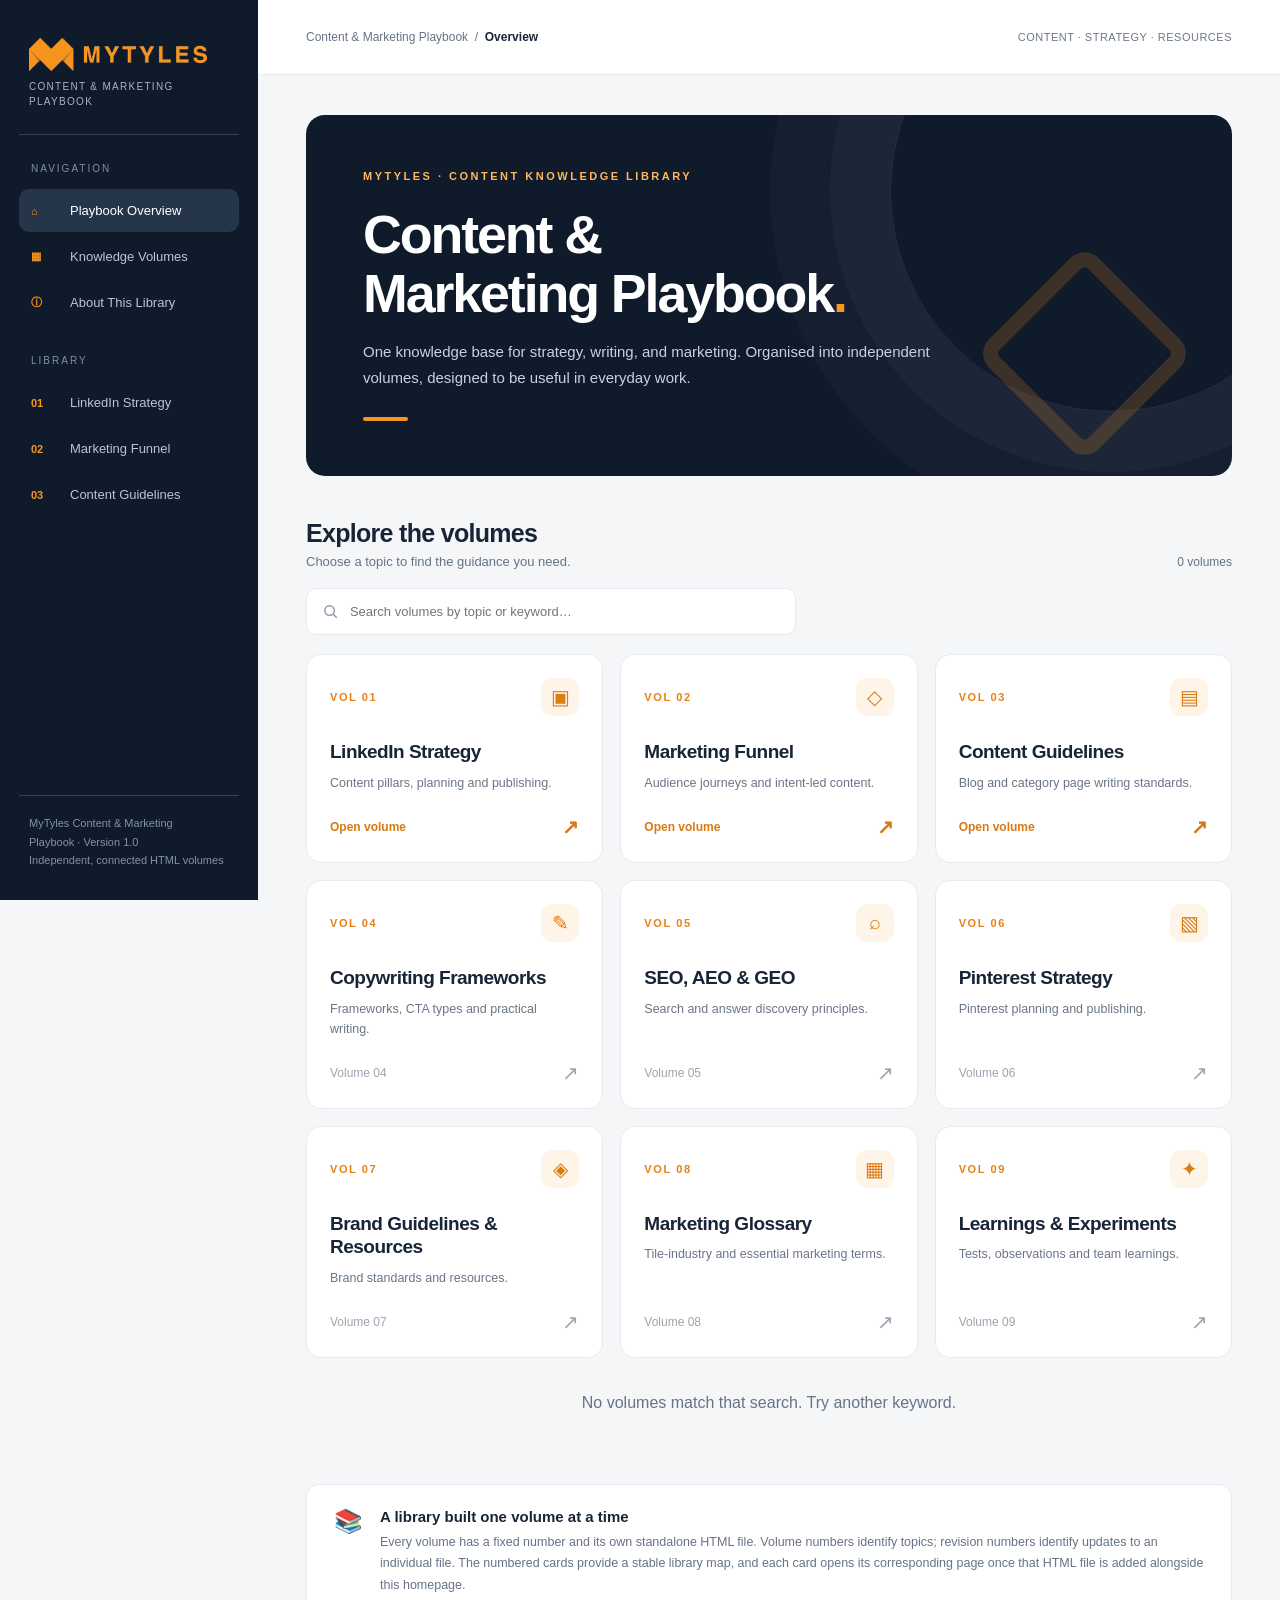
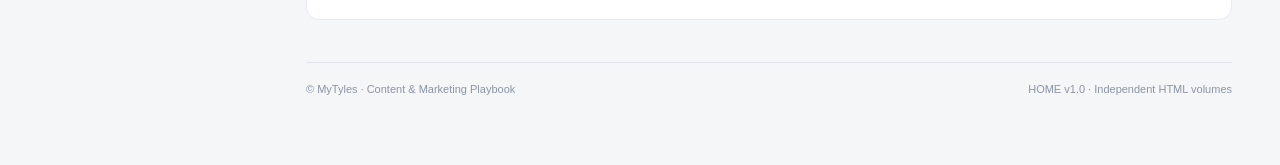
<file: index.html>
<!DOCTYPE html>

<html lang="en"><head><meta charset="utf-8"/><meta content="width=device-width,initial-scale=1" name="viewport"/><meta content="#0F1A2A" name="theme-color"/><title>MyTyles | Content &amp; Marketing Playbook</title><style>
:root{--navy:#0f1a2a;--navy2:#17283d;--orange:#f89521;--ink:#182437;--muted:#667386;--line:#e8ebf0;--bg:#f5f6f8}*{box-sizing:border-box}html{scroll-behavior:smooth}body{margin:0;background:var(--bg);color:var(--ink);font-family:'Outfit','Montserrat',Inter,'Segoe UI',Arial,sans-serif}button,input{font:inherit}a{color:inherit;text-decoration:none}.shell{display:grid;grid-template-columns:258px minmax(0,1fr);min-height:100vh}.side{background:var(--navy);color:#e5eaf1;padding:30px 19px;position:sticky;top:0;height:100vh;display:flex;flex-direction:column}.brand{display:flex;gap:11px;align-items:center;padding:4px 8px 26px;border-bottom:1px solid #344055}.brandmark{width:36px;height:36px;border-radius:11px;background:var(--orange);display:grid;place-items:center;color:var(--navy);font-weight:900;font-size:22px}.brand strong{display:block;font-size:21px;letter-spacing:-.7px}.brand small{font-size:9px;color:#a8b5c6;letter-spacing:1.25px;line-height:1.45;display:block;margin-top:3px}.navlabel{font-size:10px;color:#8192a7;letter-spacing:2px;margin:28px 12px 12px;text-transform:uppercase}.nav a{display:flex;align-items:center;gap:11px;border-radius:10px;padding:13px 12px;color:#b9c6d6;font-size:13px;margin:3px 0}.nav a:hover,.nav a.active{background:#26364a;color:#fff}.nav .num{color:var(--orange);font-weight:800;font-size:11px;width:28px}.foot{margin-top:auto;padding:18px 10px 0;border-top:1px solid #344055;color:#8292a6;font-size:11px;line-height:1.7}.main{min-width:0}.top{height:75px;background:white;border-bottom:1px solid var(--line);display:flex;align-items:center;justify-content:space-between;padding:0 48px;gap:15px}.crumb{font-size:12px;color:var(--muted)}.crumb b{color:var(--ink)}.topright{font-size:11px;color:#6b788b;letter-spacing:.5px}.content{max-width:1300px;margin:auto;padding:40px 48px 70px}.hero{background:var(--navy);color:white;border-radius:19px;padding:55px 57px;position:relative;overflow:hidden;min-height:320px}.hero:before{content:"";position:absolute;width:440px;height:440px;border:1px solid #ffffff19;border-radius:50%;right:-100px;top:-145px;box-shadow:0 0 0 60px #ffffff08,0 0 0 120px #ffffff06}.hero:after{content:"";position:absolute;right:70px;bottom:45px;width:125px;height:125px;border:15px solid #f8952130;transform:rotate(45deg);border-radius:20px}.eyebrow{font-size:11px;letter-spacing:2.5px;color:#ffb65e;font-weight:750}.hero h1{font-size:clamp(35px,4.2vw,57px);letter-spacing:-2.1px;line-height:1.09;max-width:670px;margin:23px 0 17px;font-weight:750;position:relative;z-index:1}.hero p{color:#c8d3e1;font-size:15px;line-height:1.7;max-width:580px;margin:0;position:relative;z-index:1}.herobar{width:45px;height:4px;background:var(--orange);border-radius:3px;margin-top:27px}.sectionhead{display:flex;justify-content:space-between;align-items:end;gap:20px;margin:43px 0 19px}.sectionhead h2{font-size:25px;letter-spacing:-.7px;margin:0 0 6px}.sectionhead p{font-size:13px;color:var(--muted);margin:0}.count{font-size:12px;color:var(--muted);white-space:nowrap}.toolbar{display:flex;align-items:center;gap:12px;margin-bottom:19px}.search{display:flex;align-items:center;gap:11px;background:white;border:1px solid var(--line);border-radius:10px;padding:0 15px;max-width:490px;flex:1}.search svg{width:18px;color:#8b96a6}.search input{border:0;outline:0;width:100%;padding:15px 0;background:transparent;font-size:13px}.clear{border:0;background:none;color:#6a7585;cursor:pointer;padding:8px}.grid{display:grid;grid-template-columns:repeat(3,minmax(0,1fr));gap:17px}.tile{background:#fff;border:1px solid #e7eaf0;border-radius:15px;padding:23px;min-height:205px;display:flex;flex-direction:column;transition:transform .18s,border-color .18s,box-shadow .18s}.tile.available:hover{transform:translateY(-4px);border-color:#f8ba76;box-shadow:0 12px 30px #17283d13}.tile-top{display:flex;align-items:center;justify-content:space-between}.vol{color:#e78115;font-size:11px;letter-spacing:1.6px;font-weight:800}.glyph{width:38px;height:38px;border-radius:11px;background:#fff4e8;display:grid;place-items:center;color:#dc7c12;font-size:20px}.tile h3{font-size:19px;line-height:1.25;letter-spacing:-.5px;margin:24px 0 9px}.tile p{font-size:12.5px;color:#697587;line-height:1.6;margin:0 0 22px}.tile-bottom{margin-top:auto;display:flex;align-items:center;justify-content:space-between;color:#d77a15;font-size:12px;font-weight:700}.tile:not(.available) .tile-bottom{color:#9ba4af;font-weight:500}.tile:not(.available){cursor:default}.tile:focus-visible,.nav a:focus-visible{outline:3px solid var(--orange);outline-offset:3px}.tile-bottom span:last-child{font-size:20px}.empty{padding:36px;text-align:center;color:var(--muted);display:none}.note{margin-top:36px;background:#fff;border:1px solid var(--line);border-radius:13px;padding:23px 27px;display:flex;gap:17px;align-items:start}.noteicon{font-size:23px}.note h3{font-size:15px;margin:0 0 7px}.note p{font-size:12.5px;line-height:1.7;color:var(--muted);margin:0}.bottom{margin-top:42px;padding-top:20px;border-top:1px solid #e1e5ea;display:flex;justify-content:space-between;gap:15px;color:#8a95a5;font-size:11px}.mobiletop{display:none}@media(max-width:1050px){.grid{grid-template-columns:repeat(2,minmax(0,1fr))}.content{padding:30px}.top{padding:0 30px}}@media(max-width:720px){.shell{display:block}.side{display:none}.mobiletop{display:flex;align-items:center;gap:10px;background:var(--navy);color:#fff;padding:14px 20px}.mobiletop .brandmark{width:29px;height:29px;font-size:18px}.top{height:54px;padding:0 20px}.content{padding:20px 16px 45px}.hero{padding:34px 25px;min-height:285px}.hero h1{font-size:38px}.hero:after{right:-15px;bottom:-10px}.grid{grid-template-columns:1fr}.tile{min-height:180px}.sectionhead{margin-top:32px}.bottom{flex-direction:column}.topright{display:none}}
</style><style>.brand{display:block;padding:8px 10px 25px}.brand .home-logo{display:block;width:178px;height:auto;max-height:70px;object-fit:contain;object-position:left center;margin-bottom:8px}.brand small{font-size:10px;letter-spacing:1.3px;line-height:1.5}.nav a{min-height:43px}</style></head><body><div class="shell"><aside class="side"><div class="brand"><img alt="MyTyles official logo" class="home-logo" src="mytyles-logo.png"/><small>CONTENT &amp; MARKETING PLAYBOOK</small></div><div class="navlabel">Navigation</div><nav class="nav"><a class="active" href="#top"><span class="num">⌂</span>Playbook Overview</a><a class="" href="#volumes"><span class="num">▦</span>Knowledge Volumes</a><a class="" href="#about"><span class="num">ⓘ</span>About This Library</a></nav><div class="navlabel">Library</div><nav aria-label="Available volumes" class="nav" data-library-home-list=""></nav><div class="foot">MyTyles Content &amp; Marketing<br/>Playbook · Version 1.0<br/>Independent, connected HTML volumes</div></aside><main class="main"><div class="mobiletop"><div class="brandmark">M</div><strong>MyTyles <span style="font-weight:400;color:#aab6c5">/ Playbook</span></strong></div><header class="top"><div class="crumb">Content &amp; Marketing Playbook  /  <b>Overview</b></div><div class="topright">CONTENT · STRATEGY · RESOURCES</div></header><div class="content"><section class="hero" id="top"><div class="eyebrow">MYTYLES · CONTENT KNOWLEDGE LIBRARY</div><h1>Content &amp;<br/>Marketing Playbook<span style="color:var(--orange)">.</span></h1><p>One knowledge base for strategy, writing, and marketing. Organised into independent volumes, designed to be useful in everyday work.</p><div class="herobar"></div></section><section id="volumes"><div class="sectionhead"><div><h2>Explore the volumes</h2><p>Choose a topic to find the guidance you need.</p></div><div class="count" id="counter">10 volumes</div></div><div class="toolbar"><label class="search"><svg fill="none" stroke="currentColor" stroke-width="2" viewbox="0 0 24 24"><circle cx="10.8" cy="10.8" r="6.8"></circle><path d="m16 16 5 5"></path></svg><input aria-label="Search volumes" id="search" placeholder="Search volumes by topic or keyword…" type="search"/><button aria-label="Clear search" class="clear" hidden="" id="clear">×</button></label></div><div class="grid" data-library-cards="" id="grid"></div><div class="empty" id="empty">No volumes match that search. Try another keyword.</div></section><section class="note" id="about"><div class="noteicon">📚</div><div><h3>A library built one volume at a time</h3><p>Every volume has a fixed number and its own standalone HTML file. Volume numbers identify topics; revision numbers identify updates to an individual file. The numbered cards provide a stable library map, and each card opens its corresponding page once that HTML file is added alongside this homepage.</p></div></section><footer class="bottom"><span>© MyTyles · Content &amp; Marketing Playbook</span><span>HOME v1.0 · Independent HTML volumes</span></footer></div></main></div><script>const input=document.getElementById('search'),cards=[...document.querySelectorAll('.tile')],counter=document.getElementById('counter'),empty=document.getElementById('empty'),clear=document.getElementById('clear');function filter(){let q=input.value.trim().toLowerCase(),n=0;cards.forEach(c=>{let match=(c.textContent+' '+c.dataset.search).toLowerCase().includes(q);c.hidden=!match;if(match)n++});counter.textContent=n+' '+(n===1?'volume':'volumes');empty.style.display=n?'none':'block';clear.hidden=!q}input.addEventListener('input',filter);clear.addEventListener('click',()=>{input.value='';filter();input.focus()});filter();</script><script src="volumes.js"></script><script src="playbook.js"></script></body></html>
</file>
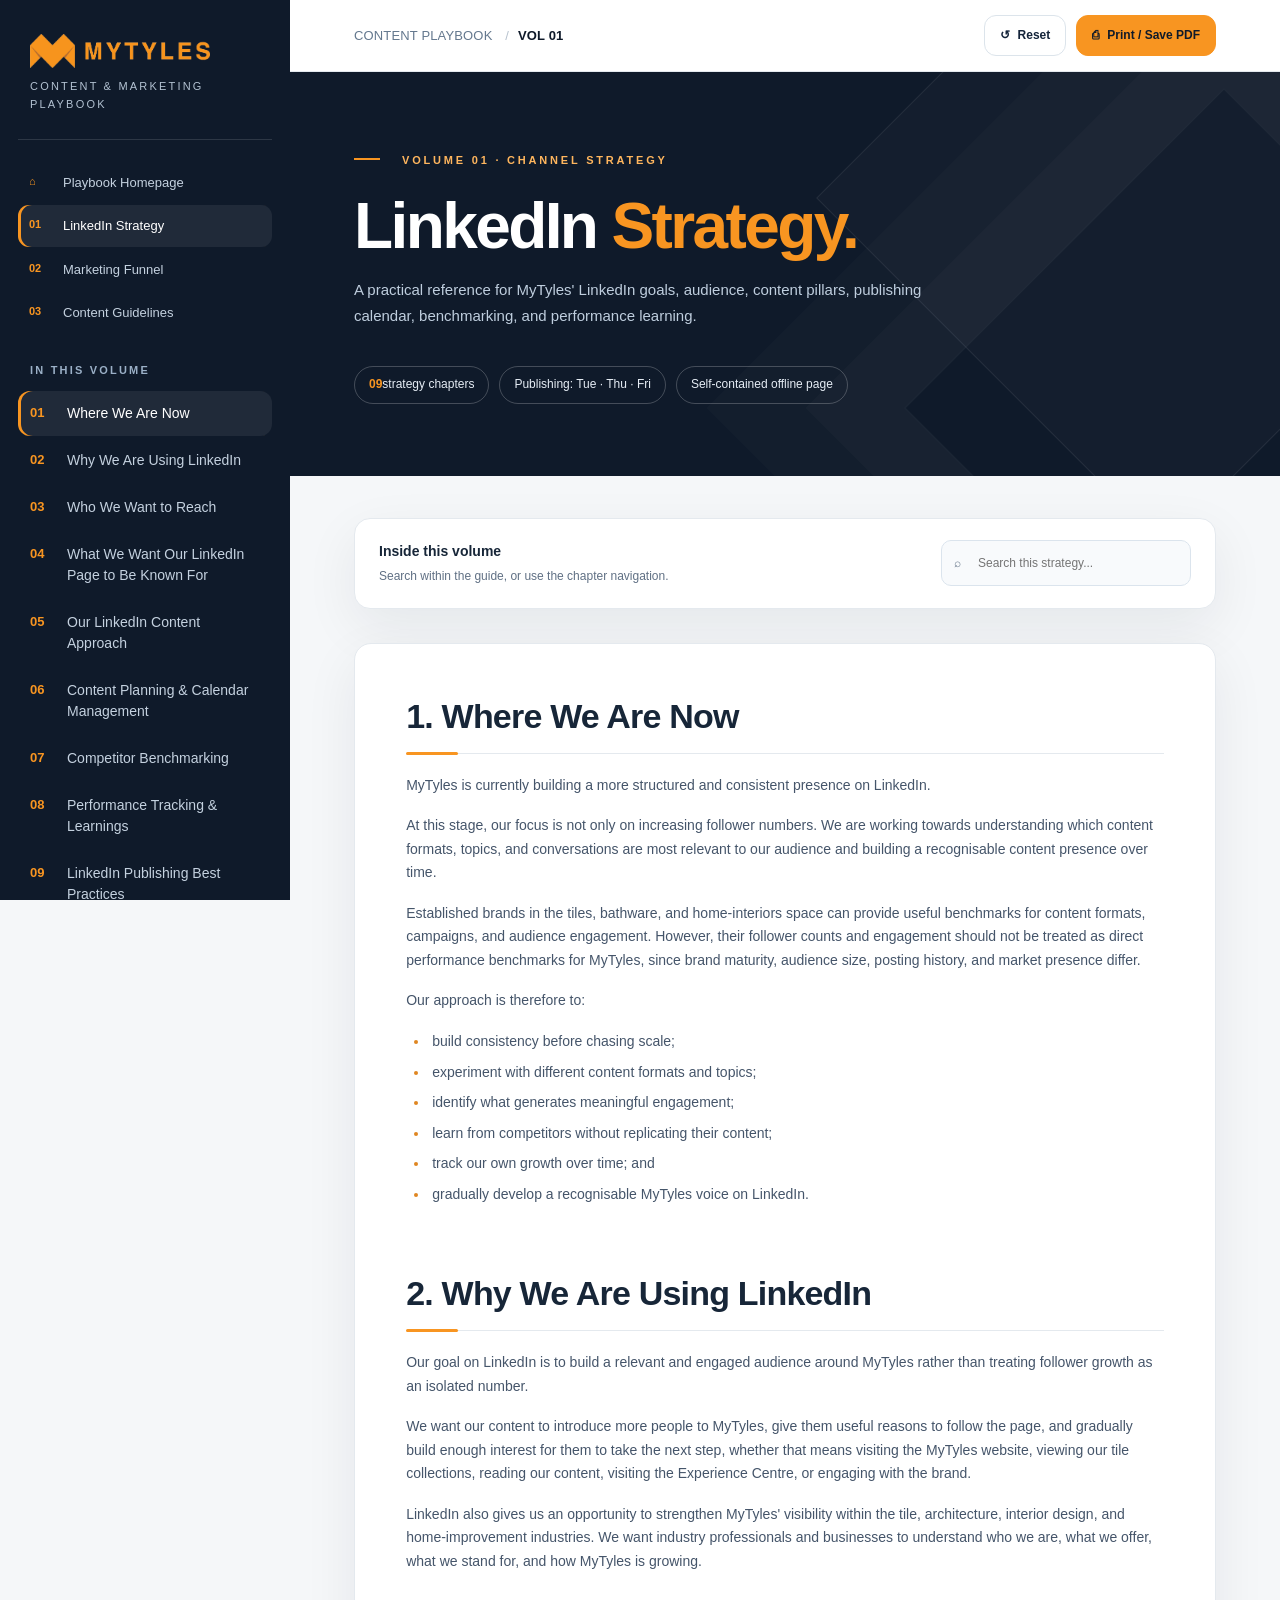
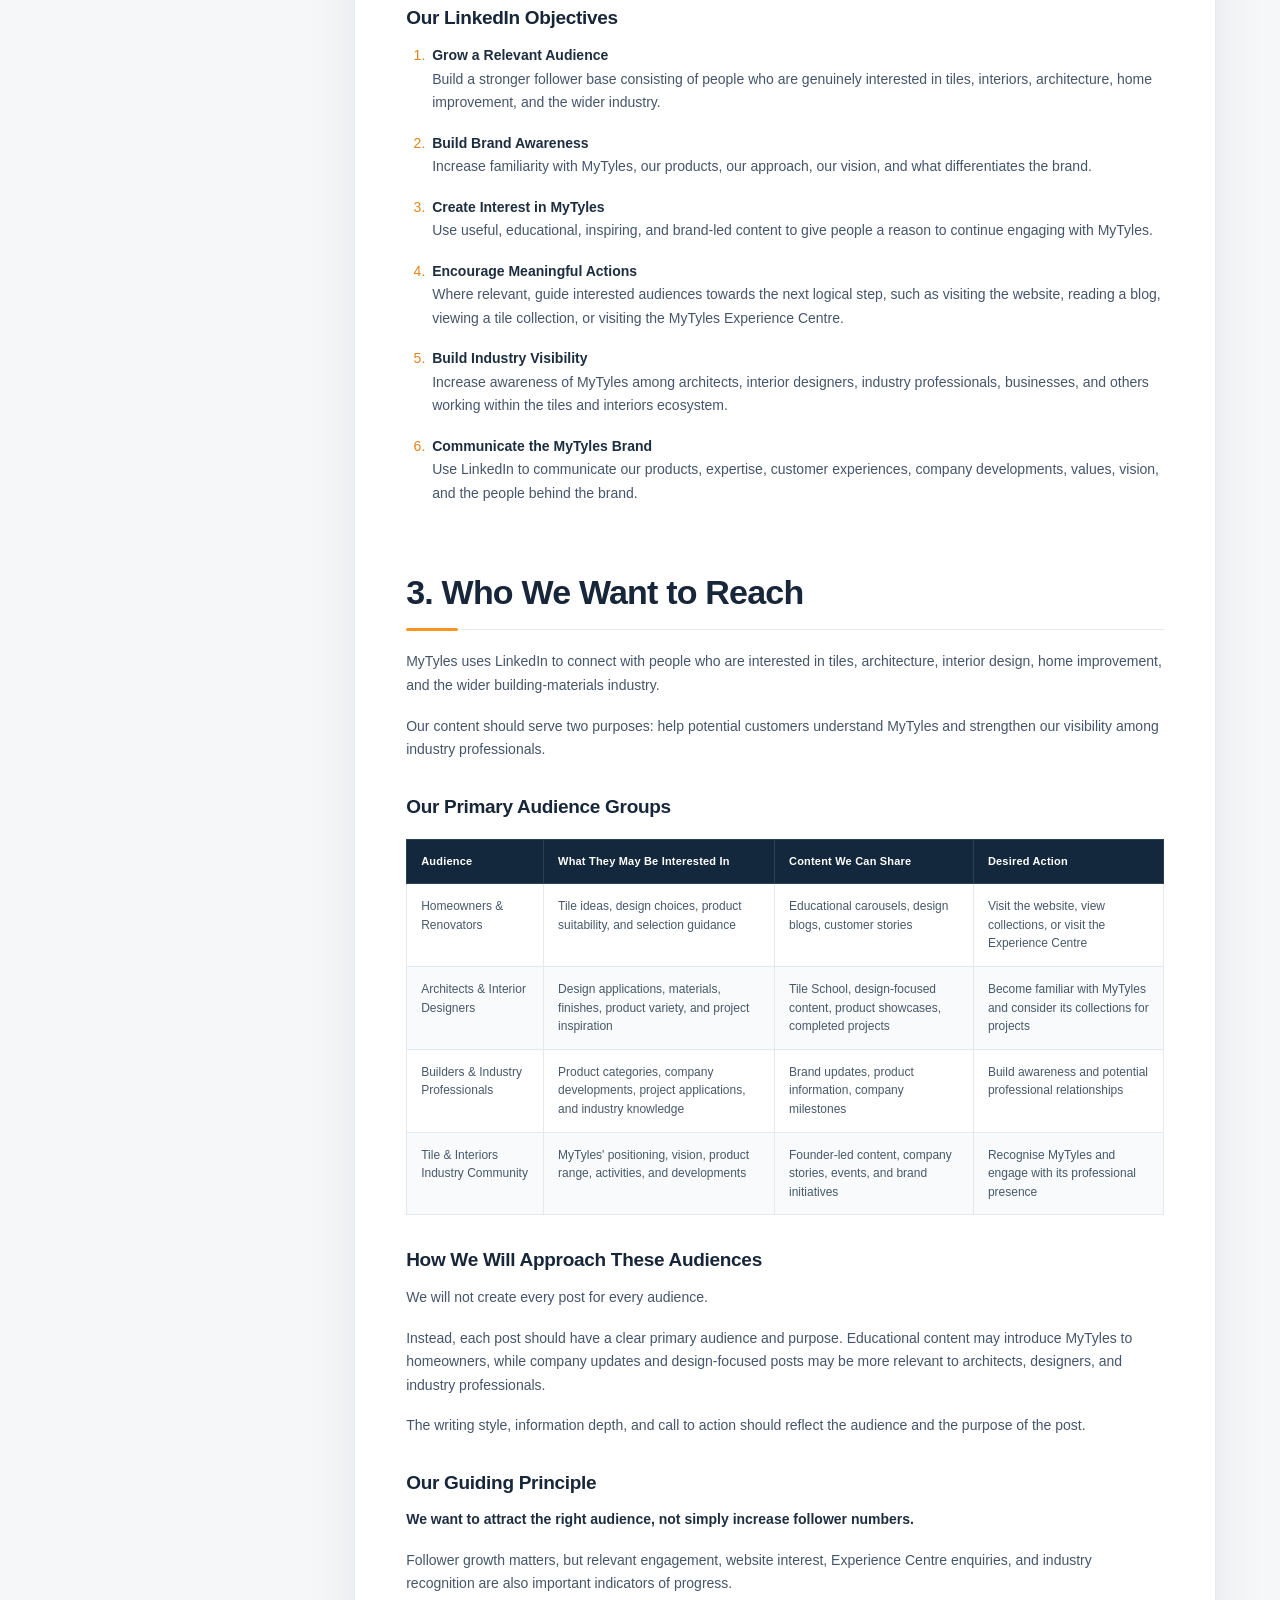
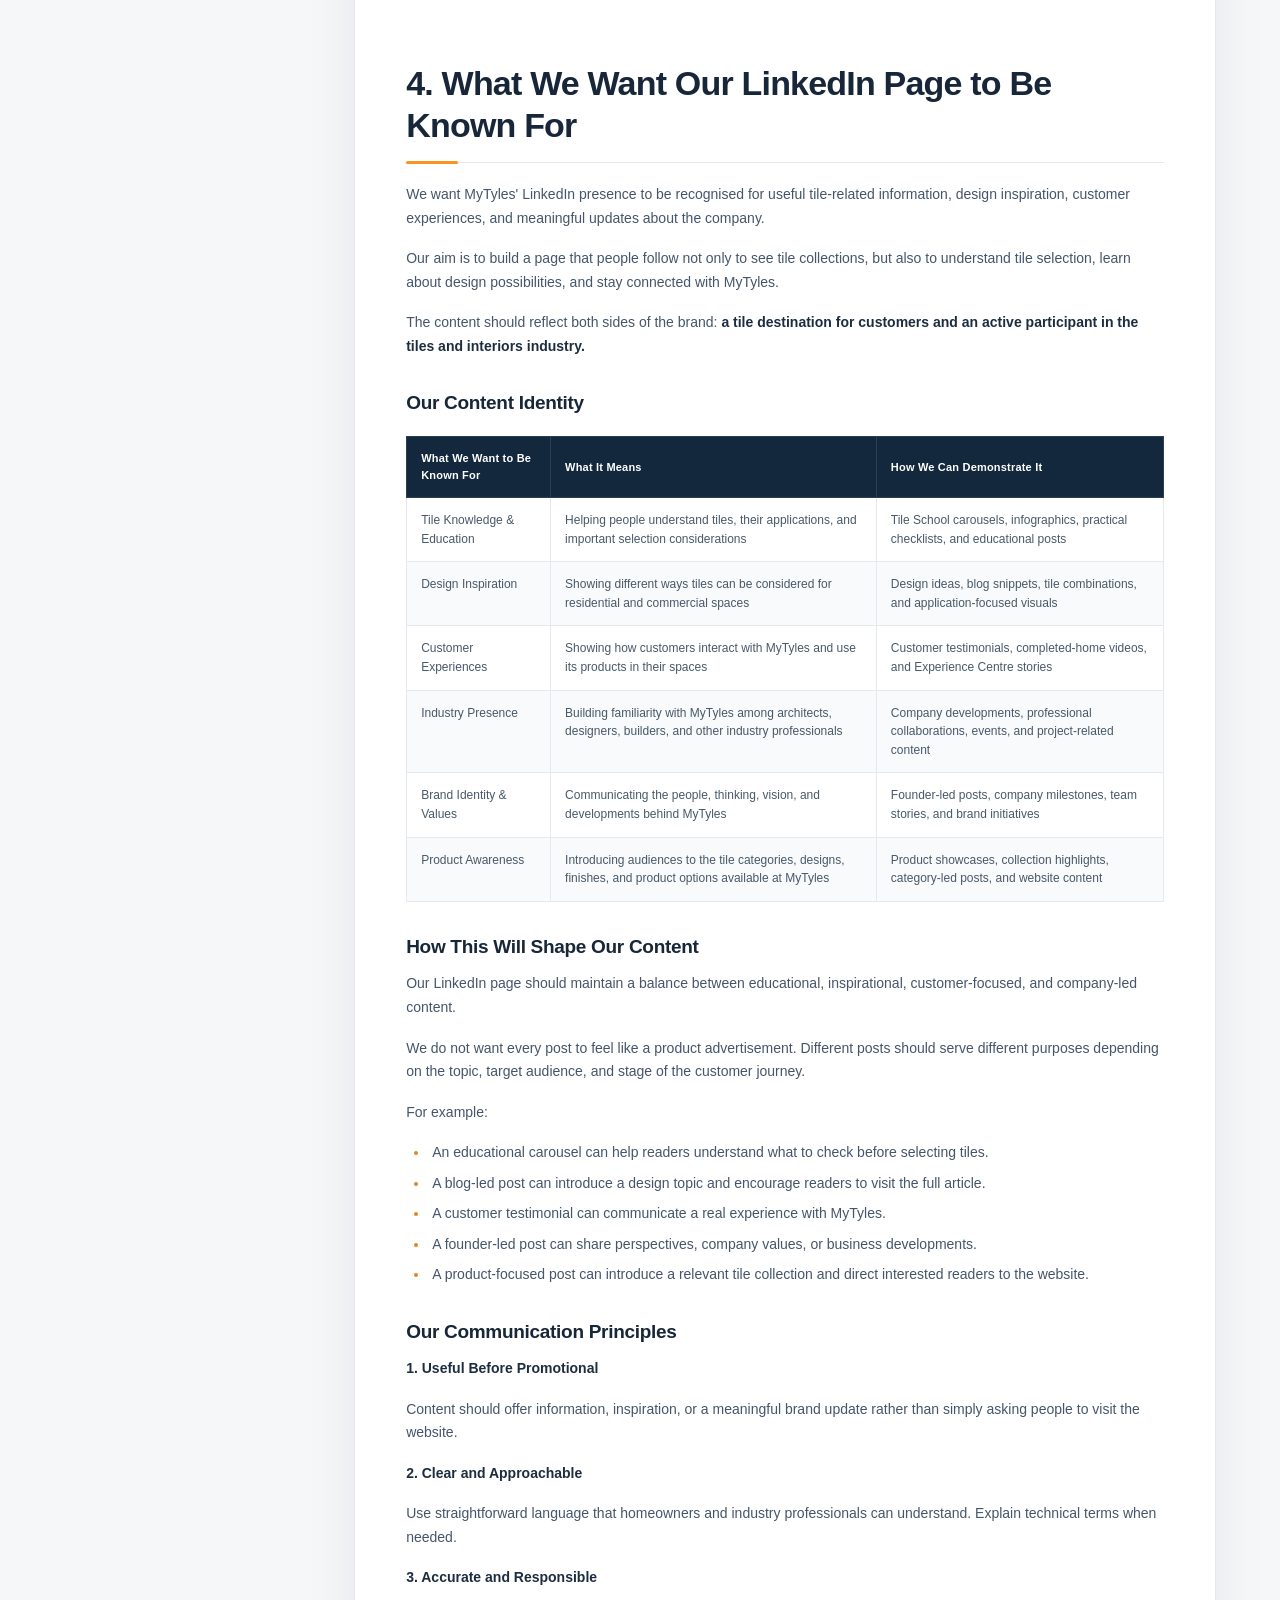
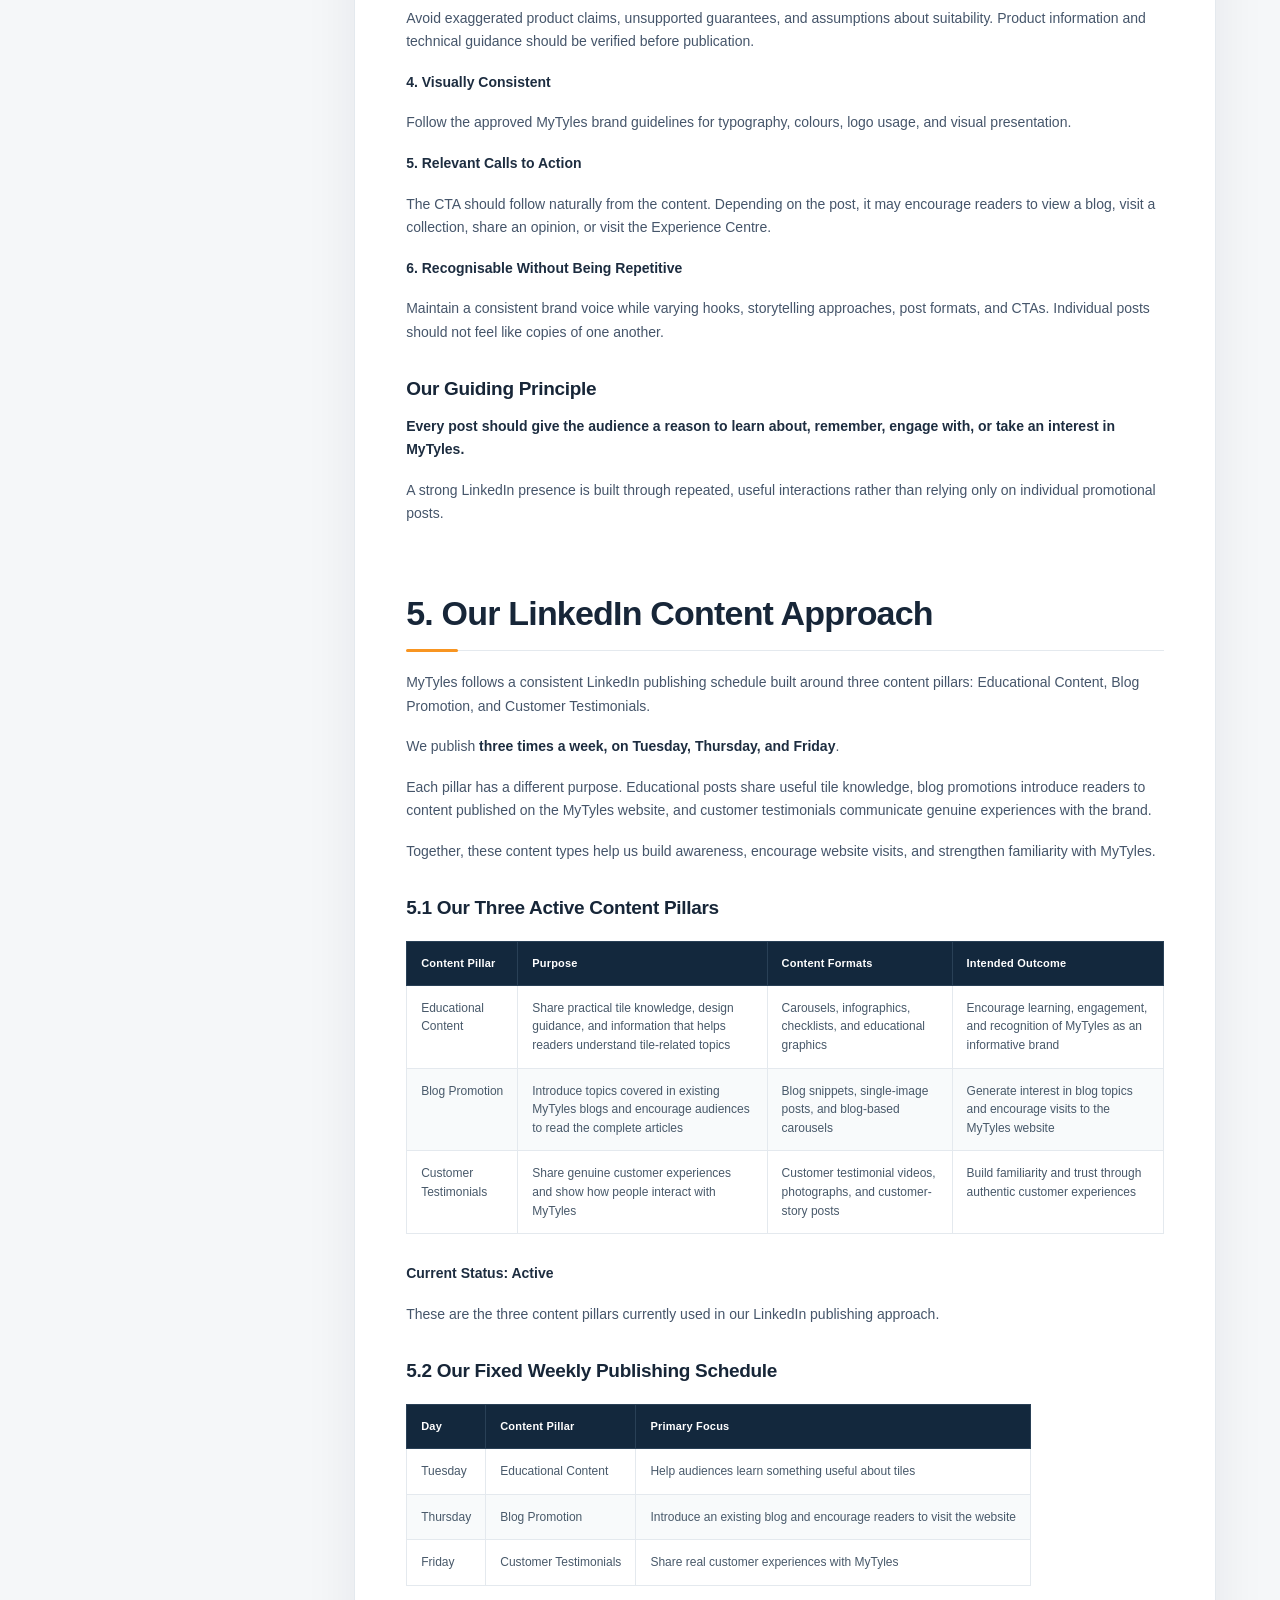
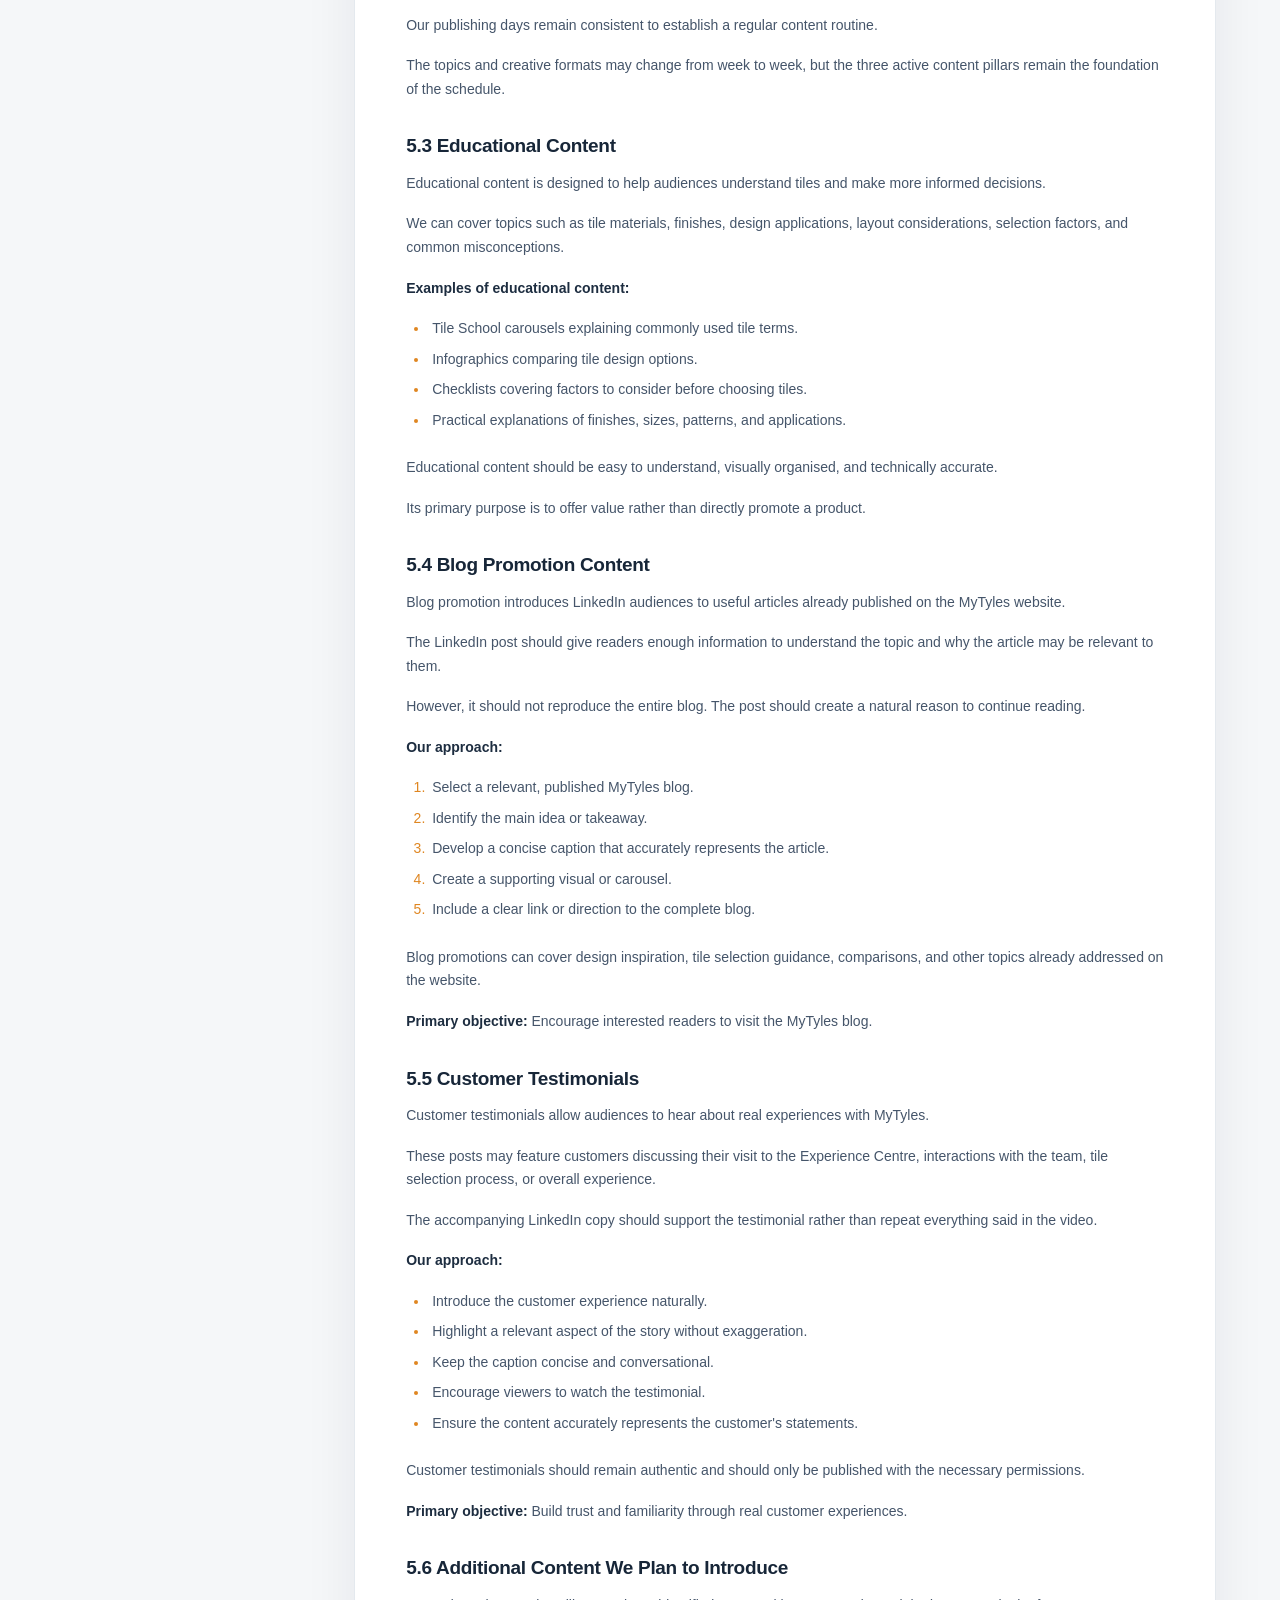
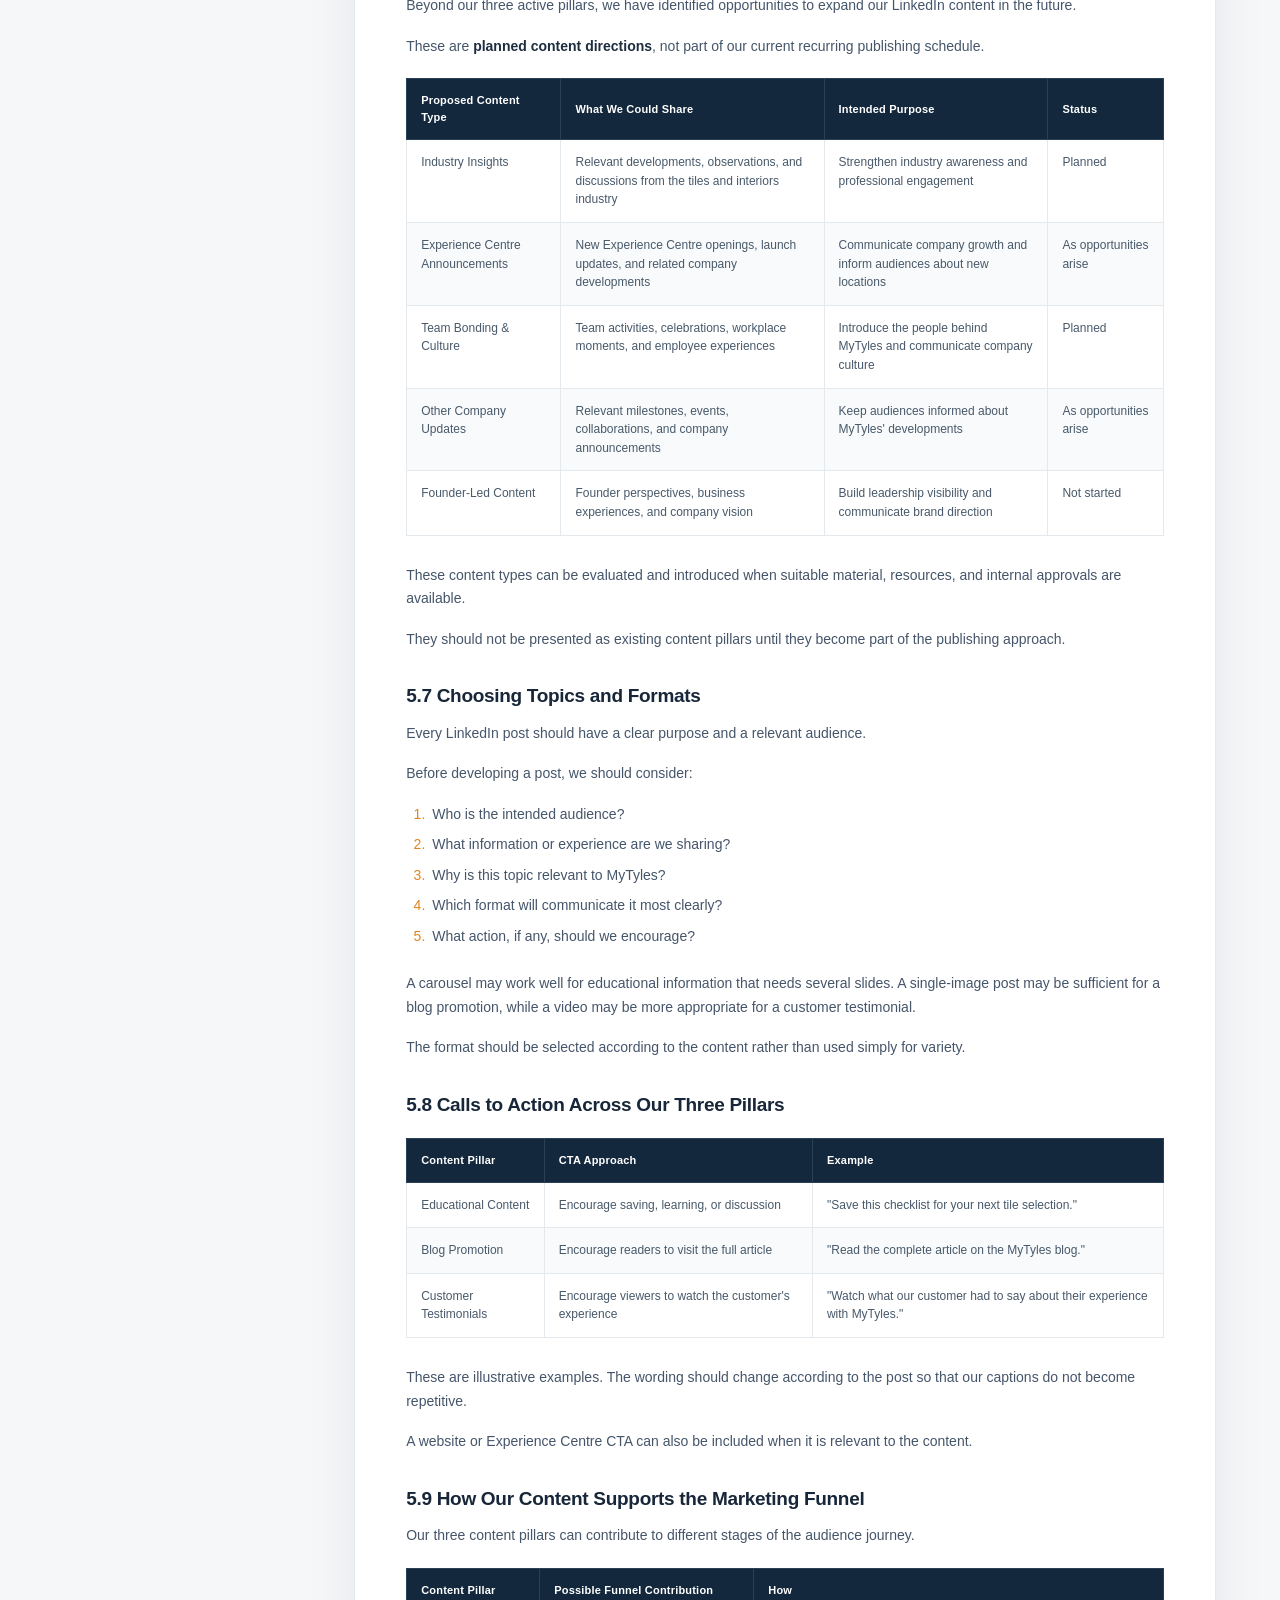
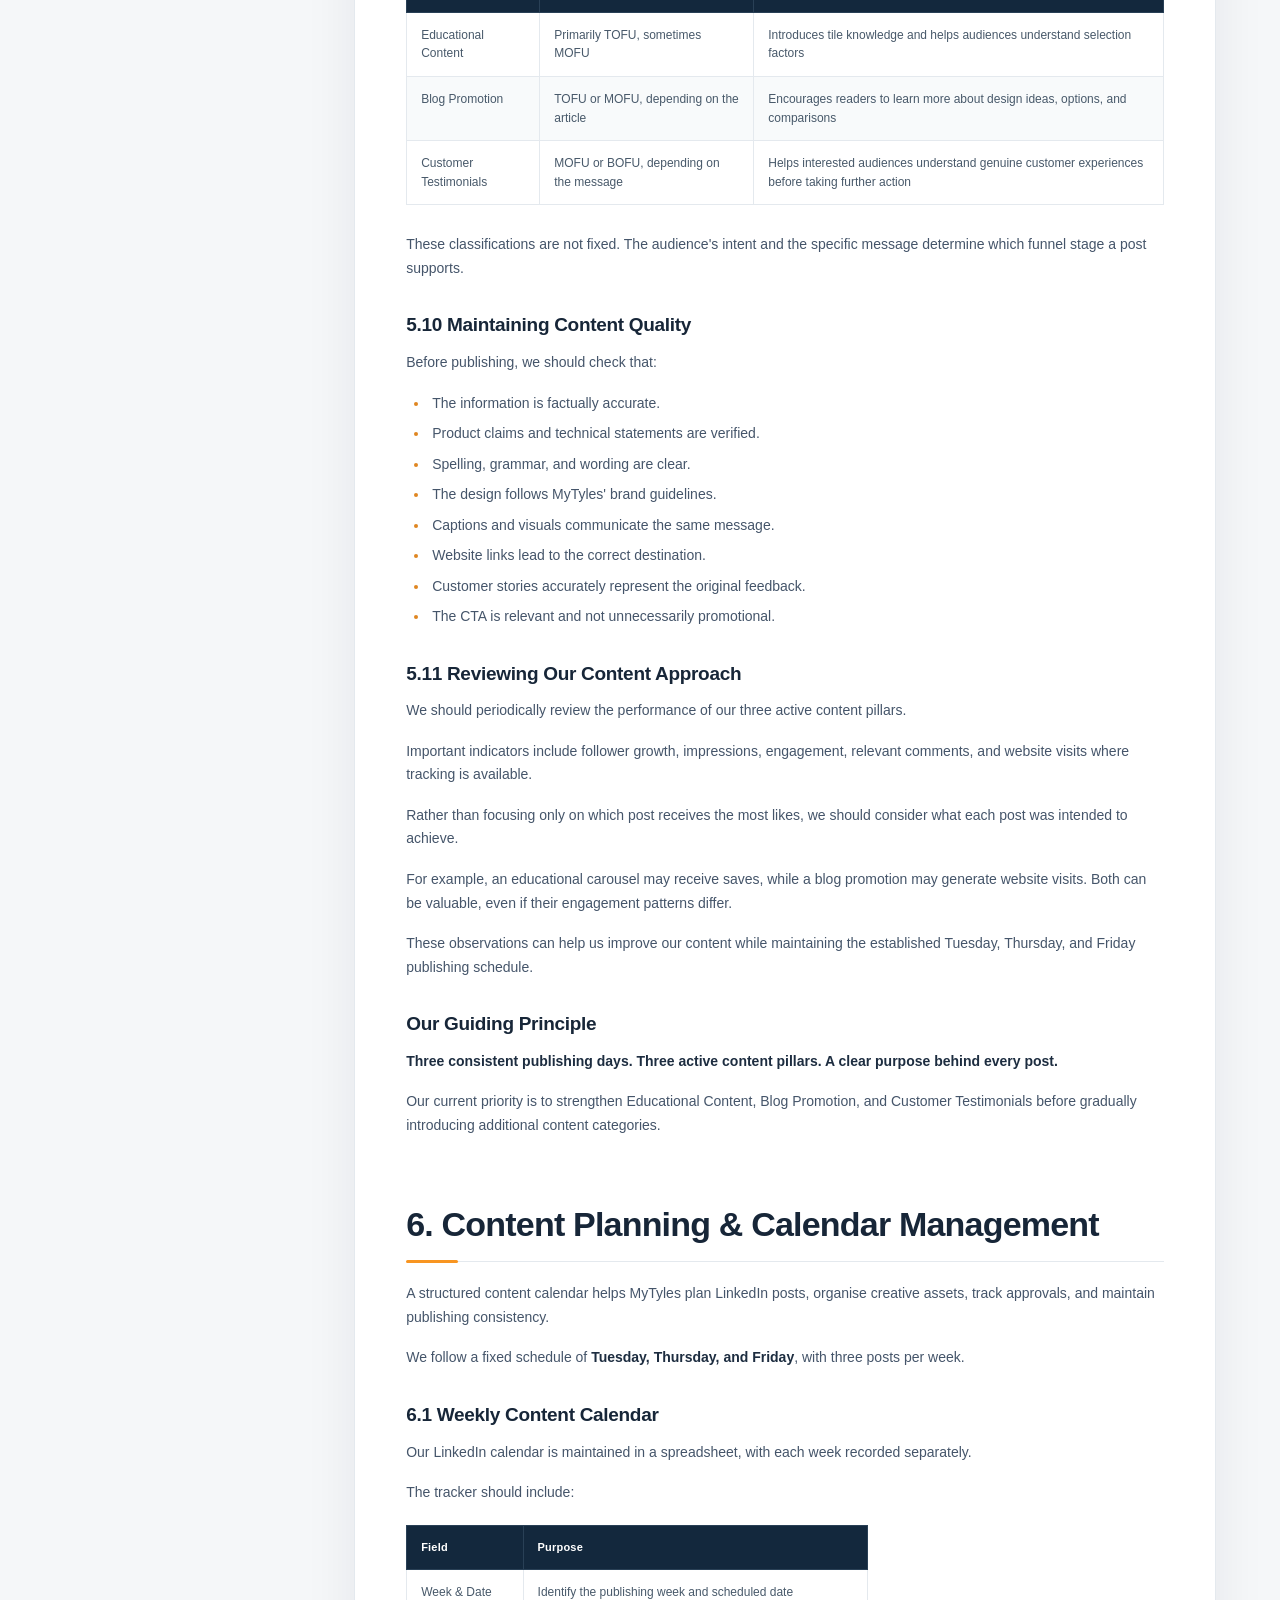
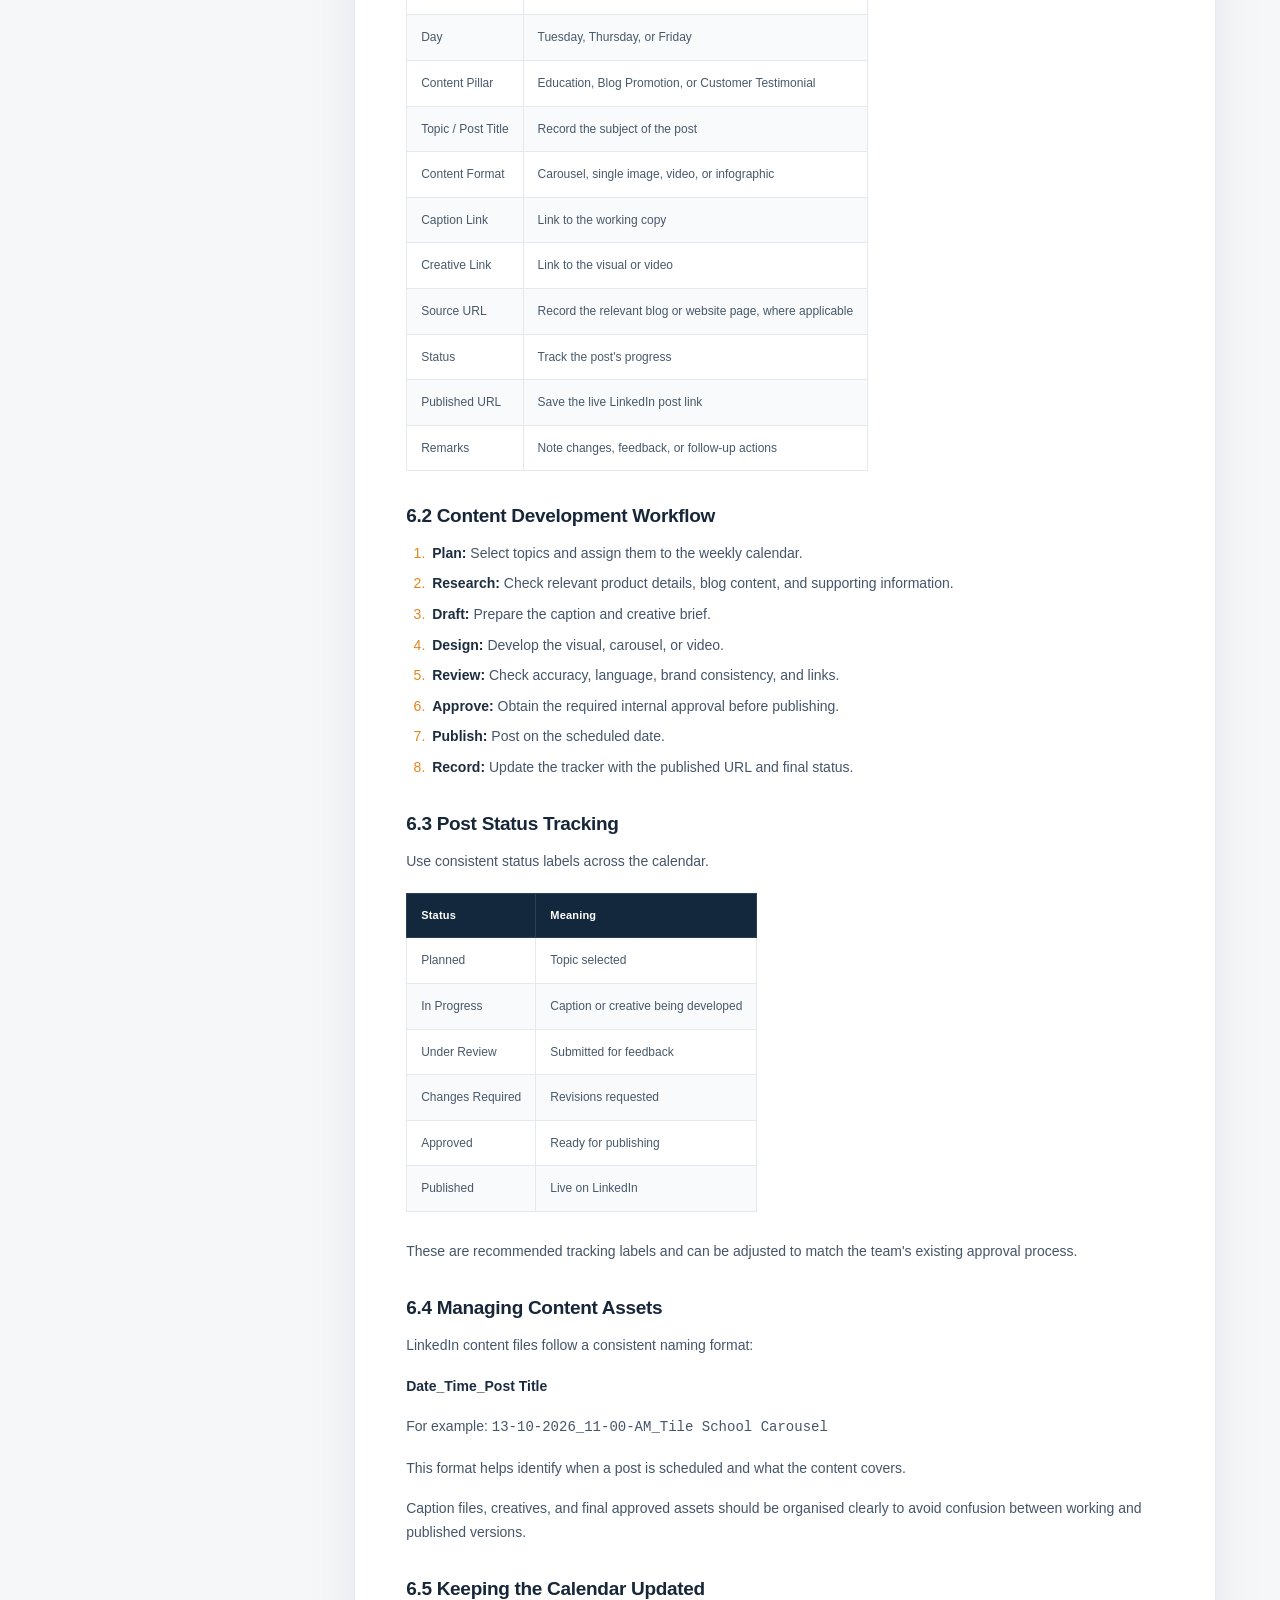
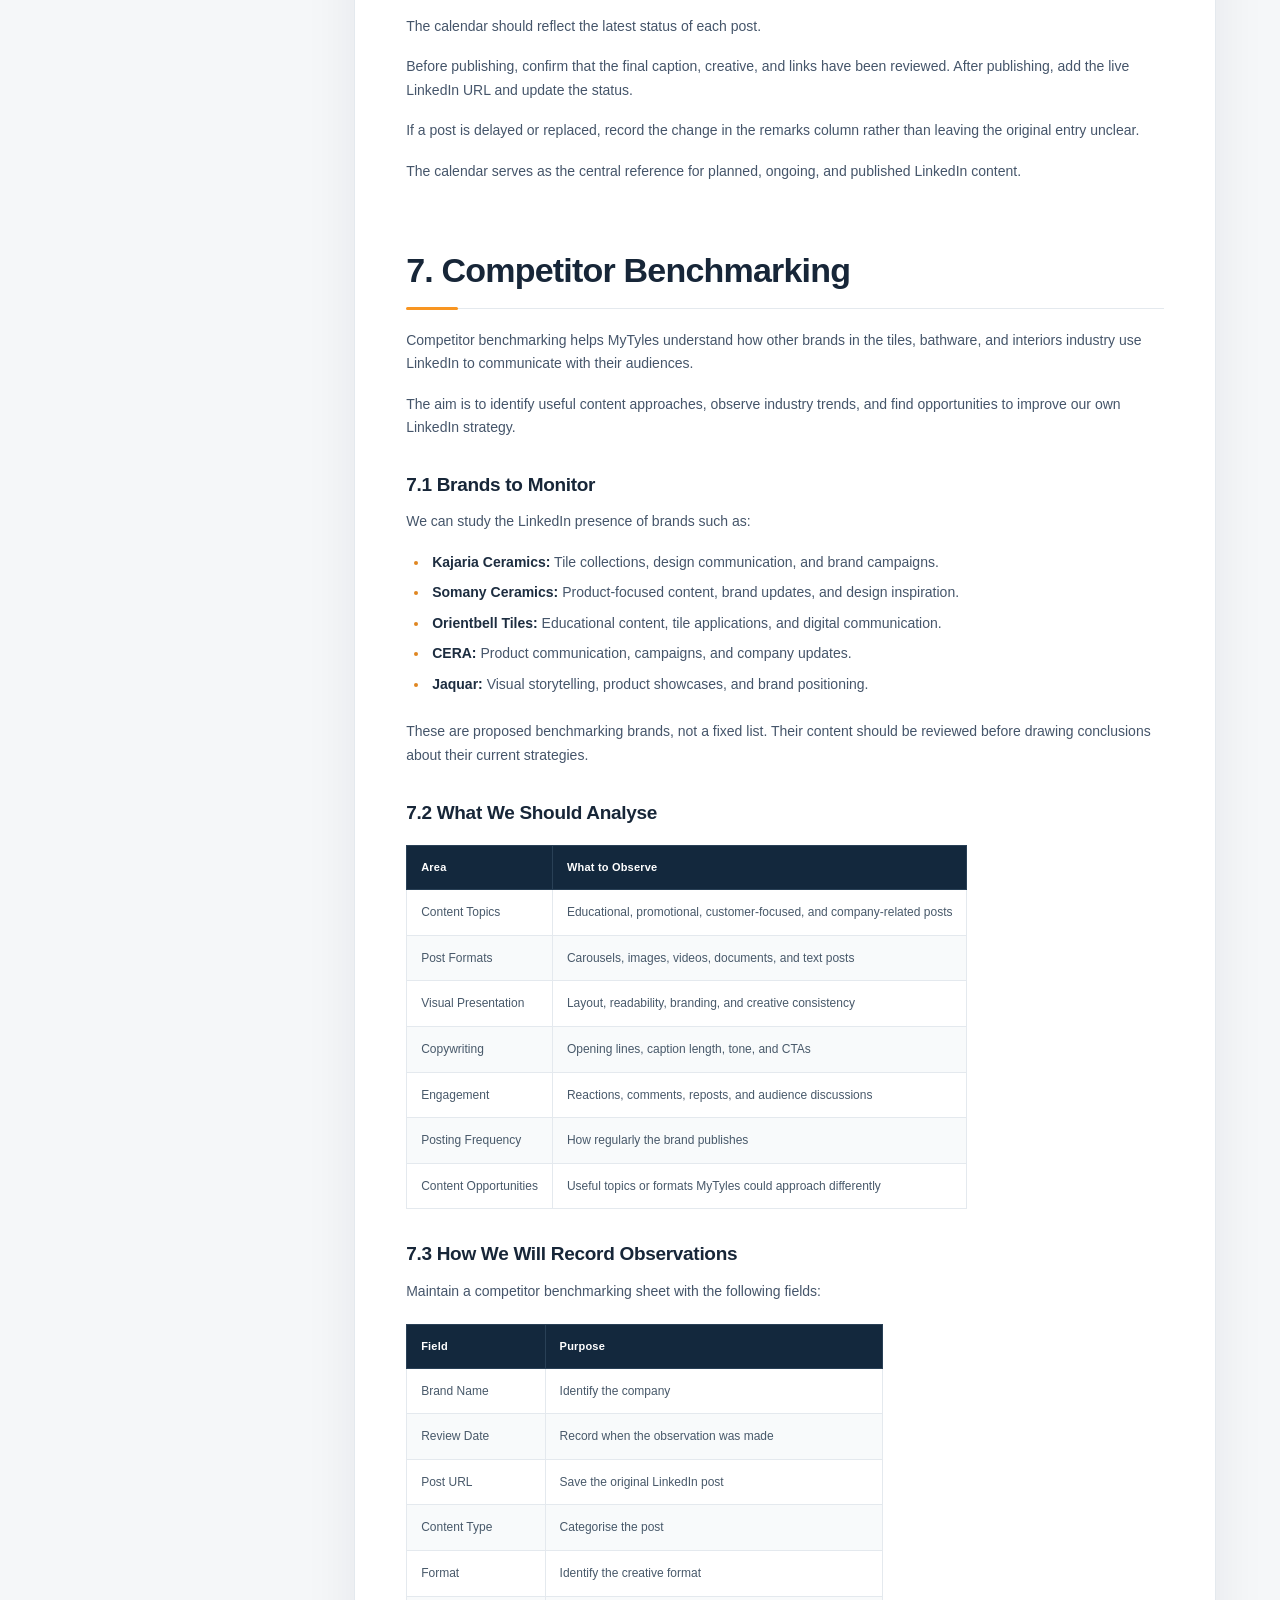
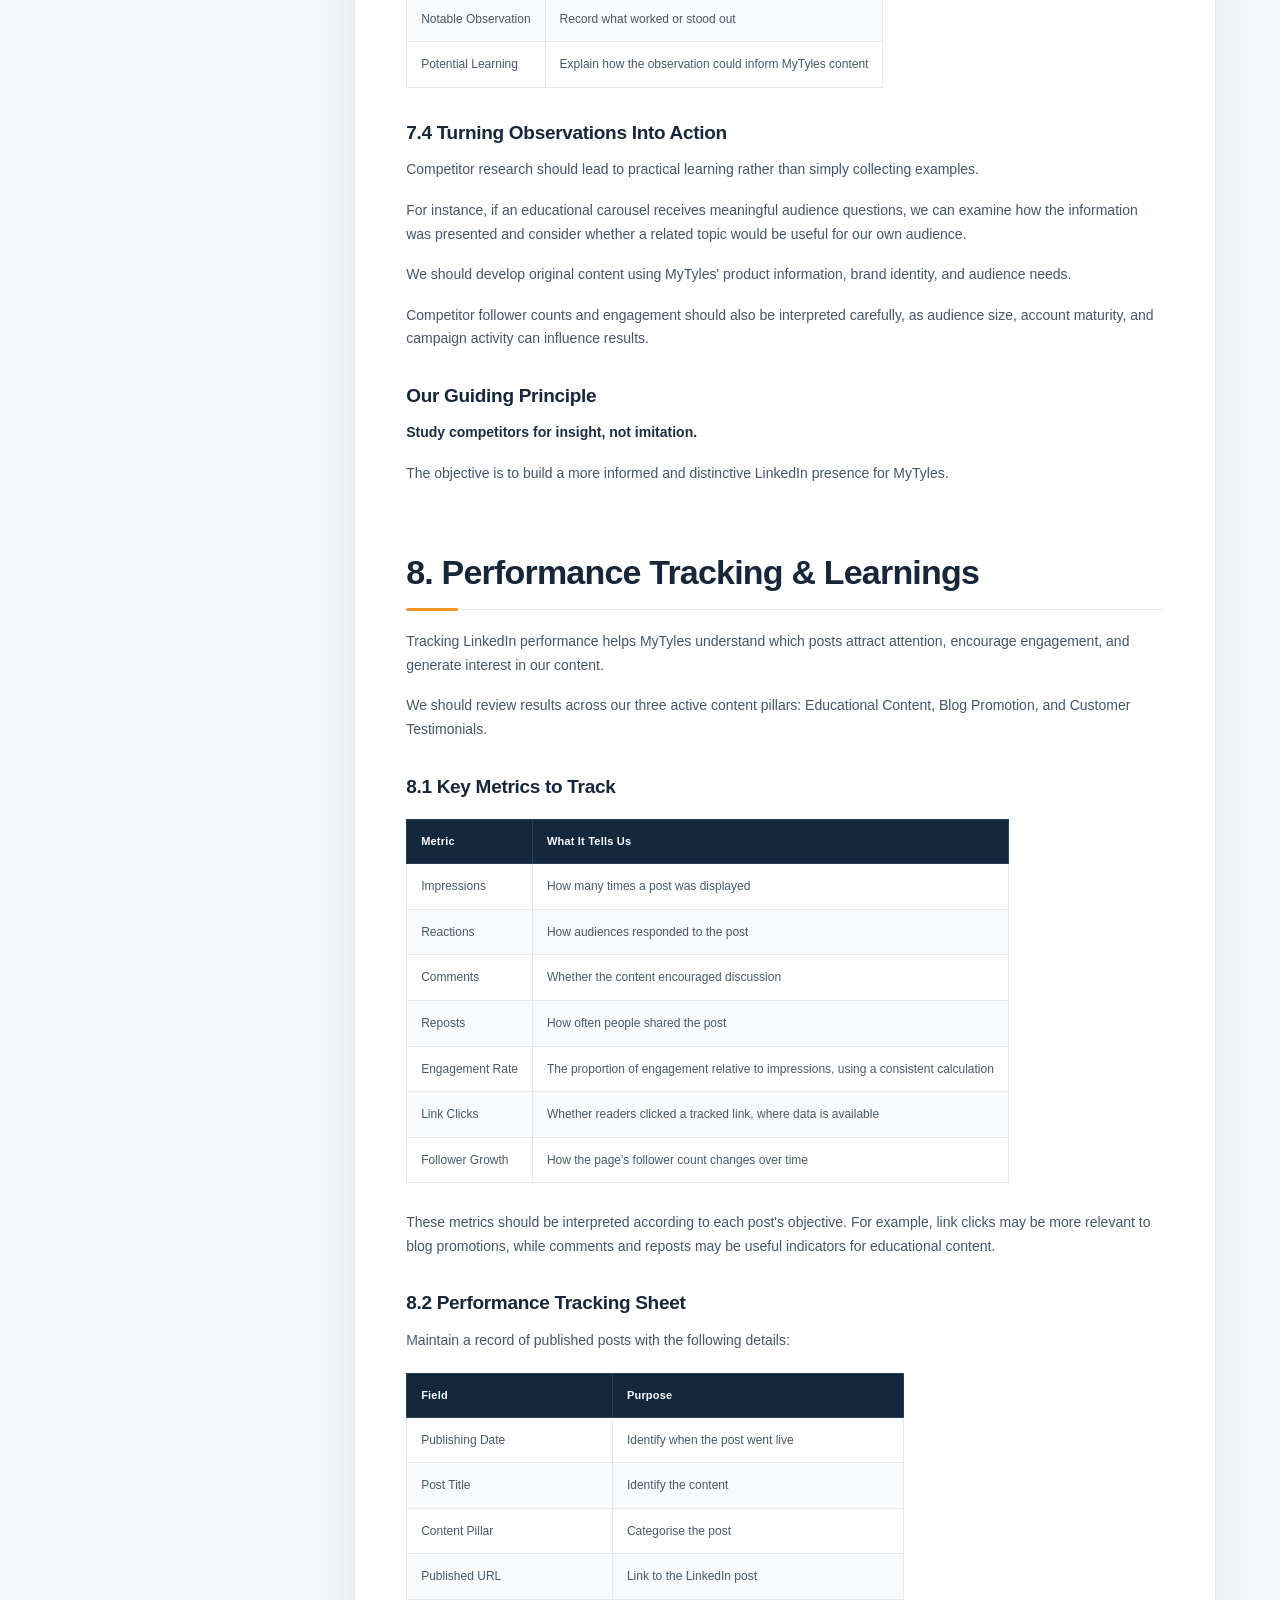
<file: VOL-01_LinkedIn-Strategy.html>
<!DOCTYPE html>

<html lang="en"><head><meta charset="utf-8"/><meta content="width=device-width,initial-scale=1" name="viewport"/>
<meta content="#0F1A2A" name="theme-color"/><meta content="MyTyles Content &amp; Marketing Playbook, Volume 01: LinkedIn Strategy." name="description"/>
<title>VOL 01 · LinkedIn Strategy | MyTyles Playbook</title>
<style>
:root{--navy:#0F1A2A;--navy2:#17283c;--orange:#F89521;--ink:#172638;--muted:#607084;--line:#e4e9ee;--surface:#fff;--bg:#f5f7f9;--soft:#fff4e7;--shadow:0 18px 54px rgba(12,29,47,.07)}
*{box-sizing:border-box}html{scroll-behavior:smooth;scroll-padding-top:100px}body{margin:0;color:var(--ink);background:var(--bg);font-family:Outfit,Montserrat,'Segoe UI',Arial,sans-serif;line-height:1.68;-webkit-font-smoothing:antialiased}button,input{font:inherit}a{color:inherit}button{cursor:pointer}.layout{display:grid;grid-template-columns:290px minmax(0,1fr);min-height:100vh}.sidebar{position:sticky;top:0;height:100vh;overflow:auto;background:var(--navy);color:#eaf0f6;padding:28px 18px 24px;scrollbar-width:thin}.brand{padding:6px 12px 25px;border-bottom:1px solid #ffffff20}.brand-mark{font-size:23px;letter-spacing:-1.2px;font-weight:800;color:white}.brand-mark span{color:var(--orange)}.brand-sub{font-size:11px;letter-spacing:2.2px;text-transform:uppercase;color:#b3c2d2;margin-top:5px}.side-label{font-size:10px;text-transform:uppercase;letter-spacing:2.1px;color:#8fa5ba;margin:27px 12px 12px;font-weight:700}.nav-link{display:flex;align-items:flex-start;gap:12px;padding:11px 11px;border-radius:11px;color:#c4d1df;text-decoration:none;font-size:12.5px;line-height:1.4;margin:2px 0;transition:.2s}.nav-link:hover,.nav-link.active{background:#ffffff12;color:#fff}.nav-link.active{box-shadow:inset 3px 0 var(--orange)}.nav-index{font-size:11px;font-weight:800;color:var(--orange);min-width:22px}.side-bottom{border-top:1px solid #ffffff22;margin:28px 10px 0;padding-top:20px;font-size:12px;color:#a9b8c9}.main{min-width:0}.topbar{height:78px;display:flex;align-items:center;justify-content:space-between;padding:0 clamp(22px,5vw,74px);background:#fff;border-bottom:1px solid var(--line);gap:16px}.crumb{font-size:12px;color:var(--muted)}.crumb strong{color:var(--ink)}.top-actions{display:flex;align-items:center;gap:9px}.btn{border:1px solid #dce4eb;border-radius:10px;padding:9px 13px;background:#fff;color:#24384d;font-size:12px;font-weight:700;display:inline-flex;align-items:center;gap:8px}.btn:hover{border-color:var(--orange);color:#bd680a}.btn-primary{background:var(--orange);color:#172638;border-color:var(--orange)}.btn-primary:hover{background:#ffae50;color:#172638}.hero{background:var(--navy);color:#fff;padding:70px clamp(22px,5vw,74px) 72px;position:relative;overflow:hidden}.hero:after{content:'';position:absolute;width:390px;height:390px;border:1px solid #ffffff18;transform:rotate(45deg);right:-135px;top:-145px;box-shadow:0 0 0 70px #ffffff05,0 0 0 140px #ffffff04;pointer-events:none}.eyebrow{display:inline-flex;align-items:center;gap:10px;text-transform:uppercase;letter-spacing:2.2px;color:#ffc075;font-size:11px;font-weight:800}.eyebrow:before{content:'';width:22px;height:2px;background:var(--orange)}.hero h1{font-size:clamp(39px,5vw,65px);line-height:1.07;letter-spacing:-2.6px;max-width:790px;margin:22px 0 17px;font-weight:800}.hero h1 em{color:var(--orange);font-style:normal}.hero p{color:#bfcede;max-width:620px;font-size:15px;margin:0}.hero-meta{display:flex;flex-wrap:wrap;gap:10px;margin-top:32px}.chip{padding:7px 13px;border:1px solid #ffffff33;border-radius:100px;font-size:11px;color:#e0e9f2}.chip b{color:#ffc075}.content-wrap{max-width:1110px;margin:auto;padding:42px clamp(22px,5vw,74px) 110px}.intro-panel{display:flex;align-items:center;justify-content:space-between;gap:20px;background:#fff;border:1px solid var(--line);border-radius:16px;padding:21px 24px;margin-bottom:34px;box-shadow:var(--shadow)}.intro-panel strong{display:block;font-size:14px}.intro-panel span{display:block;color:var(--muted);font-size:12px;margin-top:3px}.search-box{position:relative;min-width:250px}.search-box input{border:1px solid #dbe4ed;border-radius:10px;padding:12px 14px 12px 36px;width:100%;font-size:12px;background:#f8fafc;outline:none}.search-box input:focus{border-color:var(--orange);background:white}.search-icon{position:absolute;left:13px;top:10px;color:#8495a7;font-size:17px}.search-info{font-size:12px;color:var(--muted);margin:0 0 16px;display:none}.article{background:var(--surface);border:1px solid var(--line);border-radius:17px;box-shadow:var(--shadow);padding:clamp(24px,4vw,56px);overflow:hidden}.article>h1{display:none}.article h2{font-size:clamp(25px,3vw,34px);line-height:1.24;letter-spacing:-.8px;margin:66px 0 20px;padding:0 0 16px;border-bottom:1px solid var(--line);position:relative}.article h2:after{content:'';width:52px;height:3px;background:var(--orange);position:absolute;bottom:-2px;left:0;border-radius:4px}.article h2:first-of-type{margin-top:0}.article h3{font-size:19px;line-height:1.3;letter-spacing:-.3px;margin:33px 0 13px}.article p,.article li{font-size:14px;color:#45556a}.article p{margin:12px 0 17px}.article strong{color:#1d2d40}.article ul,.article ol{padding-left:23px;margin:12px 0 24px}.article li{margin:7px 0;padding-left:3px}.article li::marker{color:#df8621}.article table{border-collapse:collapse;width:100%;margin:20px 0 28px;font-size:12px;line-height:1.55;min-width:540px}.article table th{background:#13283d;color:#fff;text-align:left;font-size:11px;letter-spacing:.2px;padding:13px 14px;border:1px solid #294056}.article table td{padding:13px 14px;border:1px solid #e4e9ee;vertical-align:top;color:#48596a}.article table tr:nth-child(even) td{background:#f8fafb}.article table tr:hover td{background:#fff8ee}.article table{display:block;overflow-x:auto}.article blockquote{border-left:3px solid var(--orange);padding:8px 20px;background:#fff8ee;margin:24px 0}.article a{color:#b66a14;text-underline-offset:3px}.article h2,.article h3{scroll-margin-top:20px}.section-hidden{display:none!important}.hit{background:#ffe2a6;border-radius:2px}.foot{display:flex;align-items:center;justify-content:space-between;gap:12px;padding:28px 2px 0;font-size:11px;color:#7a8897}.mobile-menu{display:none}.overlay{display:none}.back-top{position:fixed;right:25px;bottom:24px;border:0;background:var(--orange);width:43px;height:43px;border-radius:12px;box-shadow:0 8px 24px #f8952155;font-weight:800;display:none;z-index:3}.back-top.visible{display:block}
@media(max-width:900px){.layout{display:block}.sidebar{position:fixed;left:0;top:0;width:290px;transform:translateX(-100%);transition:transform .2s;z-index:11}.sidebar.open{transform:translateX(0)}.overlay.show{display:block;position:fixed;inset:0;background:#08121dbb;z-index:10}.mobile-menu{display:inline-flex}.topbar{height:67px}.hero{padding-top:52px;padding-bottom:54px}.hero h1{letter-spacing:-1.6px}.intro-panel{flex-wrap:wrap}.search-box{width:100%}.content-wrap{padding-top:24px}.article{padding:24px}.article h2{margin-top:46px}.top-actions .print-label{display:none}}@media(max-width:500px){.topbar{padding:0 17px}.crumb{font-size:10px}.top-actions{gap:5px}.btn{padding:8px 9px}.hero{padding-left:24px;padding-right:24px}.hero h1{font-size:42px}.content-wrap{padding-left:14px;padding-right:14px}.intro-panel{padding:18px}.article h2{font-size:24px}.article h3{font-size:18px}.article p,.article li{font-size:13px}.foot{flex-wrap:wrap}}
@media print{body{background:white}.sidebar,.topbar,.intro-panel,.back-top,.foot{display:none!important}.layout{display:block}.hero{background:white!important;color:#0f1a2a!important;padding:18px 0 24px}.hero h1{font-size:35px}.hero h1 em{color:#d97912}.hero p,.chip{color:#555}.hero:after{display:none}.hero-meta .chip{border-color:#ddd}.content-wrap{padding:0;max-width:none}.article{border:0;box-shadow:none;padding:0}.article h2{break-after:avoid}.article h3{break-after:avoid}.article table{display:table;min-width:0;font-size:9px}.article table th{background:#e9edf1!important;color:#111!important}.article tr{break-inside:avoid}}
</style><style>
/* Shared Playbook library navigation */
.library-links{margin:22px 0 8px}.library-links .side-label{margin:0 12px 12px}.library-link{display:flex;align-items:center;gap:14px;margin:4px 0;padding:12px 13px;border-radius:11px;text-decoration:none;color:#eaf0f6;font-size:13px;line-height:1.4;border-left:4px solid transparent;transition:background .2s}.library-link:hover{background:#ffffff16}.library-link.current{background:#ffffff19;border-left-color:#F89521;color:#fff}.library-num{color:#F89521;font-weight:800;min-width:23px}.brand-mark{letter-spacing:-1px!important}.brand-mark span:first-child{color:#F89521}
</style><style>.sidebar .brand .official-logo{display:block;width:180px;max-width:100%;height:auto;object-fit:contain;object-position:left center;margin:0 0 9px}.sidebar .brand .brand-sub{letter-spacing:1.3px;text-transform:uppercase;font-size:10px}</style><link href="volume-hero.css" rel="stylesheet"/><link href="volume-navigation.css" rel="stylesheet"/><link href="playbook-master.css" rel="stylesheet"/></head><body id="top">
<div class="overlay" id="overlay"></div><div class="layout">
<aside aria-label="Section navigation" class="sidebar" id="sidebar"><div class="brand"><img alt="MyTyles official logo" class="official-logo" src="mytyles-logo.png"/><div class="brand-sub">CONTENT &amp; MARKETING PLAYBOOK</div></div><div aria-label="Playbook library" class="library-links" data-library-linked=""></div><div class="side-label" style="margin-top:26px">In This Volume</div><nav class="playbook-toc" data-volume-toc="" id="toc"><a class="nav-link" href="#1-where-we-are-now"><span class="nav-index">01</span><span>Where We Are Now</span></a><a class="nav-link" href="#2-why-we-are-using-linkedin"><span class="nav-index">02</span><span>Why We Are Using LinkedIn</span></a><a class="nav-link" href="#3-who-we-want-to-reach"><span class="nav-index">03</span><span>Who We Want to Reach</span></a><a class="nav-link" href="#4-what-we-want-our-linkedin-page-to-be-known-for"><span class="nav-index">04</span><span>What We Want Our LinkedIn Page to Be Known For</span></a><a class="nav-link" href="#5-our-linkedin-content-approach"><span class="nav-index">05</span><span>Our LinkedIn Content Approach</span></a><a class="nav-link" href="#6-content-planning-calendar-management"><span class="nav-index">06</span><span>Content Planning &amp; Calendar Management</span></a><a class="nav-link" href="#7-competitor-benchmarking"><span class="nav-index">07</span><span>Competitor Benchmarking</span></a><a class="nav-link" href="#8-performance-tracking-learnings"><span class="nav-index">08</span><span>Performance Tracking &amp; Learnings</span></a><a class="nav-link" href="#9-linkedin-publishing-best-practices"><span class="nav-index">09</span><span>LinkedIn Publishing Best Practices</span></a></nav><div class="side-bottom">MYTYLES / KNOWLEDGE LIBRARY<br/><span style="color:#f89521">VOL 01</span> · LinkedIn Strategy</div></aside>
<main class="main"><header class="topbar playbook-topbar"><div style="display:flex;align-items:center;gap:13px"><button aria-label="Open menu" class="btn mobile-menu" id="menuBtn">☰</button><div class="crumb">CONTENT PLAYBOOK <span class="crumb-slash">/</span><strong>VOL 01</strong></div></div><div class="top-actions"><button class="btn playbook-top-btn" id="clearBtn" title="Clear search">↺ <span class="print-label">Reset</span></button><button class="btn btn-primary playbook-top-btn" onclick="window.print()">⎙ <span class="print-label">Print / Save PDF</span></button></div></header>
<section class="hero"><div class="eyebrow">Volume 01 · Channel Strategy</div><h1>LinkedIn <em>Strategy.</em></h1><p>A practical reference for MyTyles' LinkedIn goals, audience, content pillars, publishing calendar, benchmarking, and performance learning.</p><div class="hero-meta"><span class="chip"><b>09</b> strategy chapters</span><span class="chip">Publishing: Tue · Thu · Fri</span><span class="chip">Self-contained offline page</span></div></section>
<div class="content-wrap"><div class="intro-panel"><div><strong>Inside this volume</strong><span>Search within the guide, or use the chapter navigation.</span></div><label class="search-box"><span class="search-icon">⌕</span><input aria-label="Search strategy content" id="search" placeholder="Search this strategy..." type="search"/></label></div><div class="search-info" id="searchInfo"></div><article class="article" id="article"><h1>MyTyles LinkedIn Strategy</h1>
<h2 id="1-where-we-are-now">1. Where We Are Now</h2>
<p>MyTyles is currently building a more structured and consistent presence on LinkedIn.</p>
<p>At this stage, our focus is not only on increasing follower numbers. We are working towards understanding which content formats, topics, and conversations are most relevant to our audience and building a recognisable content presence over time.</p>
<p>Established brands in the tiles, bathware, and home-interiors space can provide useful benchmarks for content formats, campaigns, and audience engagement. However, their follower counts and engagement should not be treated as direct performance benchmarks for MyTyles, since brand maturity, audience size, posting history, and market presence differ.</p>
<p>Our approach is therefore to:</p>
<ul>
<li>build consistency before chasing scale;</li>
<li>experiment with different content formats and topics;</li>
<li>identify what generates meaningful engagement;</li>
<li>learn from competitors without replicating their content;</li>
<li>track our own growth over time; and</li>
<li>gradually develop a recognisable MyTyles voice on LinkedIn.</li>
</ul>
<h2 id="2-why-we-are-using-linkedin">2. Why We Are Using LinkedIn</h2>
<p>Our goal on LinkedIn is to build a relevant and engaged audience around MyTyles rather than treating follower growth as an isolated number.</p>
<p>We want our content to introduce more people to MyTyles, give them useful reasons to follow the page, and gradually build enough interest for them to take the next step, whether that means visiting the MyTyles website, viewing our tile collections, reading our content, visiting the Experience Centre, or engaging with the brand.</p>
<p>LinkedIn also gives us an opportunity to strengthen MyTyles' visibility within the tile, architecture, interior design, and home-improvement industries. We want industry professionals and businesses to understand who we are, what we offer, what we stand for, and how MyTyles is growing.</p>
<h3 id="our-linkedin-objectives">Our LinkedIn Objectives</h3>
<ol>
<li><p><strong>Grow a Relevant Audience</strong><br/>
Build a stronger follower base consisting of people who are genuinely interested in tiles, interiors, architecture, home improvement, and the wider industry.</p>
</li>
<li><p><strong>Build Brand Awareness</strong><br/>
Increase familiarity with MyTyles, our products, our approach, our vision, and what differentiates the brand.</p>
</li>
<li><p><strong>Create Interest in MyTyles</strong><br/>
Use useful, educational, inspiring, and brand-led content to give people a reason to continue engaging with MyTyles.</p>
</li>
<li><p><strong>Encourage Meaningful Actions</strong><br/>
Where relevant, guide interested audiences towards the next logical step, such as visiting the website, reading a blog, viewing a tile collection, or visiting the MyTyles Experience Centre.</p>
</li>
<li><p><strong>Build Industry Visibility</strong><br/>
Increase awareness of MyTyles among architects, interior designers, industry professionals, businesses, and others working within the tiles and interiors ecosystem.</p>
</li>
<li><p><strong>Communicate the MyTyles Brand</strong><br/>
Use LinkedIn to communicate our products, expertise, customer experiences, company developments, values, vision, and the people behind the brand.</p>
</li>
</ol>
<h2 id="3-who-we-want-to-reach">3. Who We Want to Reach</h2>
<p>MyTyles uses LinkedIn to connect with people who are interested in tiles, architecture, interior design, home improvement, and the wider building-materials industry.</p>
<p>Our content should serve two purposes: help potential customers understand MyTyles and strengthen our visibility among industry professionals.</p>
<h3 id="our-primary-audience-groups">Our Primary Audience Groups</h3>
<table>
<thead>
<tr>
<th>Audience</th>
<th>What They May Be Interested In</th>
<th>Content We Can Share</th>
<th>Desired Action</th>
</tr>
</thead>
<tbody>
<tr>
<td>Homeowners &amp; Renovators</td>
<td>Tile ideas, design choices, product suitability, and selection guidance</td>
<td>Educational carousels, design blogs, customer stories</td>
<td>Visit the website, view collections, or visit the Experience Centre</td>
</tr>
<tr>
<td>Architects &amp; Interior Designers</td>
<td>Design applications, materials, finishes, product variety, and project inspiration</td>
<td>Tile School, design-focused content, product showcases, completed projects</td>
<td>Become familiar with MyTyles and consider its collections for projects</td>
</tr>
<tr>
<td>Builders &amp; Industry Professionals</td>
<td>Product categories, company developments, project applications, and industry knowledge</td>
<td>Brand updates, product information, company milestones</td>
<td>Build awareness and potential professional relationships</td>
</tr>
<tr>
<td>Tile &amp; Interiors Industry Community</td>
<td>MyTyles' positioning, vision, product range, activities, and developments</td>
<td>Founder-led content, company stories, events, and brand initiatives</td>
<td>Recognise MyTyles and engage with its professional presence</td>
</tr>
</tbody>
</table>
<h3 id="how-we-will-approach-these-audiences">How We Will Approach These Audiences</h3>
<p>We will not create every post for every audience.</p>
<p>Instead, each post should have a clear primary audience and purpose. Educational content may introduce MyTyles to homeowners, while company updates and design-focused posts may be more relevant to architects, designers, and industry professionals.</p>
<p>The writing style, information depth, and call to action should reflect the audience and the purpose of the post.</p>
<h3 id="our-guiding-principle">Our Guiding Principle</h3>
<p><strong>We want to attract the right audience, not simply increase follower numbers.</strong></p>
<p>Follower growth matters, but relevant engagement, website interest, Experience Centre enquiries, and industry recognition are also important indicators of progress.</p>
<h2 id="4-what-we-want-our-linkedin-page-to-be-known-for">4. What We Want Our LinkedIn Page to Be Known For</h2>
<p>We want MyTyles' LinkedIn presence to be recognised for useful tile-related information, design inspiration, customer experiences, and meaningful updates about the company.</p>
<p>Our aim is to build a page that people follow not only to see tile collections, but also to understand tile selection, learn about design possibilities, and stay connected with MyTyles.</p>
<p>The content should reflect both sides of the brand: <strong>a tile destination for customers and an active participant in the tiles and interiors industry.</strong></p>
<h3 id="our-content-identity">Our Content Identity</h3>
<table>
<thead>
<tr>
<th>What We Want to Be Known For</th>
<th>What It Means</th>
<th>How We Can Demonstrate It</th>
</tr>
</thead>
<tbody>
<tr>
<td>Tile Knowledge &amp; Education</td>
<td>Helping people understand tiles, their applications, and important selection considerations</td>
<td>Tile School carousels, infographics, practical checklists, and educational posts</td>
</tr>
<tr>
<td>Design Inspiration</td>
<td>Showing different ways tiles can be considered for residential and commercial spaces</td>
<td>Design ideas, blog snippets, tile combinations, and application-focused visuals</td>
</tr>
<tr>
<td>Customer Experiences</td>
<td>Showing how customers interact with MyTyles and use its products in their spaces</td>
<td>Customer testimonials, completed-home videos, and Experience Centre stories</td>
</tr>
<tr>
<td>Industry Presence</td>
<td>Building familiarity with MyTyles among architects, designers, builders, and other industry professionals</td>
<td>Company developments, professional collaborations, events, and project-related content</td>
</tr>
<tr>
<td>Brand Identity &amp; Values</td>
<td>Communicating the people, thinking, vision, and developments behind MyTyles</td>
<td>Founder-led posts, company milestones, team stories, and brand initiatives</td>
</tr>
<tr>
<td>Product Awareness</td>
<td>Introducing audiences to the tile categories, designs, finishes, and product options available at MyTyles</td>
<td>Product showcases, collection highlights, category-led posts, and website content</td>
</tr>
</tbody>
</table>
<h3 id="how-this-will-shape-our-content">How This Will Shape Our Content</h3>
<p>Our LinkedIn page should maintain a balance between educational, inspirational, customer-focused, and company-led content.</p>
<p>We do not want every post to feel like a product advertisement. Different posts should serve different purposes depending on the topic, target audience, and stage of the customer journey.</p>
<p>For example:</p>
<ul>
<li>An educational carousel can help readers understand what to check before selecting tiles.</li>
<li>A blog-led post can introduce a design topic and encourage readers to visit the full article.</li>
<li>A customer testimonial can communicate a real experience with MyTyles.</li>
<li>A founder-led post can share perspectives, company values, or business developments.</li>
<li>A product-focused post can introduce a relevant tile collection and direct interested readers to the website.</li>
</ul>
<h3 id="our-communication-principles">Our Communication Principles</h3>
<p><strong>1. Useful Before Promotional</strong></p>
<p>Content should offer information, inspiration, or a meaningful brand update rather than simply asking people to visit the website.</p>
<p><strong>2. Clear and Approachable</strong></p>
<p>Use straightforward language that homeowners and industry professionals can understand. Explain technical terms when needed.</p>
<p><strong>3. Accurate and Responsible</strong></p>
<p>Avoid exaggerated product claims, unsupported guarantees, and assumptions about suitability. Product information and technical guidance should be verified before publication.</p>
<p><strong>4. Visually Consistent</strong></p>
<p>Follow the approved MyTyles brand guidelines for typography, colours, logo usage, and visual presentation.</p>
<p><strong>5. Relevant Calls to Action</strong></p>
<p>The CTA should follow naturally from the content. Depending on the post, it may encourage readers to view a blog, visit a collection, share an opinion, or visit the Experience Centre.</p>
<p><strong>6. Recognisable Without Being Repetitive</strong></p>
<p>Maintain a consistent brand voice while varying hooks, storytelling approaches, post formats, and CTAs. Individual posts should not feel like copies of one another.</p>
<h3 id="our-guiding-principle">Our Guiding Principle</h3>
<p><strong>Every post should give the audience a reason to learn about, remember, engage with, or take an interest in MyTyles.</strong></p>
<p>A strong LinkedIn presence is built through repeated, useful interactions rather than relying only on individual promotional posts.</p>
<h2 id="5-our-linkedin-content-approach">5. Our LinkedIn Content Approach</h2>
<p>MyTyles follows a consistent LinkedIn publishing schedule built around three content pillars: Educational Content, Blog Promotion, and Customer Testimonials.</p>
<p>We publish <strong>three times a week, on Tuesday, Thursday, and Friday</strong>.</p>
<p>Each pillar has a different purpose. Educational posts share useful tile knowledge, blog promotions introduce readers to content published on the MyTyles website, and customer testimonials communicate genuine experiences with the brand.</p>
<p>Together, these content types help us build awareness, encourage website visits, and strengthen familiarity with MyTyles.</p>
<h3 id="5-1-our-three-active-content-pillars">5.1 Our Three Active Content Pillars</h3>
<table>
<thead>
<tr>
<th>Content Pillar</th>
<th>Purpose</th>
<th>Content Formats</th>
<th>Intended Outcome</th>
</tr>
</thead>
<tbody>
<tr>
<td>Educational Content</td>
<td>Share practical tile knowledge, design guidance, and information that helps readers understand tile-related topics</td>
<td>Carousels, infographics, checklists, and educational graphics</td>
<td>Encourage learning, engagement, and recognition of MyTyles as an informative brand</td>
</tr>
<tr>
<td>Blog Promotion</td>
<td>Introduce topics covered in existing MyTyles blogs and encourage audiences to read the complete articles</td>
<td>Blog snippets, single-image posts, and blog-based carousels</td>
<td>Generate interest in blog topics and encourage visits to the MyTyles website</td>
</tr>
<tr>
<td>Customer Testimonials</td>
<td>Share genuine customer experiences and show how people interact with MyTyles</td>
<td>Customer testimonial videos, photographs, and customer-story posts</td>
<td>Build familiarity and trust through authentic customer experiences</td>
</tr>
</tbody>
</table>
<p><strong>Current Status: Active</strong></p>
<p>These are the three content pillars currently used in our LinkedIn publishing approach.</p>
<h3 id="5-2-our-fixed-weekly-publishing-schedule">5.2 Our Fixed Weekly Publishing Schedule</h3>
<table>
<thead>
<tr>
<th>Day</th>
<th>Content Pillar</th>
<th>Primary Focus</th>
</tr>
</thead>
<tbody>
<tr>
<td>Tuesday</td>
<td>Educational Content</td>
<td>Help audiences learn something useful about tiles</td>
</tr>
<tr>
<td>Thursday</td>
<td>Blog Promotion</td>
<td>Introduce an existing blog and encourage readers to visit the website</td>
</tr>
<tr>
<td>Friday</td>
<td>Customer Testimonials</td>
<td>Share real customer experiences with MyTyles</td>
</tr>
</tbody>
</table>
<p>Our publishing days remain consistent to establish a regular content routine.</p>
<p>The topics and creative formats may change from week to week, but the three active content pillars remain the foundation of the schedule.</p>
<h3 id="5-3-educational-content">5.3 Educational Content</h3>
<p>Educational content is designed to help audiences understand tiles and make more informed decisions.</p>
<p>We can cover topics such as tile materials, finishes, design applications, layout considerations, selection factors, and common misconceptions.</p>
<p><strong>Examples of educational content:</strong></p>
<ul>
<li>Tile School carousels explaining commonly used tile terms.</li>
<li>Infographics comparing tile design options.</li>
<li>Checklists covering factors to consider before choosing tiles.</li>
<li>Practical explanations of finishes, sizes, patterns, and applications.</li>
</ul>
<p>Educational content should be easy to understand, visually organised, and technically accurate.</p>
<p>Its primary purpose is to offer value rather than directly promote a product.</p>
<h3 id="5-4-blog-promotion-content">5.4 Blog Promotion Content</h3>
<p>Blog promotion introduces LinkedIn audiences to useful articles already published on the MyTyles website.</p>
<p>The LinkedIn post should give readers enough information to understand the topic and why the article may be relevant to them.</p>
<p>However, it should not reproduce the entire blog. The post should create a natural reason to continue reading.</p>
<p><strong>Our approach:</strong></p>
<ol>
<li>Select a relevant, published MyTyles blog.</li>
<li>Identify the main idea or takeaway.</li>
<li>Develop a concise caption that accurately represents the article.</li>
<li>Create a supporting visual or carousel.</li>
<li>Include a clear link or direction to the complete blog.</li>
</ol>
<p>Blog promotions can cover design inspiration, tile selection guidance, comparisons, and other topics already addressed on the website.</p>
<p><strong>Primary objective:</strong> Encourage interested readers to visit the MyTyles blog.</p>
<h3 id="5-5-customer-testimonials">5.5 Customer Testimonials</h3>
<p>Customer testimonials allow audiences to hear about real experiences with MyTyles.</p>
<p>These posts may feature customers discussing their visit to the Experience Centre, interactions with the team, tile selection process, or overall experience.</p>
<p>The accompanying LinkedIn copy should support the testimonial rather than repeat everything said in the video.</p>
<p><strong>Our approach:</strong></p>
<ul>
<li>Introduce the customer experience naturally.</li>
<li>Highlight a relevant aspect of the story without exaggeration.</li>
<li>Keep the caption concise and conversational.</li>
<li>Encourage viewers to watch the testimonial.</li>
<li>Ensure the content accurately represents the customer's statements.</li>
</ul>
<p>Customer testimonials should remain authentic and should only be published with the necessary permissions.</p>
<p><strong>Primary objective:</strong> Build trust and familiarity through real customer experiences.</p>
<h3 id="5-6-additional-content-we-plan-to-introduce">5.6 Additional Content We Plan to Introduce</h3>
<p>Beyond our three active pillars, we have identified opportunities to expand our LinkedIn content in the future.</p>
<p>These are <strong>planned content directions</strong>, not part of our current recurring publishing schedule.</p>
<table>
<thead>
<tr>
<th>Proposed Content Type</th>
<th>What We Could Share</th>
<th>Intended Purpose</th>
<th>Status</th>
</tr>
</thead>
<tbody>
<tr>
<td>Industry Insights</td>
<td>Relevant developments, observations, and discussions from the tiles and interiors industry</td>
<td>Strengthen industry awareness and professional engagement</td>
<td>Planned</td>
</tr>
<tr>
<td>Experience Centre Announcements</td>
<td>New Experience Centre openings, launch updates, and related company developments</td>
<td>Communicate company growth and inform audiences about new locations</td>
<td>As opportunities arise</td>
</tr>
<tr>
<td>Team Bonding &amp; Culture</td>
<td>Team activities, celebrations, workplace moments, and employee experiences</td>
<td>Introduce the people behind MyTyles and communicate company culture</td>
<td>Planned</td>
</tr>
<tr>
<td>Other Company Updates</td>
<td>Relevant milestones, events, collaborations, and company announcements</td>
<td>Keep audiences informed about MyTyles' developments</td>
<td>As opportunities arise</td>
</tr>
<tr>
<td>Founder-Led Content</td>
<td>Founder perspectives, business experiences, and company vision</td>
<td>Build leadership visibility and communicate brand direction</td>
<td>Not started</td>
</tr>
</tbody>
</table>
<p>These content types can be evaluated and introduced when suitable material, resources, and internal approvals are available.</p>
<p>They should not be presented as existing content pillars until they become part of the publishing approach.</p>
<h3 id="5-7-choosing-topics-and-formats">5.7 Choosing Topics and Formats</h3>
<p>Every LinkedIn post should have a clear purpose and a relevant audience.</p>
<p>Before developing a post, we should consider:</p>
<ol>
<li>Who is the intended audience?</li>
<li>What information or experience are we sharing?</li>
<li>Why is this topic relevant to MyTyles?</li>
<li>Which format will communicate it most clearly?</li>
<li>What action, if any, should we encourage?</li>
</ol>
<p>A carousel may work well for educational information that needs several slides. A single-image post may be sufficient for a blog promotion, while a video may be more appropriate for a customer testimonial.</p>
<p>The format should be selected according to the content rather than used simply for variety.</p>
<h3 id="5-8-calls-to-action-across-our-three-pillars">5.8 Calls to Action Across Our Three Pillars</h3>
<table>
<thead>
<tr>
<th>Content Pillar</th>
<th>CTA Approach</th>
<th>Example</th>
</tr>
</thead>
<tbody>
<tr>
<td>Educational Content</td>
<td>Encourage saving, learning, or discussion</td>
<td>"Save this checklist for your next tile selection."</td>
</tr>
<tr>
<td>Blog Promotion</td>
<td>Encourage readers to visit the full article</td>
<td>"Read the complete article on the MyTyles blog."</td>
</tr>
<tr>
<td>Customer Testimonials</td>
<td>Encourage viewers to watch the customer's experience</td>
<td>"Watch what our customer had to say about their experience with MyTyles."</td>
</tr>
</tbody>
</table>
<p>These are illustrative examples. The wording should change according to the post so that our captions do not become repetitive.</p>
<p>A website or Experience Centre CTA can also be included when it is relevant to the content.</p>
<h3 id="5-9-how-our-content-supports-the-marketing-funnel">5.9 How Our Content Supports the Marketing Funnel</h3>
<p>Our three content pillars can contribute to different stages of the audience journey.</p>
<table>
<thead>
<tr>
<th>Content Pillar</th>
<th>Possible Funnel Contribution</th>
<th>How</th>
</tr>
</thead>
<tbody>
<tr>
<td>Educational Content</td>
<td>Primarily TOFU, sometimes MOFU</td>
<td>Introduces tile knowledge and helps audiences understand selection factors</td>
</tr>
<tr>
<td>Blog Promotion</td>
<td>TOFU or MOFU, depending on the article</td>
<td>Encourages readers to learn more about design ideas, options, and comparisons</td>
</tr>
<tr>
<td>Customer Testimonials</td>
<td>MOFU or BOFU, depending on the message</td>
<td>Helps interested audiences understand genuine customer experiences before taking further action</td>
</tr>
</tbody>
</table>
<p>These classifications are not fixed. The audience's intent and the specific message determine which funnel stage a post supports.</p>
<h3 id="5-10-maintaining-content-quality">5.10 Maintaining Content Quality</h3>
<p>Before publishing, we should check that:</p>
<ul>
<li>The information is factually accurate.</li>
<li>Product claims and technical statements are verified.</li>
<li>Spelling, grammar, and wording are clear.</li>
<li>The design follows MyTyles' brand guidelines.</li>
<li>Captions and visuals communicate the same message.</li>
<li>Website links lead to the correct destination.</li>
<li>Customer stories accurately represent the original feedback.</li>
<li>The CTA is relevant and not unnecessarily promotional.</li>
</ul>
<h3 id="5-11-reviewing-our-content-approach">5.11 Reviewing Our Content Approach</h3>
<p>We should periodically review the performance of our three active content pillars.</p>
<p>Important indicators include follower growth, impressions, engagement, relevant comments, and website visits where tracking is available.</p>
<p>Rather than focusing only on which post receives the most likes, we should consider what each post was intended to achieve.</p>
<p>For example, an educational carousel may receive saves, while a blog promotion may generate website visits. Both can be valuable, even if their engagement patterns differ.</p>
<p>These observations can help us improve our content while maintaining the established Tuesday, Thursday, and Friday publishing schedule.</p>
<h3 id="our-guiding-principle">Our Guiding Principle</h3>
<p><strong>Three consistent publishing days. Three active content pillars. A clear purpose behind every post.</strong></p>
<p>Our current priority is to strengthen Educational Content, Blog Promotion, and Customer Testimonials before gradually introducing additional content categories.</p>
<h2 id="6-content-planning-calendar-management">6. Content Planning &amp; Calendar Management</h2>
<p>A structured content calendar helps MyTyles plan LinkedIn posts, organise creative assets, track approvals, and maintain publishing consistency.</p>
<p>We follow a fixed schedule of <strong>Tuesday, Thursday, and Friday</strong>, with three posts per week.</p>
<h3 id="6-1-weekly-content-calendar">6.1 Weekly Content Calendar</h3>
<p>Our LinkedIn calendar is maintained in a spreadsheet, with each week recorded separately.</p>
<p>The tracker should include:</p>
<table>
<thead>
<tr>
<th>Field</th>
<th>Purpose</th>
</tr>
</thead>
<tbody>
<tr>
<td>Week &amp; Date</td>
<td>Identify the publishing week and scheduled date</td>
</tr>
<tr>
<td>Day</td>
<td>Tuesday, Thursday, or Friday</td>
</tr>
<tr>
<td>Content Pillar</td>
<td>Education, Blog Promotion, or Customer Testimonial</td>
</tr>
<tr>
<td>Topic / Post Title</td>
<td>Record the subject of the post</td>
</tr>
<tr>
<td>Content Format</td>
<td>Carousel, single image, video, or infographic</td>
</tr>
<tr>
<td>Caption Link</td>
<td>Link to the working copy</td>
</tr>
<tr>
<td>Creative Link</td>
<td>Link to the visual or video</td>
</tr>
<tr>
<td>Source URL</td>
<td>Record the relevant blog or website page, where applicable</td>
</tr>
<tr>
<td>Status</td>
<td>Track the post's progress</td>
</tr>
<tr>
<td>Published URL</td>
<td>Save the live LinkedIn post link</td>
</tr>
<tr>
<td>Remarks</td>
<td>Note changes, feedback, or follow-up actions</td>
</tr>
</tbody>
</table>
<h3 id="6-2-content-development-workflow">6.2 Content Development Workflow</h3>
<ol>
<li><strong>Plan:</strong> Select topics and assign them to the weekly calendar.</li>
<li><strong>Research:</strong> Check relevant product details, blog content, and supporting information.</li>
<li><strong>Draft:</strong> Prepare the caption and creative brief.</li>
<li><strong>Design:</strong> Develop the visual, carousel, or video.</li>
<li><strong>Review:</strong> Check accuracy, language, brand consistency, and links.</li>
<li><strong>Approve:</strong> Obtain the required internal approval before publishing.</li>
<li><strong>Publish:</strong> Post on the scheduled date.</li>
<li><strong>Record:</strong> Update the tracker with the published URL and final status.</li>
</ol>
<h3 id="6-3-post-status-tracking">6.3 Post Status Tracking</h3>
<p>Use consistent status labels across the calendar.</p>
<table>
<thead>
<tr>
<th>Status</th>
<th>Meaning</th>
</tr>
</thead>
<tbody>
<tr>
<td>Planned</td>
<td>Topic selected</td>
</tr>
<tr>
<td>In Progress</td>
<td>Caption or creative being developed</td>
</tr>
<tr>
<td>Under Review</td>
<td>Submitted for feedback</td>
</tr>
<tr>
<td>Changes Required</td>
<td>Revisions requested</td>
</tr>
<tr>
<td>Approved</td>
<td>Ready for publishing</td>
</tr>
<tr>
<td>Published</td>
<td>Live on LinkedIn</td>
</tr>
</tbody>
</table>
<p>These are recommended tracking labels and can be adjusted to match the team's existing approval process.</p>
<h3 id="6-4-managing-content-assets">6.4 Managing Content Assets</h3>
<p>LinkedIn content files follow a consistent naming format:</p>
<p><strong>Date_Time_Post Title</strong></p>
<p>For example: <code>13-10-2026_11-00-AM_Tile School Carousel</code></p>
<p>This format helps identify when a post is scheduled and what the content covers.</p>
<p>Caption files, creatives, and final approved assets should be organised clearly to avoid confusion between working and published versions.</p>
<h3 id="6-5-keeping-the-calendar-updated">6.5 Keeping the Calendar Updated</h3>
<p>The calendar should reflect the latest status of each post.</p>
<p>Before publishing, confirm that the final caption, creative, and links have been reviewed. After publishing, add the live LinkedIn URL and update the status.</p>
<p>If a post is delayed or replaced, record the change in the remarks column rather than leaving the original entry unclear.</p>
<p>The calendar serves as the central reference for planned, ongoing, and published LinkedIn content.</p>
<h2 id="7-competitor-benchmarking">7. Competitor Benchmarking</h2>
<p>Competitor benchmarking helps MyTyles understand how other brands in the tiles, bathware, and interiors industry use LinkedIn to communicate with their audiences.</p>
<p>The aim is to identify useful content approaches, observe industry trends, and find opportunities to improve our own LinkedIn strategy.</p>
<h3 id="7-1-brands-to-monitor">7.1 Brands to Monitor</h3>
<p>We can study the LinkedIn presence of brands such as:</p>
<ul>
<li><strong>Kajaria Ceramics:</strong> Tile collections, design communication, and brand campaigns.</li>
<li><strong>Somany Ceramics:</strong> Product-focused content, brand updates, and design inspiration.</li>
<li><strong>Orientbell Tiles:</strong> Educational content, tile applications, and digital communication.</li>
<li><strong>CERA:</strong> Product communication, campaigns, and company updates.</li>
<li><strong>Jaquar:</strong> Visual storytelling, product showcases, and brand positioning.</li>
</ul>
<p>These are proposed benchmarking brands, not a fixed list. Their content should be reviewed before drawing conclusions about their current strategies.</p>
<h3 id="7-2-what-we-should-analyse">7.2 What We Should Analyse</h3>
<table>
<thead>
<tr>
<th>Area</th>
<th>What to Observe</th>
</tr>
</thead>
<tbody>
<tr>
<td>Content Topics</td>
<td>Educational, promotional, customer-focused, and company-related posts</td>
</tr>
<tr>
<td>Post Formats</td>
<td>Carousels, images, videos, documents, and text posts</td>
</tr>
<tr>
<td>Visual Presentation</td>
<td>Layout, readability, branding, and creative consistency</td>
</tr>
<tr>
<td>Copywriting</td>
<td>Opening lines, caption length, tone, and CTAs</td>
</tr>
<tr>
<td>Engagement</td>
<td>Reactions, comments, reposts, and audience discussions</td>
</tr>
<tr>
<td>Posting Frequency</td>
<td>How regularly the brand publishes</td>
</tr>
<tr>
<td>Content Opportunities</td>
<td>Useful topics or formats MyTyles could approach differently</td>
</tr>
</tbody>
</table>
<h3 id="7-3-how-we-will-record-observations">7.3 How We Will Record Observations</h3>
<p>Maintain a competitor benchmarking sheet with the following fields:</p>
<table>
<thead>
<tr>
<th>Field</th>
<th>Purpose</th>
</tr>
</thead>
<tbody>
<tr>
<td>Brand Name</td>
<td>Identify the company</td>
</tr>
<tr>
<td>Review Date</td>
<td>Record when the observation was made</td>
</tr>
<tr>
<td>Post URL</td>
<td>Save the original LinkedIn post</td>
</tr>
<tr>
<td>Content Type</td>
<td>Categorise the post</td>
</tr>
<tr>
<td>Format</td>
<td>Identify the creative format</td>
</tr>
<tr>
<td>Notable Observation</td>
<td>Record what worked or stood out</td>
</tr>
<tr>
<td>Potential Learning</td>
<td>Explain how the observation could inform MyTyles content</td>
</tr>
</tbody>
</table>
<h3 id="7-4-turning-observations-into-action">7.4 Turning Observations Into Action</h3>
<p>Competitor research should lead to practical learning rather than simply collecting examples.</p>
<p>For instance, if an educational carousel receives meaningful audience questions, we can examine how the information was presented and consider whether a related topic would be useful for our own audience.</p>
<p>We should develop original content using MyTyles' product information, brand identity, and audience needs.</p>
<p>Competitor follower counts and engagement should also be interpreted carefully, as audience size, account maturity, and campaign activity can influence results.</p>
<h3 id="our-guiding-principle">Our Guiding Principle</h3>
<p><strong>Study competitors for insight, not imitation.</strong></p>
<p>The objective is to build a more informed and distinctive LinkedIn presence for MyTyles.</p>
<h2 id="8-performance-tracking-learnings">8. Performance Tracking &amp; Learnings</h2>
<p>Tracking LinkedIn performance helps MyTyles understand which posts attract attention, encourage engagement, and generate interest in our content.</p>
<p>We should review results across our three active content pillars: Educational Content, Blog Promotion, and Customer Testimonials.</p>
<h3 id="8-1-key-metrics-to-track">8.1 Key Metrics to Track</h3>
<table>
<thead>
<tr>
<th>Metric</th>
<th>What It Tells Us</th>
</tr>
</thead>
<tbody>
<tr>
<td>Impressions</td>
<td>How many times a post was displayed</td>
</tr>
<tr>
<td>Reactions</td>
<td>How audiences responded to the post</td>
</tr>
<tr>
<td>Comments</td>
<td>Whether the content encouraged discussion</td>
</tr>
<tr>
<td>Reposts</td>
<td>How often people shared the post</td>
</tr>
<tr>
<td>Engagement Rate</td>
<td>The proportion of engagement relative to impressions, using a consistent calculation</td>
</tr>
<tr>
<td>Link Clicks</td>
<td>Whether readers clicked a tracked link, where data is available</td>
</tr>
<tr>
<td>Follower Growth</td>
<td>How the page's follower count changes over time</td>
</tr>
</tbody>
</table>
<p>These metrics should be interpreted according to each post's objective. For example, link clicks may be more relevant to blog promotions, while comments and reposts may be useful indicators for educational content.</p>
<h3 id="8-2-performance-tracking-sheet">8.2 Performance Tracking Sheet</h3>
<p>Maintain a record of published posts with the following details:</p>
<table>
<thead>
<tr>
<th>Field</th>
<th>Purpose</th>
</tr>
</thead>
<tbody>
<tr>
<td>Publishing Date</td>
<td>Identify when the post went live</td>
</tr>
<tr>
<td>Post Title</td>
<td>Identify the content</td>
</tr>
<tr>
<td>Content Pillar</td>
<td>Categorise the post</td>
</tr>
<tr>
<td>Published URL</td>
<td>Link to the LinkedIn post</td>
</tr>
<tr>
<td>Impressions</td>
<td>Record post visibility</td>
</tr>
<tr>
<td>Reactions, Comments &amp; Reposts</td>
<td>Record engagement</td>
</tr>
<tr>
<td>Engagement Rate</td>
<td>Compare engagement using a consistent method</td>
</tr>
<tr>
<td>Link Clicks</td>
<td>Record available click data</td>
</tr>
<tr>
<td>Key Learning</td>
<td>Note what the results suggest</td>
</tr>
</tbody>
</table>
<h3 id="8-3-reviewing-performance">8.3 Reviewing Performance</h3>
<p>Review results monthly to identify patterns across content topics and formats.</p>
<p>Consider:</p>
<ul>
<li>Which topics attracted relevant engagement?</li>
<li>Which formats encouraged comments, reposts, or clicks?</li>
<li>Did blog promotions generate interest in the linked articles?</li>
<li>How did educational posts and testimonials perform against their intended objectives?</li>
<li>What could be improved in future captions or visuals?</li>
</ul>
<p>Avoid drawing conclusions from a single post. Compare results across multiple posts and consider differences in audience size, topic, and publishing period.</p>
<h3 id="8-4-applying-our-learnings">8.4 Applying Our Learnings</h3>
<p>Use performance observations to improve future content planning.</p>
<p>For example, if educational carousels consistently generate meaningful engagement, we can test additional topics in that format. If blog promotions receive limited clicks, we can review the opening copy, visual, topic selection, and CTA.</p>
<p>Record changes and their outcomes so future decisions are based on observations rather than assumptions.</p>
<h3 id="our-guiding-principle">Our Guiding Principle</h3>
<p><strong>Track what matters, understand the results, and use those learnings to improve future content.</strong></p>
<h2 id="9-linkedin-publishing-best-practices">9. LinkedIn Publishing Best Practices</h2>
<p>This section provides quick-reference guidance for preparing and publishing MyTyles LinkedIn posts.</p>
<h3 id="9-1-publishing-checklist">9.1 Publishing Checklist</h3>
<table>
<thead>
<tr>
<th>Element</th>
<th>Recommended Practice</th>
</tr>
</thead>
<tbody>
<tr>
<td>Posting Days</td>
<td>Tuesday, Thursday, and Friday</td>
</tr>
<tr>
<td>Posting Time</td>
<td>Use the team's established time initially; test alternatives using performance data</td>
</tr>
<tr>
<td>Hashtags</td>
<td>Use 3–5 relevant hashtags</td>
</tr>
<tr>
<td>Caption Length</td>
<td>Keep captions concise; use additional detail only when the topic requires it</td>
</tr>
<tr>
<td>Opening Line</td>
<td>Communicate the main idea early and give readers a reason to continue</td>
</tr>
<tr>
<td>Emojis</td>
<td>Use sparingly when they support the tone</td>
</tr>
<tr>
<td>Links</td>
<td>Include relevant links when the objective is website or blog traffic</td>
</tr>
<tr>
<td>Mentions</td>
<td>Tag relevant people or organisations only when appropriate</td>
</tr>
<tr>
<td>Visuals</td>
<td>Follow approved MyTyles dimensions, typography, and brand guidelines</td>
</tr>
<tr>
<td>Engagement</td>
<td>Monitor comments and respond to relevant questions or feedback</td>
</tr>
</tbody>
</table>
<h3 id="9-2-hashtag-selection">9.2 Hashtag Selection</h3>
<p>LinkedIn's company-page guidance recommends identifying 3–5 relevant hashtags.</p>
<p>For MyTyles, hashtags should reflect the specific topic, audience, and brand.</p>
<p>Examples:</p>
<ul>
<li>Educational: #TileDesign #InteriorDesign #TileTips</li>
<li>Blog Promotion: #HomeInteriors #TileIdeas #MyTyles</li>
<li>Customer Testimonials: #CustomerExperience #HomeRenovation #MyTyles</li>
</ul>
<p>These are suggested combinations, not verified high-performing hashtag sets.</p>
<h3 id="9-3-finding-the-right-posting-time">9.3 Finding the Right Posting Time</h3>
<p>There is no universally ideal publishing hour for every LinkedIn page.</p>
<p>MyTyles should maintain its established publishing days and compare results from different posting times when practical.</p>
<p>Record the publishing time, impressions, engagement, and link clicks where available. Review several posts before making changes.</p>
<h3 id="9-4-final-pre-publishing-check">9.4 Final Pre-Publishing Check</h3>
<p>Before publishing, confirm:</p>
<ol>
<li>The caption is clear and grammatically correct.</li>
<li>The visual follows MyTyles brand guidelines.</li>
<li>Hashtags and mentions are relevant.</li>
<li>Links open the intended pages.</li>
<li>The correct approved creative is attached.</li>
<li>The scheduled date and time are accurate.</li>
</ol>
</article><footer class="foot"><span>MYTYLES CONTENT &amp; MARKETING PLAYBOOK · VOL 01</span><span>Source: LinkedIn strategy Markdown · Standalone HTML</span></footer></div></main></div><button aria-label="Back to top" class="back-top" id="backTop">↑</button>
<script>
(function(){const sidebar=document.getElementById('sidebar'),overlay=document.getElementById('overlay'),menu=document.getElementById('menuBtn'),search=document.getElementById('search'),article=document.getElementById('article'),info=document.getElementById('searchInfo'),back=document.getElementById('backTop');
function closeMenu(){sidebar.classList.remove('open');overlay.classList.remove('show')}menu.addEventListener('click',()=>{sidebar.classList.add('open');overlay.classList.add('show')});overlay.addEventListener('click',closeMenu);document.querySelectorAll('.nav-link').forEach(a=>a.addEventListener('click',closeMenu));
const headings=[...article.querySelectorAll('h2')],blocks=headings.map((h,i)=>{let n=h.nextElementSibling,els=[h];while(n&&n.tagName!=='H2'){els.push(n);n=n.nextElementSibling}return{els,text:els.map(x=>x.textContent).join(' ').toLowerCase(),id:h.id}});
search.addEventListener('input',()=>{const q=search.value.trim().toLowerCase();let shown=0;blocks.forEach(b=>{const match=!q||b.text.includes(q);b.els.forEach(el=>el.classList.toggle('section-hidden',!match));if(match)shown++});info.style.display=q?'block':'none';info.textContent=q?(shown?shown+' of '+blocks.length+' chapters match “'+search.value.trim()+'”.':'No matching chapters. Try another keyword.') :''});
document.getElementById('clearBtn').addEventListener('click',()=>{search.value='';search.dispatchEvent(new Event('input'));window.scrollTo({top:0,behavior:'smooth'})});
const links=[...document.querySelectorAll('.nav-link')];function update(){let current=headings[0]?.id;for(const h of headings){if(h.getBoundingClientRect().top<160)current=h.id}links.forEach(a=>a.classList.toggle('active',a.getAttribute('href')==='#'+current));back.classList.toggle('visible',window.scrollY>500)}window.addEventListener('scroll',update,{passive:true});update();back.addEventListener('click',()=>window.scrollTo({top:0,behavior:'smooth'}));document.addEventListener('keydown',e=>{if(e.key==='Escape')closeMenu();if((e.ctrlKey||e.metaKey)&&e.key.toLowerCase()==='k'){e.preventDefault();search.focus()}})
})();
</script><script src="volumes.js"></script><script src="playbook.js"></script><script src="volume-navigation.js"></script></body></html>
</file>
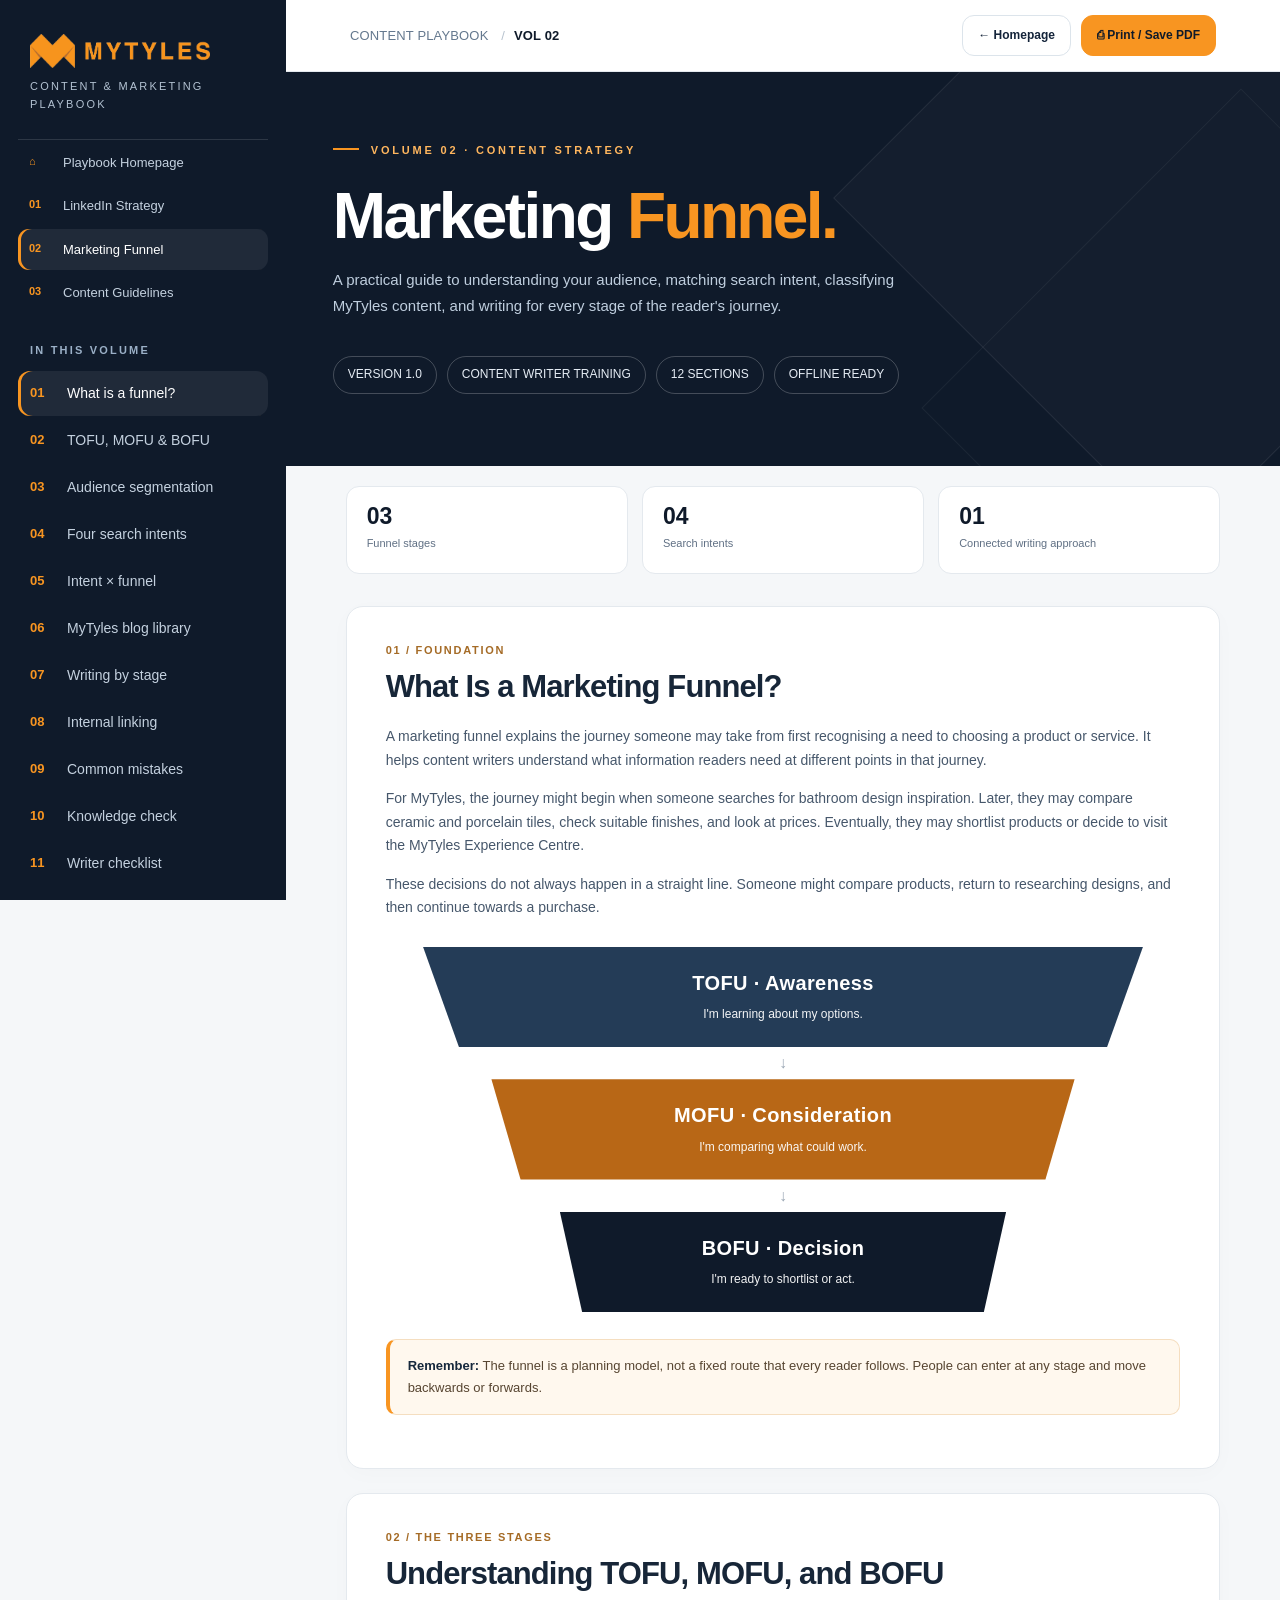
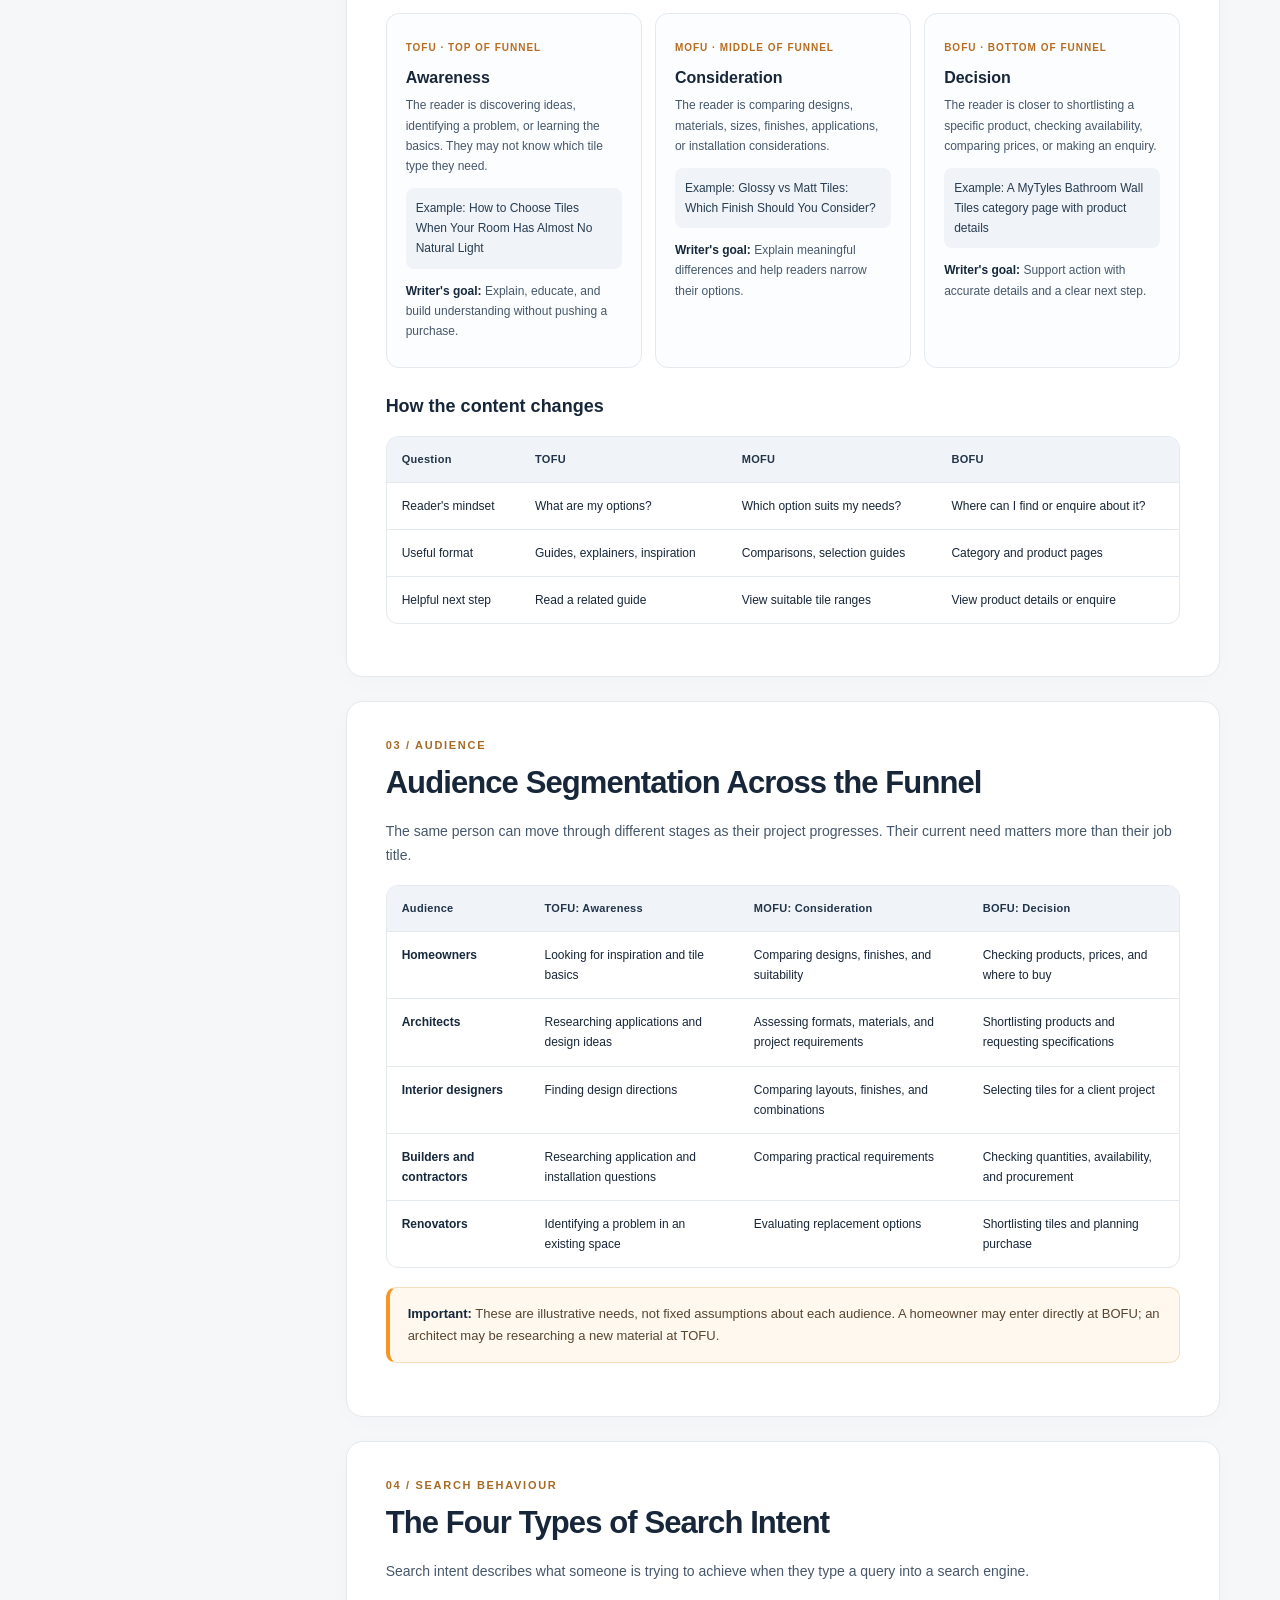
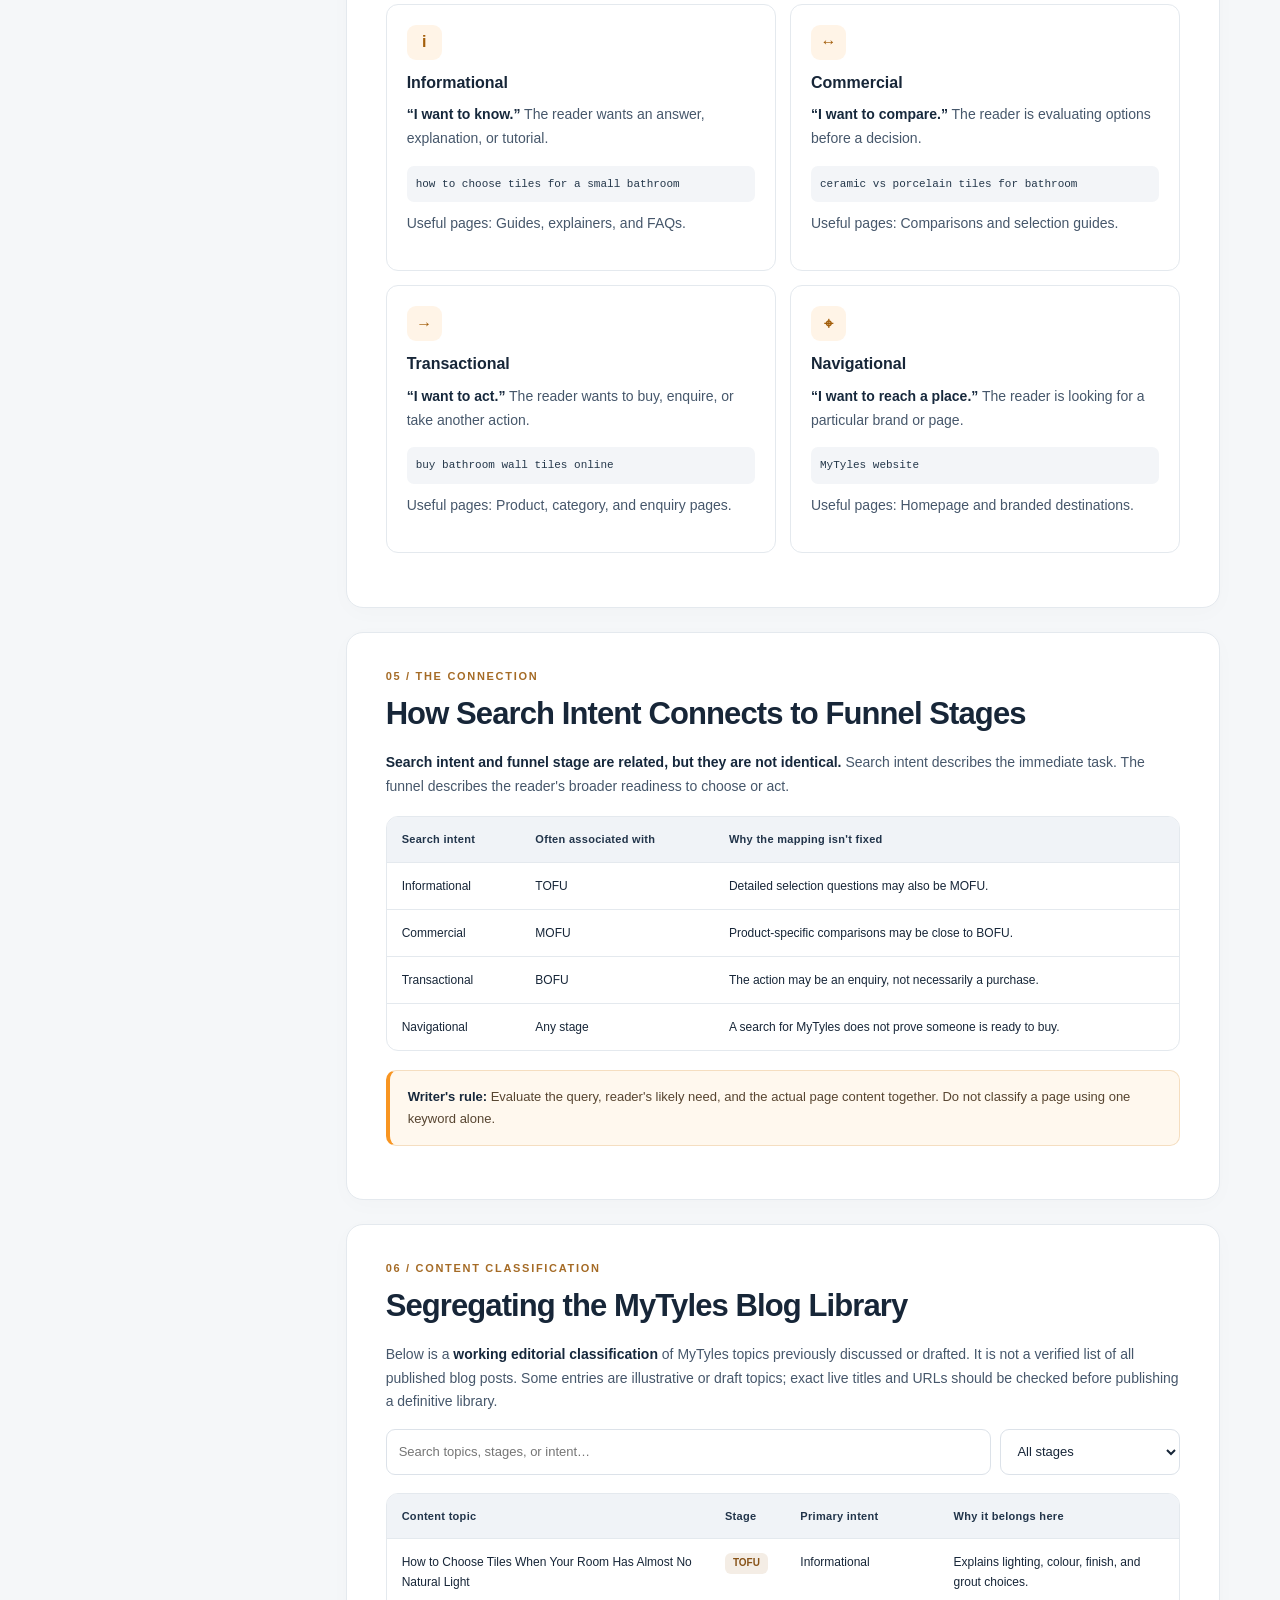
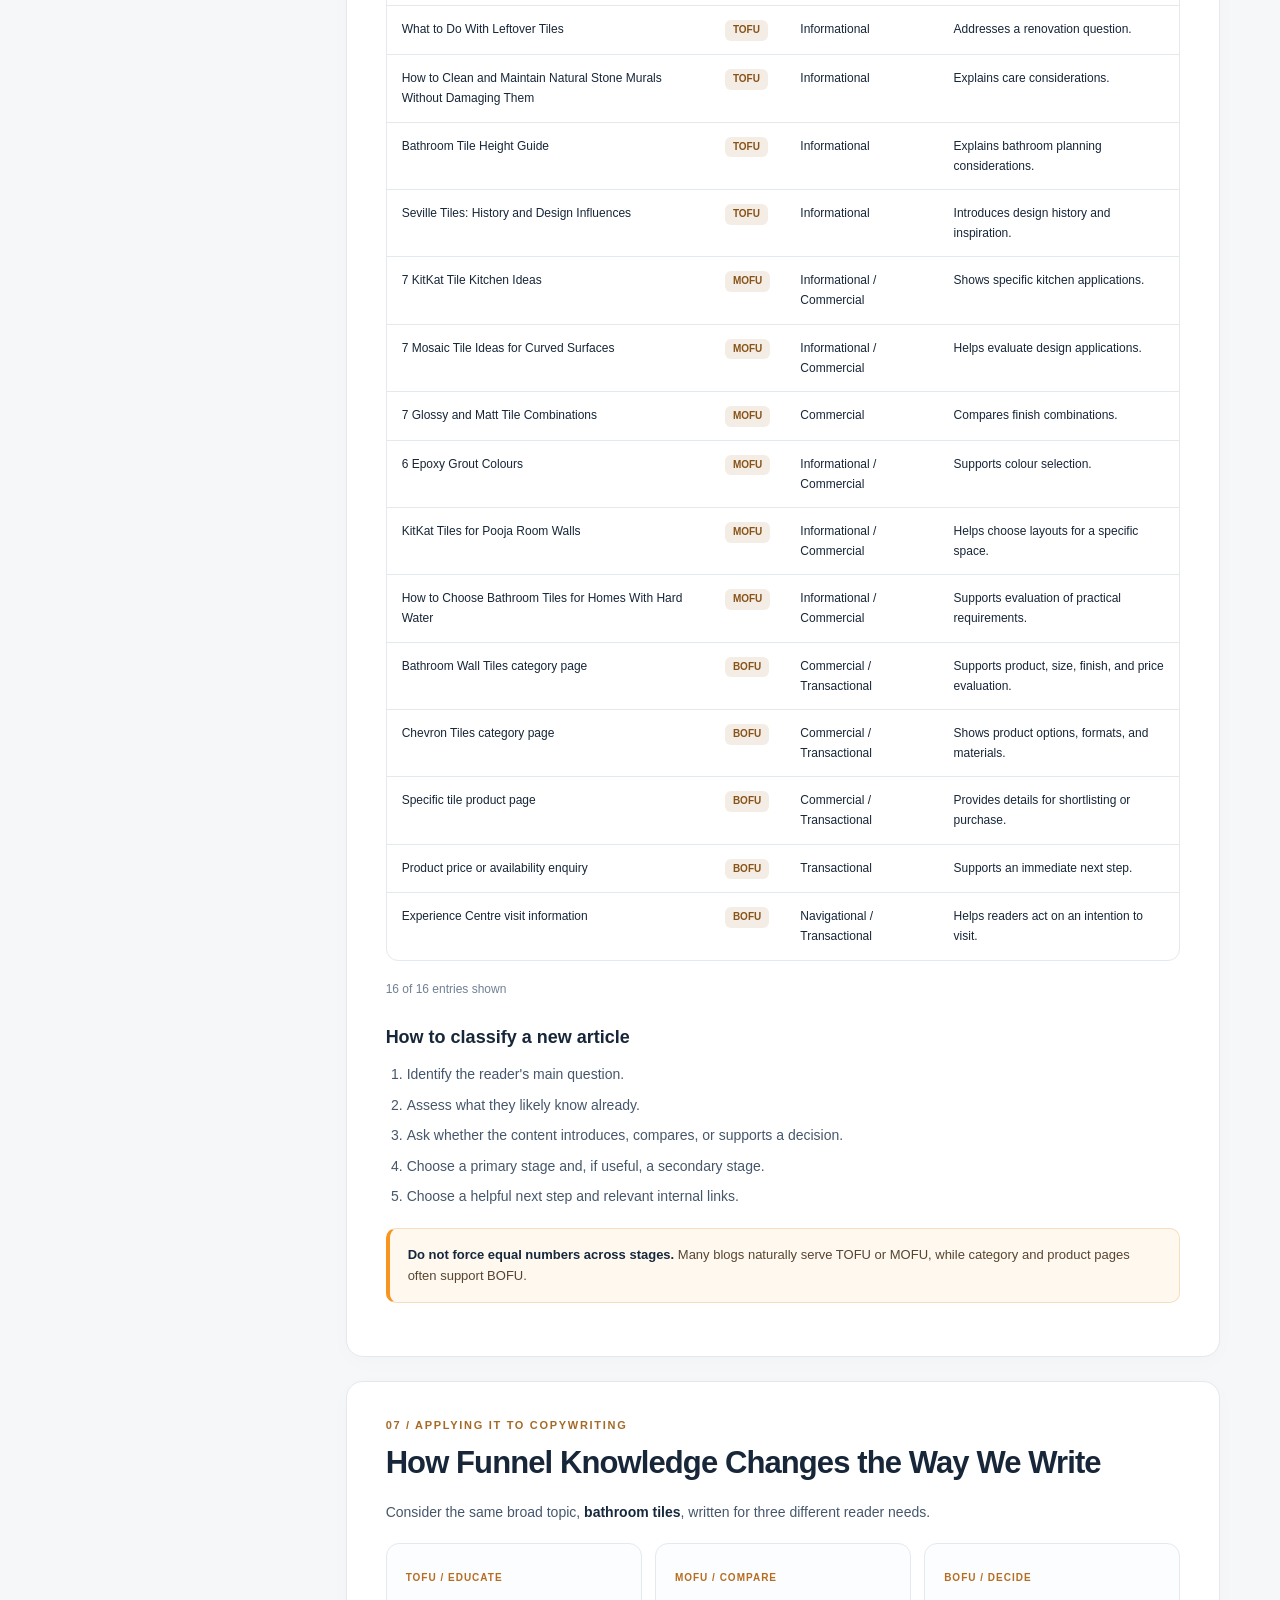
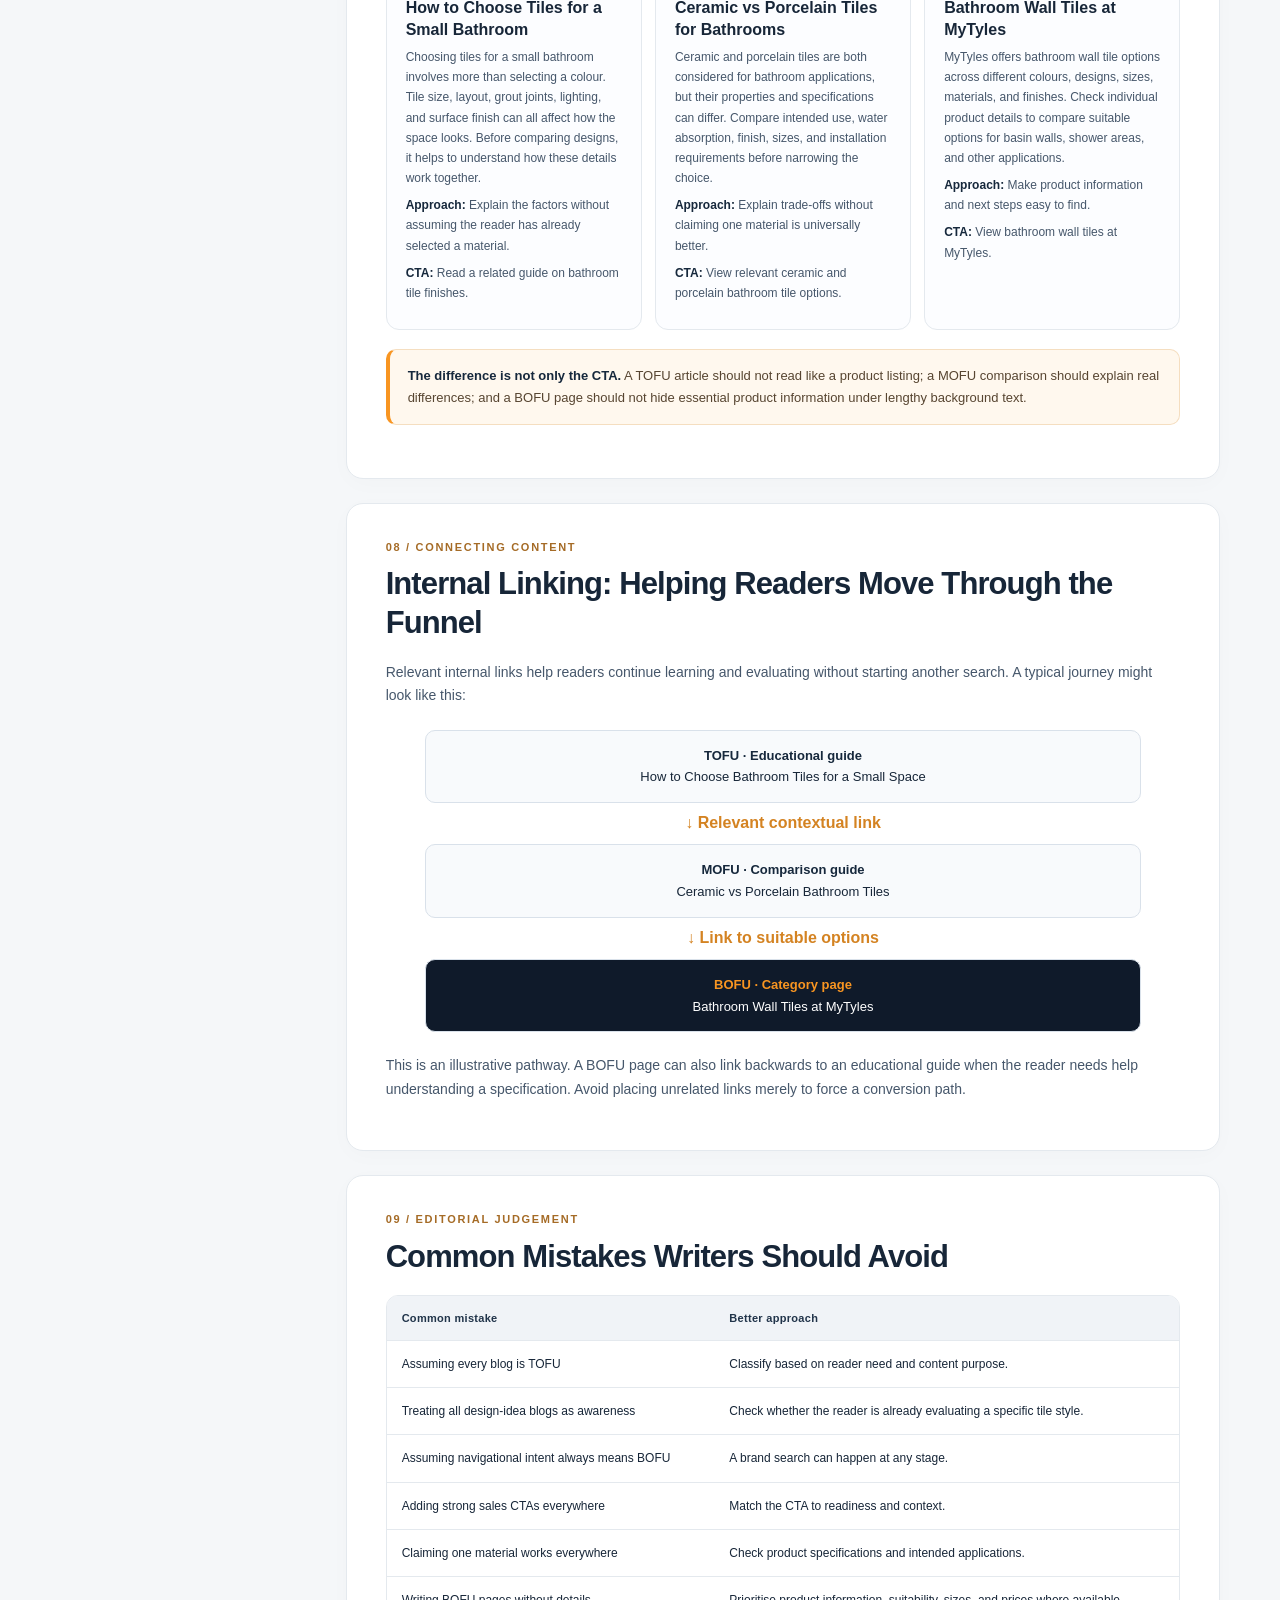
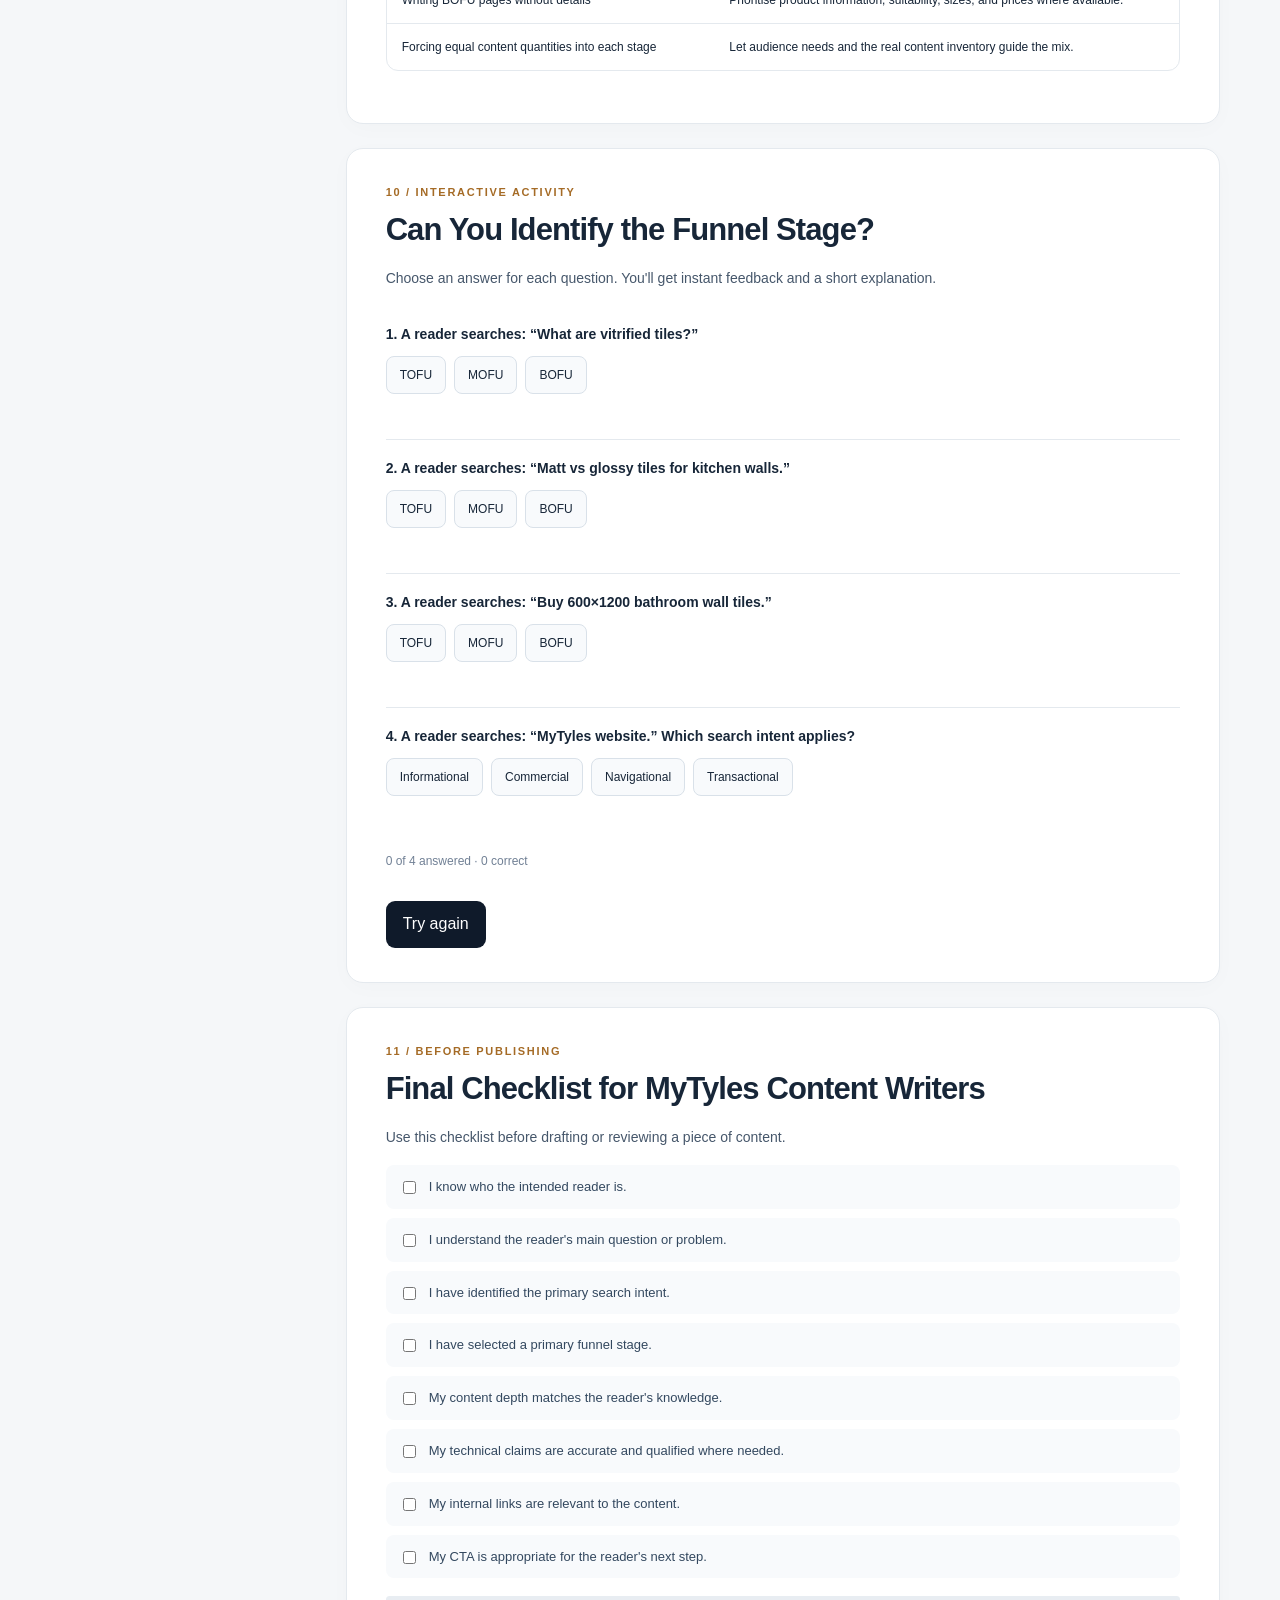
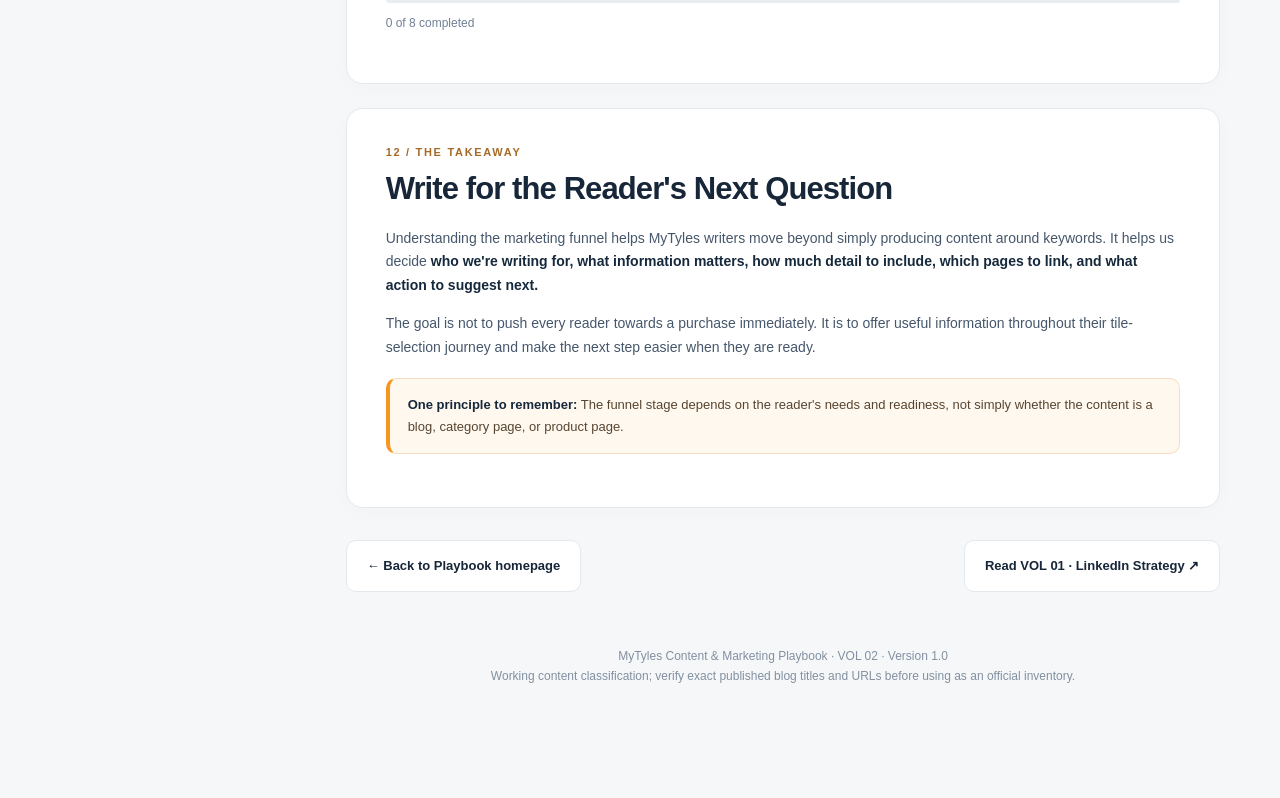
<file: VOL-02_Marketing-Funnel.html>
<!DOCTYPE html>

<html lang="en"><head><meta charset="utf-8"/><meta content="width=device-width,initial-scale=1" name="viewport"/><meta content="#0F1A2A" name="theme-color"/><meta content="MyTyles Content &amp; Marketing Playbook: marketing funnel, audience segmentation, search intent, and content-writing applications." name="description"/><title>VOL 02 · Marketing Funnel | MyTyles Playbook</title><style>
:root{--navy:#0F1A2A;--navy2:#17283c;--orange:#F89521;--ink:#172638;--muted:#607084;--line:#e4e9ee;--surface:#fff;--bg:#f5f7f9;--soft:#fff4e7;--shadow:0 18px 54px rgba(12,29,47,.07)}*{box-sizing:border-box}html{scroll-behavior:smooth;scroll-padding-top:90px}body{margin:0;color:var(--ink);background:var(--bg);font-family:Outfit,Montserrat,'Segoe UI',Arial,sans-serif;line-height:1.68;-webkit-font-smoothing:antialiased}button,input,select{font:inherit}a{color:inherit}button{cursor:pointer}.layout{display:grid;grid-template-columns:286px minmax(0,1fr);min-height:100vh}.sidebar{position:sticky;top:0;height:100vh;overflow:auto;background:var(--navy);color:#eaf0f6;padding:28px 18px 24px;scrollbar-width:thin}.brand{padding:6px 12px 23px;border-bottom:1px solid #ffffff20}.brand-mark{font-size:24px;letter-spacing:-1px;font-weight:800;color:white}.brand-mark span{color:var(--orange)}.brand small{display:block;font-size:10px;letter-spacing:2px;color:#a9b6c8;font-weight:700;margin-top:3px}.side-kicker{margin:26px 12px 11px;font-size:10px;letter-spacing:1.6px;color:#95a6bc;font-weight:800;text-transform:uppercase}.side-link{display:flex;gap:11px;align-items:center;padding:10px 12px;margin:2px 0;color:#d6e0ec;text-decoration:none;border-radius:9px;font-size:13px;line-height:1.4}.side-link:hover,.side-link.active{background:#ffffff16;color:white}.side-link.active{border-left:3px solid var(--orange)}.side-link .n{color:var(--orange);font-size:11px;font-weight:800;min-width:20px}.sidebar .note{margin:27px 10px 0;padding:14px;border:1px solid #ffffff24;border-radius:12px;color:#aab9c9;font-size:11px;line-height:1.7}.sidebar .note b{color:white}.main{min-width:0}.topbar{height:72px;background:white;border-bottom:1px solid var(--line);display:flex;align-items:center;justify-content:space-between;padding:0 6%;gap:16px}.crumb{font-size:12px;color:var(--muted)}.crumb strong{color:var(--ink)}.top-actions{display:flex;gap:10px}.pillbtn{border:1px solid var(--line);background:white;border-radius:999px;padding:8px 14px;color:var(--ink);text-decoration:none;font-size:12px;font-weight:700}.pillbtn:hover{border-color:var(--orange)}.content{max-width:1120px;padding:34px 6% 90px;margin:auto}.hero{position:relative;overflow:hidden;background:linear-gradient(120deg,#0F1A2A,#1c334b);border-radius:20px;padding:52px 54px;color:white;box-shadow:var(--shadow)}.hero:before{content:"";position:absolute;width:320px;height:320px;border:1px solid #ffffff20;transform:rotate(28deg);right:-70px;top:-100px;border-radius:48px}.hero:after{content:"";position:absolute;width:180px;height:180px;background:#f895211c;right:100px;bottom:-130px;border-radius:40px;transform:rotate(24deg)}.eyebrow{font-size:11px;letter-spacing:2px;font-weight:800;color:#ffb964}.hero h1{font-size:clamp(35px,5vw,59px);line-height:1.1;letter-spacing:-2px;max-width:750px;margin:18px 0 18px}.hero h1 span{color:var(--orange)}.hero p{max-width:660px;color:#d0dae5;font-size:15px;margin:0 0 25px}.hero-meta{display:flex;gap:9px;flex-wrap:wrap}.hero-meta span{border:1px solid #ffffff40;border-radius:30px;padding:5px 12px;font-size:11px;color:#f0f3f8}.introbar{display:grid;grid-template-columns:repeat(3,1fr);gap:14px;margin:20px 0 32px}.stat{background:white;border:1px solid var(--line);border-radius:13px;padding:17px 20px}.stat strong{display:block;font-size:23px;line-height:1.1;color:var(--navy)}.stat small{color:var(--muted);font-size:11px}.section{background:white;border:1px solid var(--line);border-radius:17px;padding:34px 39px;margin:24px 0;box-shadow:0 5px 22px #13223b05}.section-label{font-size:11px;font-weight:800;letter-spacing:1.7px;color:#a56b26;text-transform:uppercase}.section h2{font-size:clamp(23px,3vw,31px);letter-spacing:-.9px;line-height:1.25;margin:9px 0 18px}.section h3{font-size:18px;line-height:1.35;margin:26px 0 9px}.section p{font-size:14px;color:#46576b;margin:10px 0 15px}.section ul,.section ol{padding-left:21px;color:#46576b;font-size:14px}.section li{margin:7px 0}.section strong{color:#16283c}.callout{background:#fff8ee;border:1px solid #f5dec0;border-left:4px solid var(--orange);border-radius:10px;padding:15px 18px;margin:19px 0;font-size:13px;color:#574531}.funnel{display:flex;flex-direction:column;align-items:center;gap:8px;margin:27px auto;max-width:720px}.funnel-stage{padding:20px;text-align:center;clip-path:polygon(0 0,100% 0,95% 100%,5% 100%);color:white}.funnel-stage b{display:block;font-size:20px;letter-spacing:.4px}.funnel-stage small{font-size:12px;opacity:.95}.funnel-stage.top{width:100%;background:#243c57}.funnel-stage.middle{width:81%;background:#b86716}.funnel-stage.bottom{width:62%;background:#0f1a2a}.funnel-arrow{color:#9ba7b5;line-height:1}.cards{display:grid;grid-template-columns:repeat(3,minmax(0,1fr));gap:13px;margin:19px 0}.cards.two{grid-template-columns:repeat(2,minmax(0,1fr))}.mini{border:1px solid var(--line);background:#fcfdff;border-radius:13px;padding:19px}.mini .tag{font-size:10px;letter-spacing:1px;font-weight:800;color:#b76d20}.mini h3{font-size:16px;margin:7px 0}.mini p{font-size:12px;margin:7px 0}.mini .example{background:#f0f3f7;border-radius:8px;padding:10px;font-size:12px;color:#273c51;margin:12px 0}.table-wrap{overflow:auto;border:1px solid var(--line);border-radius:12px;margin:18px 0}table{width:100%;border-collapse:collapse;min-width:650px;font-size:12px}th{background:#f0f3f7;color:#21344a;text-align:left;font-size:11px;letter-spacing:.3px}th,td{padding:13px 15px;border-bottom:1px solid var(--line);vertical-align:top}tr:last-child td{border-bottom:0}tbody tr:hover{background:#fcfcff}.stage-chip{display:inline-block;background:#f4ede5;border-radius:6px;padding:2px 8px;font-size:10px;font-weight:800;color:#885318}.intent-grid{display:grid;grid-template-columns:repeat(2,minmax(0,1fr));gap:14px;margin:20px 0}.intent{border:1px solid var(--line);border-radius:12px;padding:20px}.intent .icon{display:inline-flex;width:35px;height:35px;align-items:center;justify-content:center;border-radius:9px;background:var(--soft);color:#a35e0b;font-weight:800}.intent h3{margin:12px 0 4px;font-size:16px}.intent .query{font-family:Consolas,monospace;background:#f3f5f8;padding:9px;border-radius:7px;font-size:11px;color:#24374a;display:block;margin-top:9px}.flow{display:flex;flex-direction:column;align-items:center;gap:7px;margin:22px 0}.flow-node{border:1px solid #d9e1ea;background:#f8fafc;border-radius:10px;padding:14px 20px;text-align:center;width:90%;font-size:13px}.flow-node:last-child{background:var(--navy);color:white}.flow-arrow{color:#d48322;font-weight:800}.tool-row{display:flex;gap:9px;flex-wrap:wrap;margin:15px 0}.tool-row input,.tool-row select{border:1px solid #dce2e9;border-radius:9px;padding:11px 12px;min-width:0;background:white;color:var(--ink);font-size:13px}.tool-row input{flex:1;min-width:200px}.tool-row select{width:180px}.smallnote{font-size:12px!important;color:#718095!important}.quiz-item{padding:19px 0;border-bottom:1px solid var(--line)}.quiz-item:last-of-type{border-bottom:0}.quiz-item h3{font-size:14px;margin:0 0 12px}.choices{display:flex;flex-wrap:wrap;gap:8px}.choice{border:1px solid #d9e1e9;background:#f8fafc;padding:8px 13px;border-radius:8px;font-size:12px;color:var(--ink)}.choice:hover{border-color:var(--orange)}.choice.correct{background:#e5f5e9;border-color:#6ab787}.choice.wrong{background:#fff0e8;border-color:#df9b70}.feedback{margin-top:10px;font-size:12px;color:#607084;min-height:16px}.reset{background:var(--navy);color:white;border:0;border-radius:9px;padding:10px 17px;margin-top:15px}.checklist{display:grid;gap:9px}.checklist label{display:flex;gap:10px;align-items:flex-start;background:#f8fafc;padding:11px 13px;border-radius:8px;font-size:13px;color:#33485f}.checklist input{accent-color:#f89521;margin-top:5px}.progress{height:7px;background:#e8edf2;border-radius:20px;overflow:hidden;margin-top:18px}.progress div{height:100%;background:var(--orange);width:0;transition:width .2s}.bottom-nav{display:flex;justify-content:space-between;gap:15px;margin:32px 0}.bottom-nav a{display:block;text-decoration:none;background:white;border:1px solid var(--line);padding:14px 20px;border-radius:10px;font-size:13px;font-weight:700}.footer{font-size:12px;color:#8290a0;text-align:center;padding:22px}.mobilebrand{display:none}.no-results{padding:18px;color:#65768a;font-size:13px}.highlight{font-weight:800;color:#b76814}.sr-only{position:absolute;width:1px;height:1px;padding:0;margin:-1px;overflow:hidden;clip:rect(0,0,0,0);white-space:nowrap;border:0}@media(max-width:980px){.layout{grid-template-columns:230px minmax(0,1fr)}.sidebar{padding:20px 10px}.section{padding:27px}.hero{padding:38px}.cards{grid-template-columns:1fr}}@media(max-width:720px){.layout{display:block}.sidebar{display:none}.mobilebrand{display:flex;background:var(--navy);color:white;padding:13px 20px;justify-content:space-between;align-items:center;font-size:13px}.mobilebrand a{color:#ffba69;text-decoration:none}.topbar{height:58px;padding:0 18px}.top-actions .pillbtn:last-child{display:none}.content{padding:18px 14px 55px}.hero{padding:29px 23px;border-radius:14px}.hero h1{letter-spacing:-1px}.introbar{grid-template-columns:repeat(3,1fr);gap:7px}.stat{padding:12px}.stat strong{font-size:19px}.stat small{font-size:10px}.section{padding:23px 19px;border-radius:13px}.intent-grid,.cards.two{grid-template-columns:1fr}.bottom-nav{flex-direction:column}.tool-row select{width:100%}}
@media print{.sidebar,.topbar,.mobilebrand,.bottom-nav,.tool-row,.quiz button,.reset{display:none!important}.layout{display:block}.content{max-width:none;padding:0}.hero{box-shadow:none}.section{break-inside:avoid;box-shadow:none}body{background:white}}
</style><style>.section .flow-node:last-child strong{color:#F89521!important}.section .flow-node:last-child{color:#fff!important}</style><style>.sidebar .brand .official-logo{display:block;width:180px;max-width:100%;height:auto;object-fit:contain;object-position:left center;margin:0 0 9px}</style><link href="volume-hero.css" rel="stylesheet"/><style>.layout .main .content>.hero{margin-left:calc(-1 * min(6vw, 90px));margin-right:calc(-1 * min(6vw, 90px));width:calc(100% + 2 * min(6vw, 90px))}@media(max-width:700px){.layout .main .content>.hero{margin-left:-14px;margin-right:-14px;width:calc(100% + 28px)}}</style><link href="volume-navigation.css" rel="stylesheet"/><link href="playbook-master.css" rel="stylesheet"/></head><body><div class="layout"><aside class="sidebar"><div class="brand"><img alt="MyTyles official logo" class="official-logo" src="mytyles-logo.png"/><div class="brand-sub">CONTENT &amp; MARKETING PLAYBOOK</div></div><div aria-label="Playbook library" class="library-links" data-library-linked=""></div><div class="side-label">In This Volume</div><nav aria-label="In this volume" class="playbook-toc" data-volume-toc="" id="toc"><a class="nav-link" href="#basics"><span class="nav-index">01</span><span>What is a funnel?</span></a><a class="nav-link" href="#stages"><span class="nav-index">02</span><span>TOFU, MOFU &amp; BOFU</span></a><a class="nav-link" href="#audience"><span class="nav-index">03</span><span>Audience segmentation</span></a><a class="nav-link" href="#intent"><span class="nav-index">04</span><span>Four search intents</span></a><a class="nav-link" href="#mapping"><span class="nav-index">05</span><span>Intent × funnel</span></a><a class="nav-link" href="#library"><span class="nav-index">06</span><span>MyTyles blog library</span></a><a class="nav-link" href="#writing"><span class="nav-index">07</span><span>Writing by stage</span></a><a class="nav-link" href="#linking"><span class="nav-index">08</span><span>Internal linking</span></a><a class="nav-link" href="#mistakes"><span class="nav-index">09</span><span>Common mistakes</span></a><a class="nav-link" href="#quiz"><span class="nav-index">10</span><span>Knowledge check</span></a><a class="nav-link" href="#checklist"><span class="nav-index">11</span><span>Writer checklist</span></a><a class="nav-link" href="#takeaway"><span class="nav-index">12</span><span>Key takeaway</span></a></nav><div class="side-bottom">MYTYLES / KNOWLEDGE LIBRARY<br/>VOL 02 · Marketing Funnel</div></aside><main class="main" id="top"><header class="topbar playbook-topbar"><div class="crumb">CONTENT PLAYBOOK <span class="crumb-slash">/</span><strong>VOL 02</strong></div><div class="top-actions"><a class="btn playbook-top-btn" href="index.html">← Homepage</a><button class="btn btn-primary playbook-top-btn" onclick="window.print()">⎙ Print / Save PDF</button></div></header><div class="content"><section class="hero"><div class="eyebrow">VOLUME 02 · CONTENT STRATEGY</div><h1>Marketing <em>Funnel.</em></h1><p>A practical guide to understanding your audience, matching search intent, classifying MyTyles content, and writing for every stage of the reader's journey.</p><div class="hero-meta"><span class="chip">VERSION 1.0</span><span class="chip">CONTENT WRITER TRAINING</span><span class="chip">12 SECTIONS</span><span class="chip">OFFLINE READY</span></div></section><div class="introbar"><div class="stat"><strong>03</strong><small>Funnel stages</small></div><div class="stat"><strong>04</strong><small>Search intents</small></div><div class="stat"><strong>01</strong><small>Connected writing approach</small></div></div>
<section class="section" id="basics"><div class="section-label">01 / Foundation</div><h2>What Is a Marketing Funnel?</h2><p>A marketing funnel explains the journey someone may take from first recognising a need to choosing a product or service. It helps content writers understand what information readers need at different points in that journey.</p><p>For MyTyles, the journey might begin when someone searches for bathroom design inspiration. Later, they may compare ceramic and porcelain tiles, check suitable finishes, and look at prices. Eventually, they may shortlist products or decide to visit the MyTyles Experience Centre.</p><p>These decisions do not always happen in a straight line. Someone might compare products, return to researching designs, and then continue towards a purchase.</p><div aria-label="Marketing funnel: TOFU awareness, MOFU consideration, BOFU decision" class="funnel" role="img"><div class="funnel-stage top"><b>TOFU · Awareness</b><small>I'm learning about my options.</small></div><div class="funnel-arrow">↓</div><div class="funnel-stage middle"><b>MOFU · Consideration</b><small>I'm comparing what could work.</small></div><div class="funnel-arrow">↓</div><div class="funnel-stage bottom"><b>BOFU · Decision</b><small>I'm ready to shortlist or act.</small></div></div><div class="callout"><strong>Remember:</strong> The funnel is a planning model, not a fixed route that every reader follows. People can enter at any stage and move backwards or forwards.</div></section>
<section class="section" id="stages"><div class="section-label">02 / The three stages</div><h2>Understanding TOFU, MOFU, and BOFU</h2><div class="cards"><article class="mini"><span class="tag">TOFU · TOP OF FUNNEL</span><h3>Awareness</h3><p>The reader is discovering ideas, identifying a problem, or learning the basics. They may not know which tile type they need.</p><div class="example">Example: How to Choose Tiles When Your Room Has Almost No Natural Light</div><p><strong>Writer's goal:</strong> Explain, educate, and build understanding without pushing a purchase.</p></article><article class="mini"><span class="tag">MOFU · MIDDLE OF FUNNEL</span><h3>Consideration</h3><p>The reader is comparing designs, materials, sizes, finishes, applications, or installation considerations.</p><div class="example">Example: Glossy vs Matt Tiles: Which Finish Should You Consider?</div><p><strong>Writer's goal:</strong> Explain meaningful differences and help readers narrow their options.</p></article><article class="mini"><span class="tag">BOFU · BOTTOM OF FUNNEL</span><h3>Decision</h3><p>The reader is closer to shortlisting a specific product, checking availability, comparing prices, or making an enquiry.</p><div class="example">Example: A MyTyles Bathroom Wall Tiles category page with product details</div><p><strong>Writer's goal:</strong> Support action with accurate details and a clear next step.</p></article></div><h3>How the content changes</h3><div class="table-wrap"><table><thead><tr><th>Question</th><th>TOFU</th><th>MOFU</th><th>BOFU</th></tr></thead><tbody><tr><td>Reader's mindset</td><td>What are my options?</td><td>Which option suits my needs?</td><td>Where can I find or enquire about it?</td></tr><tr><td>Useful format</td><td>Guides, explainers, inspiration</td><td>Comparisons, selection guides</td><td>Category and product pages</td></tr><tr><td>Helpful next step</td><td>Read a related guide</td><td>View suitable tile ranges</td><td>View product details or enquire</td></tr></tbody></table></div></section>
<section class="section" id="audience"><div class="section-label">03 / Audience</div><h2>Audience Segmentation Across the Funnel</h2><p>The same person can move through different stages as their project progresses. Their current need matters more than their job title.</p><div class="table-wrap"><table><thead><tr><th>Audience</th><th>TOFU: Awareness</th><th>MOFU: Consideration</th><th>BOFU: Decision</th></tr></thead><tbody><tr><td><strong>Homeowners</strong></td><td>Looking for inspiration and tile basics</td><td>Comparing designs, finishes, and suitability</td><td>Checking products, prices, and where to buy</td></tr><tr><td><strong>Architects</strong></td><td>Researching applications and design ideas</td><td>Assessing formats, materials, and project requirements</td><td>Shortlisting products and requesting specifications</td></tr><tr><td><strong>Interior designers</strong></td><td>Finding design directions</td><td>Comparing layouts, finishes, and combinations</td><td>Selecting tiles for a client project</td></tr><tr><td><strong>Builders and contractors</strong></td><td>Researching application and installation questions</td><td>Comparing practical requirements</td><td>Checking quantities, availability, and procurement</td></tr><tr><td><strong>Renovators</strong></td><td>Identifying a problem in an existing space</td><td>Evaluating replacement options</td><td>Shortlisting tiles and planning purchase</td></tr></tbody></table></div><div class="callout"><strong>Important:</strong> These are illustrative needs, not fixed assumptions about each audience. A homeowner may enter directly at BOFU; an architect may be researching a new material at TOFU.</div></section>
<section class="section" id="intent"><div class="section-label">04 / Search behaviour</div><h2>The Four Types of Search Intent</h2><p>Search intent describes what someone is trying to achieve when they type a query into a search engine.</p><div class="intent-grid"><article class="intent"><span class="icon">i</span><h3>Informational</h3><p><strong>“I want to know.”</strong> The reader wants an answer, explanation, or tutorial.</p><span class="query">how to choose tiles for a small bathroom</span><p>Useful pages: Guides, explainers, and FAQs.</p></article><article class="intent"><span class="icon">↔</span><h3>Commercial</h3><p><strong>“I want to compare.”</strong> The reader is evaluating options before a decision.</p><span class="query">ceramic vs porcelain tiles for bathroom</span><p>Useful pages: Comparisons and selection guides.</p></article><article class="intent"><span class="icon">→</span><h3>Transactional</h3><p><strong>“I want to act.”</strong> The reader wants to buy, enquire, or take another action.</p><span class="query">buy bathroom wall tiles online</span><p>Useful pages: Product, category, and enquiry pages.</p></article><article class="intent"><span class="icon">⌖</span><h3>Navigational</h3><p><strong>“I want to reach a place.”</strong> The reader is looking for a particular brand or page.</p><span class="query">MyTyles website</span><p>Useful pages: Homepage and branded destinations.</p></article></div></section>
<section class="section" id="mapping"><div class="section-label">05 / The connection</div><h2>How Search Intent Connects to Funnel Stages</h2><p><strong>Search intent and funnel stage are related, but they are not identical.</strong> Search intent describes the immediate task. The funnel describes the reader's broader readiness to choose or act.</p><div class="table-wrap"><table><thead><tr><th>Search intent</th><th>Often associated with</th><th>Why the mapping isn't fixed</th></tr></thead><tbody><tr><td>Informational</td><td>TOFU</td><td>Detailed selection questions may also be MOFU.</td></tr><tr><td>Commercial</td><td>MOFU</td><td>Product-specific comparisons may be close to BOFU.</td></tr><tr><td>Transactional</td><td>BOFU</td><td>The action may be an enquiry, not necessarily a purchase.</td></tr><tr><td>Navigational</td><td>Any stage</td><td>A search for MyTyles does not prove someone is ready to buy.</td></tr></tbody></table></div><div class="callout"><strong>Writer's rule:</strong> Evaluate the query, reader's likely need, and the actual page content together. Do not classify a page using one keyword alone.</div></section>
<section class="section" id="library"><div class="section-label">06 / Content classification</div><h2>Segregating the MyTyles Blog Library</h2><p>Below is a <strong>working editorial classification</strong> of MyTyles topics previously discussed or drafted. It is not a verified list of all published blog posts. Some entries are illustrative or draft topics; exact live titles and URLs should be checked before publishing a definitive library.</p><div class="tool-row"><input aria-label="Search library topics" id="blog-search" placeholder="Search topics, stages, or intent…" type="search"/><select aria-label="Filter by funnel stage" id="blog-stage"><option value="all">All stages</option><option value="TOFU">TOFU</option><option value="MOFU">MOFU</option><option value="BOFU">BOFU</option></select></div><div class="table-wrap"><table id="blog-table"><thead><tr><th>Content topic</th><th>Stage</th><th>Primary intent</th><th>Why it belongs here</th></tr></thead><tbody>
<tr data-stage="TOFU"><td>How to Choose Tiles When Your Room Has Almost No Natural Light</td><td><span class="stage-chip">TOFU</span></td><td>Informational</td><td>Explains lighting, colour, finish, and grout choices.</td></tr><tr data-stage="TOFU"><td>What to Do With Leftover Tiles</td><td><span class="stage-chip">TOFU</span></td><td>Informational</td><td>Addresses a renovation question.</td></tr><tr data-stage="TOFU"><td>How to Clean and Maintain Natural Stone Murals Without Damaging Them</td><td><span class="stage-chip">TOFU</span></td><td>Informational</td><td>Explains care considerations.</td></tr><tr data-stage="TOFU"><td>Bathroom Tile Height Guide</td><td><span class="stage-chip">TOFU</span></td><td>Informational</td><td>Explains bathroom planning considerations.</td></tr><tr data-stage="TOFU"><td>Seville Tiles: History and Design Influences</td><td><span class="stage-chip">TOFU</span></td><td>Informational</td><td>Introduces design history and inspiration.</td></tr>
<tr data-stage="MOFU"><td>7 KitKat Tile Kitchen Ideas</td><td><span class="stage-chip">MOFU</span></td><td>Informational / Commercial</td><td>Shows specific kitchen applications.</td></tr><tr data-stage="MOFU"><td>7 Mosaic Tile Ideas for Curved Surfaces</td><td><span class="stage-chip">MOFU</span></td><td>Informational / Commercial</td><td>Helps evaluate design applications.</td></tr><tr data-stage="MOFU"><td>7 Glossy and Matt Tile Combinations</td><td><span class="stage-chip">MOFU</span></td><td>Commercial</td><td>Compares finish combinations.</td></tr><tr data-stage="MOFU"><td>6 Epoxy Grout Colours</td><td><span class="stage-chip">MOFU</span></td><td>Informational / Commercial</td><td>Supports colour selection.</td></tr><tr data-stage="MOFU"><td>KitKat Tiles for Pooja Room Walls</td><td><span class="stage-chip">MOFU</span></td><td>Informational / Commercial</td><td>Helps choose layouts for a specific space.</td></tr><tr data-stage="MOFU"><td>How to Choose Bathroom Tiles for Homes With Hard Water</td><td><span class="stage-chip">MOFU</span></td><td>Informational / Commercial</td><td>Supports evaluation of practical requirements.</td></tr>
<tr data-stage="BOFU"><td>Bathroom Wall Tiles category page</td><td><span class="stage-chip">BOFU</span></td><td>Commercial / Transactional</td><td>Supports product, size, finish, and price evaluation.</td></tr><tr data-stage="BOFU"><td>Chevron Tiles category page</td><td><span class="stage-chip">BOFU</span></td><td>Commercial / Transactional</td><td>Shows product options, formats, and materials.</td></tr><tr data-stage="BOFU"><td>Specific tile product page</td><td><span class="stage-chip">BOFU</span></td><td>Commercial / Transactional</td><td>Provides details for shortlisting or purchase.</td></tr><tr data-stage="BOFU"><td>Product price or availability enquiry</td><td><span class="stage-chip">BOFU</span></td><td>Transactional</td><td>Supports an immediate next step.</td></tr><tr data-stage="BOFU"><td>Experience Centre visit information</td><td><span class="stage-chip">BOFU</span></td><td>Navigational / Transactional</td><td>Helps readers act on an intention to visit.</td></tr>
</tbody></table></div><p aria-live="polite" class="smallnote" id="blog-count"></p><h3>How to classify a new article</h3><ol><li>Identify the reader's main question.</li><li>Assess what they likely know already.</li><li>Ask whether the content introduces, compares, or supports a decision.</li><li>Choose a primary stage and, if useful, a secondary stage.</li><li>Choose a helpful next step and relevant internal links.</li></ol><div class="callout"><strong>Do not force equal numbers across stages.</strong> Many blogs naturally serve TOFU or MOFU, while category and product pages often support BOFU.</div></section>
<section class="section" id="writing"><div class="section-label">07 / Applying it to copywriting</div><h2>How Funnel Knowledge Changes the Way We Write</h2><p>Consider the same broad topic, <strong>bathroom tiles</strong>, written for three different reader needs.</p><div class="cards"><article class="mini"><span class="tag">TOFU / EDUCATE</span><h3>How to Choose Tiles for a Small Bathroom</h3><p>Choosing tiles for a small bathroom involves more than selecting a colour. Tile size, layout, grout joints, lighting, and surface finish can all affect how the space looks. Before comparing designs, it helps to understand how these details work together.</p><p><strong>Approach:</strong> Explain the factors without assuming the reader has already selected a material.</p><p><strong>CTA:</strong> Read a related guide on bathroom tile finishes.</p></article><article class="mini"><span class="tag">MOFU / COMPARE</span><h3>Ceramic vs Porcelain Tiles for Bathrooms</h3><p>Ceramic and porcelain tiles are both considered for bathroom applications, but their properties and specifications can differ. Compare intended use, water absorption, finish, sizes, and installation requirements before narrowing the choice.</p><p><strong>Approach:</strong> Explain trade-offs without claiming one material is universally better.</p><p><strong>CTA:</strong> View relevant ceramic and porcelain bathroom tile options.</p></article><article class="mini"><span class="tag">BOFU / DECIDE</span><h3>Bathroom Wall Tiles at MyTyles</h3><p>MyTyles offers bathroom wall tile options across different colours, designs, sizes, materials, and finishes. Check individual product details to compare suitable options for basin walls, shower areas, and other applications.</p><p><strong>Approach:</strong> Make product information and next steps easy to find.</p><p><strong>CTA:</strong> View bathroom wall tiles at MyTyles.</p></article></div><div class="callout"><strong>The difference is not only the CTA.</strong> A TOFU article should not read like a product listing; a MOFU comparison should explain real differences; and a BOFU page should not hide essential product information under lengthy background text.</div></section>
<section class="section" id="linking"><div class="section-label">08 / Connecting content</div><h2>Internal Linking: Helping Readers Move Through the Funnel</h2><p>Relevant internal links help readers continue learning and evaluating without starting another search. A typical journey might look like this:</p><div class="flow"><div class="flow-node"><strong>TOFU · Educational guide</strong><br/>How to Choose Bathroom Tiles for a Small Space</div><div class="flow-arrow">↓ Relevant contextual link</div><div class="flow-node"><strong>MOFU · Comparison guide</strong><br/>Ceramic vs Porcelain Bathroom Tiles</div><div class="flow-arrow">↓ Link to suitable options</div><div class="flow-node"><strong>BOFU · Category page</strong><br/>Bathroom Wall Tiles at MyTyles</div></div><p>This is an illustrative pathway. A BOFU page can also link backwards to an educational guide when the reader needs help understanding a specification. Avoid placing unrelated links merely to force a conversion path.</p></section>
<section class="section" id="mistakes"><div class="section-label">09 / Editorial judgement</div><h2>Common Mistakes Writers Should Avoid</h2><div class="table-wrap"><table><thead><tr><th>Common mistake</th><th>Better approach</th></tr></thead><tbody><tr><td>Assuming every blog is TOFU</td><td>Classify based on reader need and content purpose.</td></tr><tr><td>Treating all design-idea blogs as awareness</td><td>Check whether the reader is already evaluating a specific tile style.</td></tr><tr><td>Assuming navigational intent always means BOFU</td><td>A brand search can happen at any stage.</td></tr><tr><td>Adding strong sales CTAs everywhere</td><td>Match the CTA to readiness and context.</td></tr><tr><td>Claiming one material works everywhere</td><td>Check product specifications and intended applications.</td></tr><tr><td>Writing BOFU pages without details</td><td>Prioritise product information, suitability, sizes, and prices where available.</td></tr><tr><td>Forcing equal content quantities into each stage</td><td>Let audience needs and the real content inventory guide the mix.</td></tr></tbody></table></div></section>
<section class="section quiz" id="quiz"><div class="section-label">10 / Interactive activity</div><h2>Can You Identify the Funnel Stage?</h2><p>Choose an answer for each question. You'll get instant feedback and a short explanation.</p><div class="quiz-item" data-answer="TOFU" data-why="The reader is learning a basic concept."><h3>1. A reader searches: “What are vitrified tiles?”</h3><div class="choices"><button class="choice" type="button">TOFU</button><button class="choice" type="button">MOFU</button><button class="choice" type="button">BOFU</button></div><div aria-live="polite" class="feedback"></div></div><div class="quiz-item" data-answer="MOFU" data-why="The reader is comparing finishes for a defined application."><h3>2. A reader searches: “Matt vs glossy tiles for kitchen walls.”</h3><div class="choices"><button class="choice" type="button">TOFU</button><button class="choice" type="button">MOFU</button><button class="choice" type="button">BOFU</button></div><div aria-live="polite" class="feedback"></div></div><div class="quiz-item" data-answer="BOFU" data-why="The query suggests a specific requirement and readiness to act."><h3>3. A reader searches: “Buy 600×1200 bathroom wall tiles.”</h3><div class="choices"><button class="choice" type="button">TOFU</button><button class="choice" type="button">MOFU</button><button class="choice" type="button">BOFU</button></div><div aria-live="polite" class="feedback"></div></div><div class="quiz-item" data-answer="Navigational" data-why="The reader wants a specific brand website. The funnel stage cannot be established from this query alone."><h3>4. A reader searches: “MyTyles website.” Which search intent applies?</h3><div class="choices"><button class="choice" type="button">Informational</button><button class="choice" type="button">Commercial</button><button class="choice" type="button">Navigational</button><button class="choice" type="button">Transactional</button></div><div aria-live="polite" class="feedback"></div></div><p aria-live="polite" class="smallnote" id="quiz-score">0 of 4 answered</p><button class="reset" id="quiz-reset" type="button">Try again</button></section>
<section class="section" id="checklist"><div class="section-label">11 / Before publishing</div><h2>Final Checklist for MyTyles Content Writers</h2><p>Use this checklist before drafting or reviewing a piece of content.</p><div class="checklist" id="writer-checklist"><label><input type="checkbox"/> I know who the intended reader is.</label><label><input type="checkbox"/> I understand the reader's main question or problem.</label><label><input type="checkbox"/> I have identified the primary search intent.</label><label><input type="checkbox"/> I have selected a primary funnel stage.</label><label><input type="checkbox"/> My content depth matches the reader's knowledge.</label><label><input type="checkbox"/> My technical claims are accurate and qualified where needed.</label><label><input type="checkbox"/> My internal links are relevant to the content.</label><label><input type="checkbox"/> My CTA is appropriate for the reader's next step.</label></div><div aria-hidden="true" class="progress"><div id="check-progress"></div></div><p aria-live="polite" class="smallnote" id="check-count">0 of 8 completed</p></section>
<section class="section" id="takeaway"><div class="section-label">12 / The takeaway</div><h2>Write for the Reader's Next Question</h2><p>Understanding the marketing funnel helps MyTyles writers move beyond simply producing content around keywords. It helps us decide <strong>who we're writing for, what information matters, how much detail to include, which pages to link, and what action to suggest next.</strong></p><p>The goal is not to push every reader towards a purchase immediately. It is to offer useful information throughout their tile-selection journey and make the next step easier when they are ready.</p><div class="callout"><strong>One principle to remember:</strong> The funnel stage depends on the reader's needs and readiness, not simply whether the content is a blog, category page, or product page.</div></section><div class="bottom-nav"><a href="index.html">← Back to Playbook homepage</a><a href="VOL-01_LinkedIn-Strategy.html">Read VOL 01 · LinkedIn Strategy ↗</a></div><div class="footer">MyTyles Content &amp; Marketing Playbook · VOL 02 · Version 1.0<br/>Working content classification; verify exact published blog titles and URLs before using as an official inventory.</div></div></main></div><script>
(function(){'use strict';const search=document.getElementById('blog-search'),stage=document.getElementById('blog-stage'),rows=[...document.querySelectorAll('#blog-table tbody tr')],count=document.getElementById('blog-count');function filter(){const q=search.value.trim().toLowerCase(),s=stage.value;let n=0;rows.forEach(r=>{const show=(s==='all'||r.dataset.stage===s)&&r.textContent.toLowerCase().includes(q);r.hidden=!show;if(show)n++});count.textContent=n+' of '+rows.length+' entries shown';}search.addEventListener('input',filter);stage.addEventListener('change',filter);filter();const items=[...document.querySelectorAll('.quiz-item')];function score(){let answered=0,correct=0;items.forEach(i=>{if(i.dataset.selected){answered++;if(i.dataset.selected===i.dataset.answer)correct++}});document.getElementById('quiz-score').textContent=answered+' of '+items.length+' answered · '+correct+' correct';}items.forEach(item=>{item.querySelectorAll('.choice').forEach(button=>button.addEventListener('click',()=>{item.dataset.selected=button.textContent.trim();item.querySelectorAll('.choice').forEach(b=>{b.classList.remove('correct','wrong');b.setAttribute('aria-pressed',String(b===button));if(b===button)b.classList.add(item.dataset.selected===item.dataset.answer?'correct':'wrong');});item.querySelector('.feedback').textContent=(item.dataset.selected===item.dataset.answer?'Correct! ':'Answer: '+item.dataset.answer+'. ')+item.dataset.why;score();}));});document.getElementById('quiz-reset').addEventListener('click',()=>{items.forEach(i=>{delete i.dataset.selected;i.querySelector('.feedback').textContent='';i.querySelectorAll('.choice').forEach(b=>{b.classList.remove('correct','wrong');b.removeAttribute('aria-pressed')})});score();});score();const checks=[...document.querySelectorAll('#writer-checklist input')];function progress(){const n=checks.filter(c=>c.checked).length;document.getElementById('check-progress').style.width=(n/checks.length*100)+'%';document.getElementById('check-count').textContent=n+' of '+checks.length+' completed';}checks.forEach(c=>c.addEventListener('change',progress));progress();})();
</script><script src="volumes.js"></script><script src="playbook.js"></script><script src="volume-navigation.js"></script></body></html>
</file>
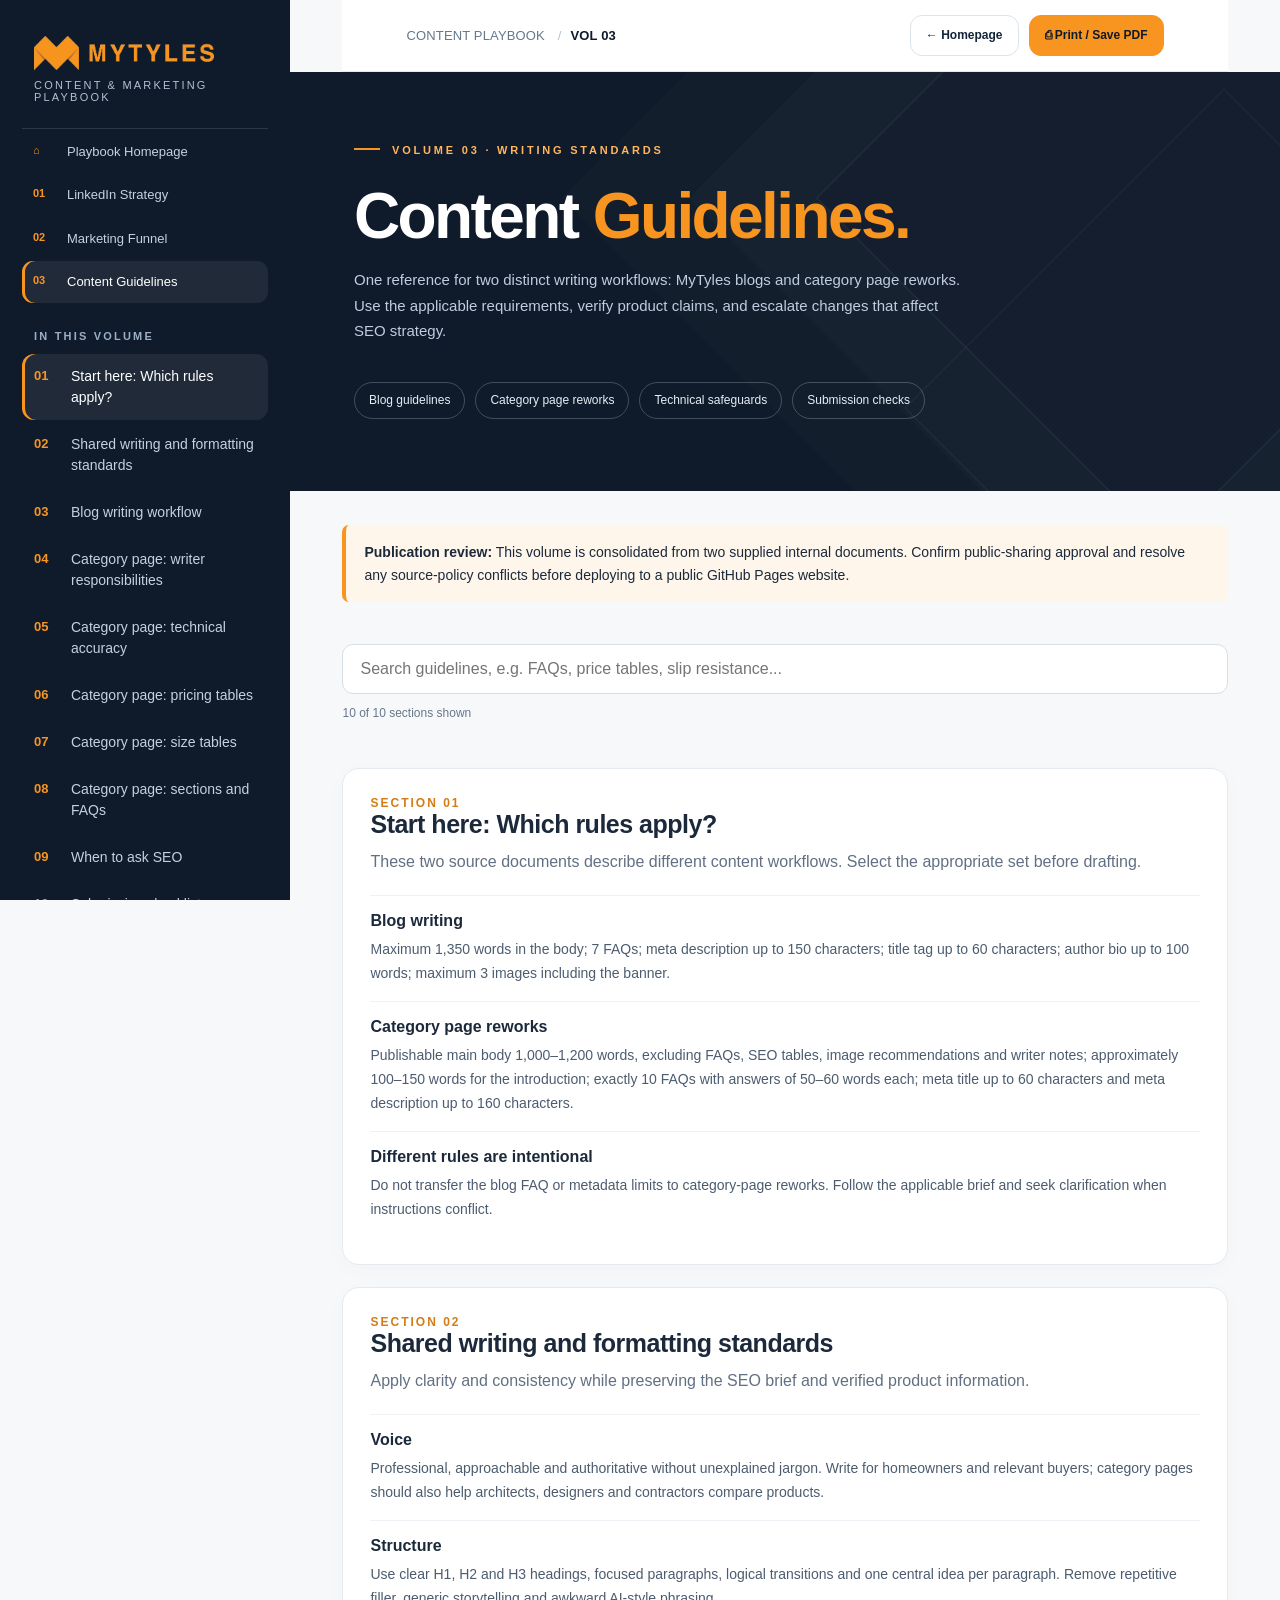
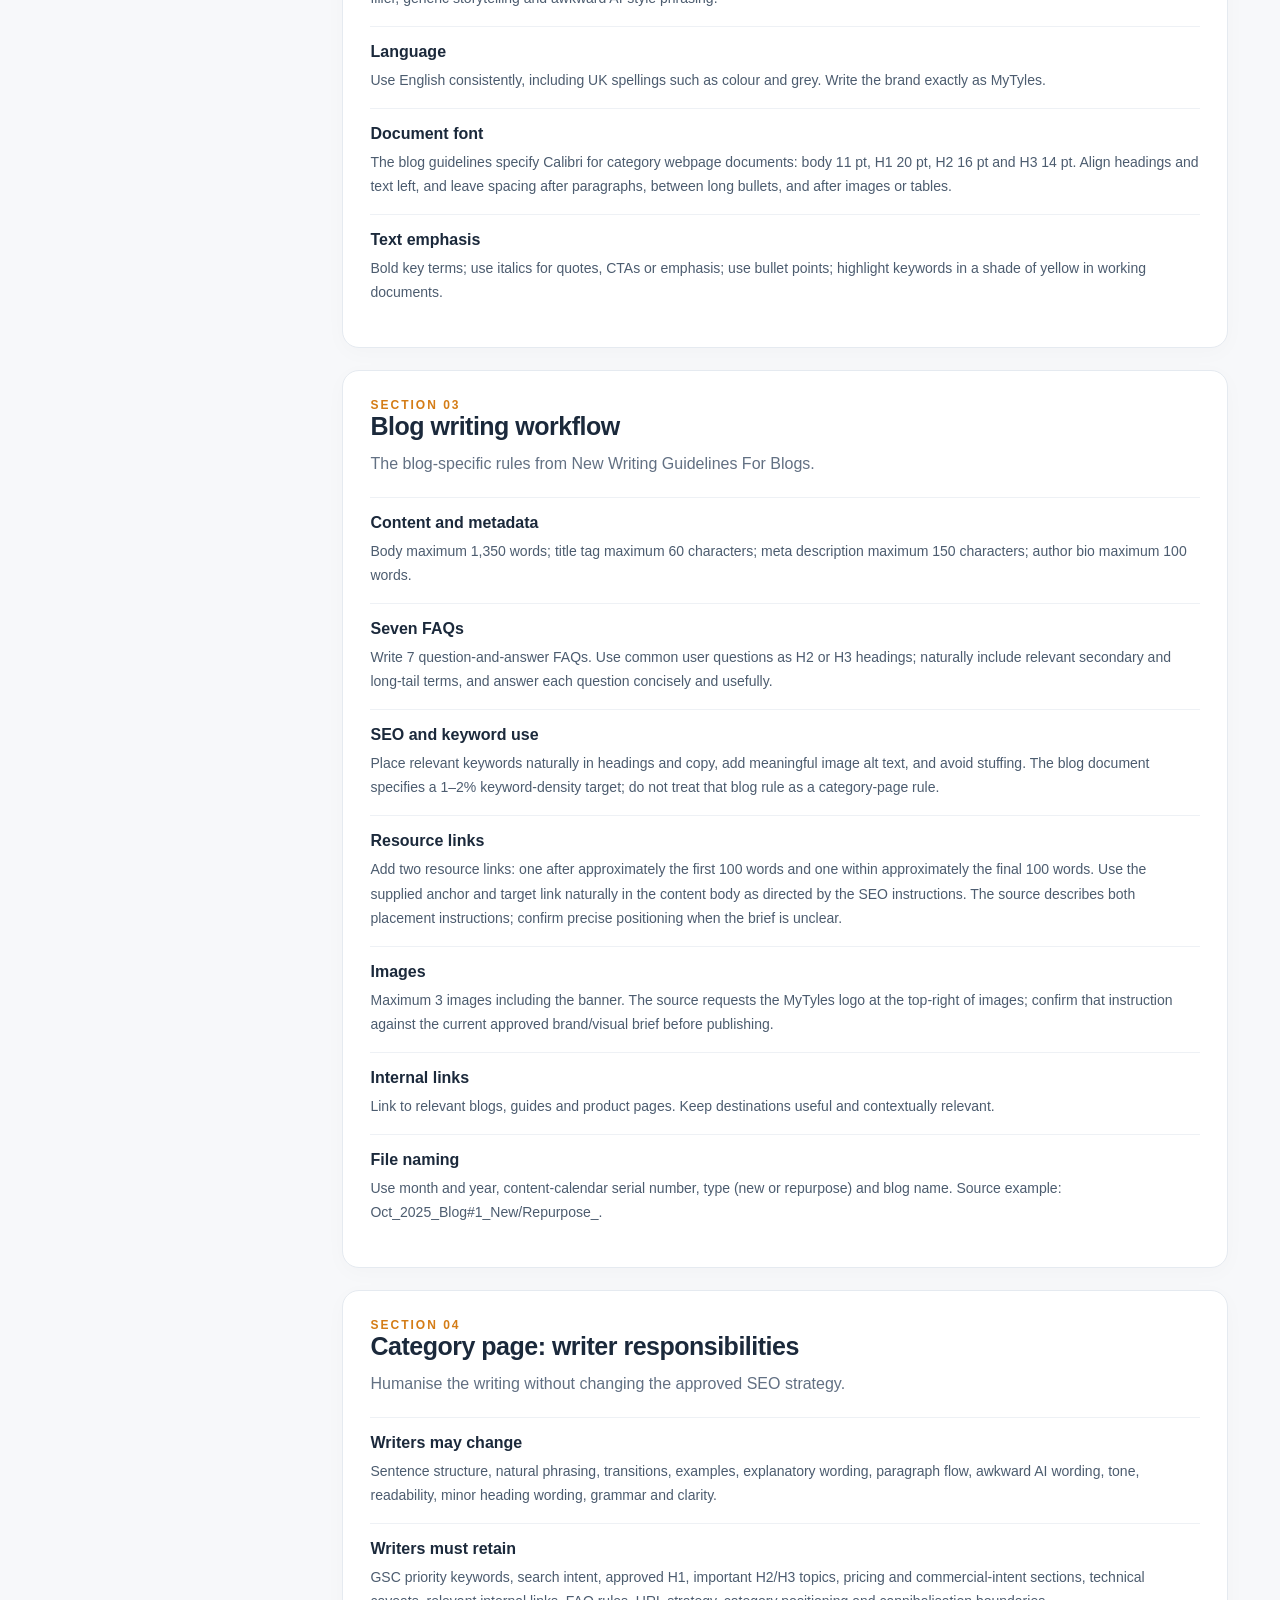
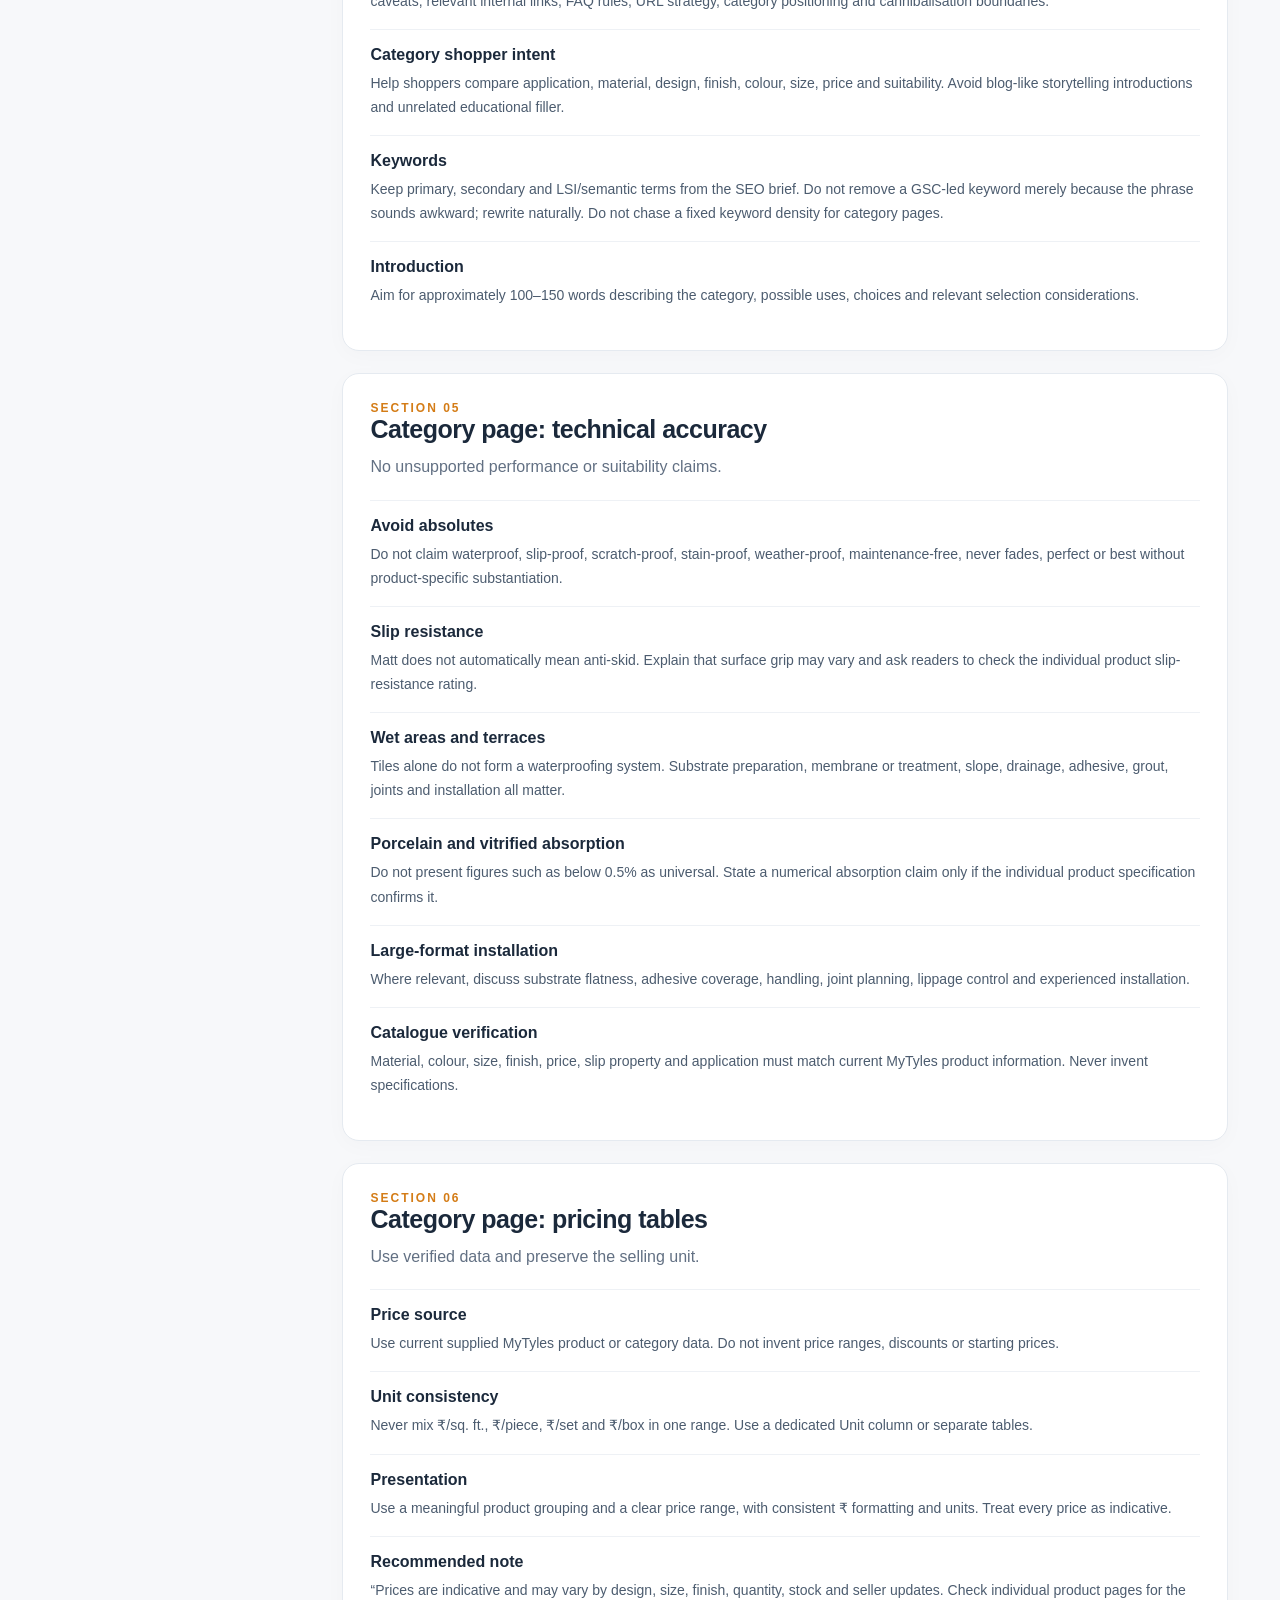
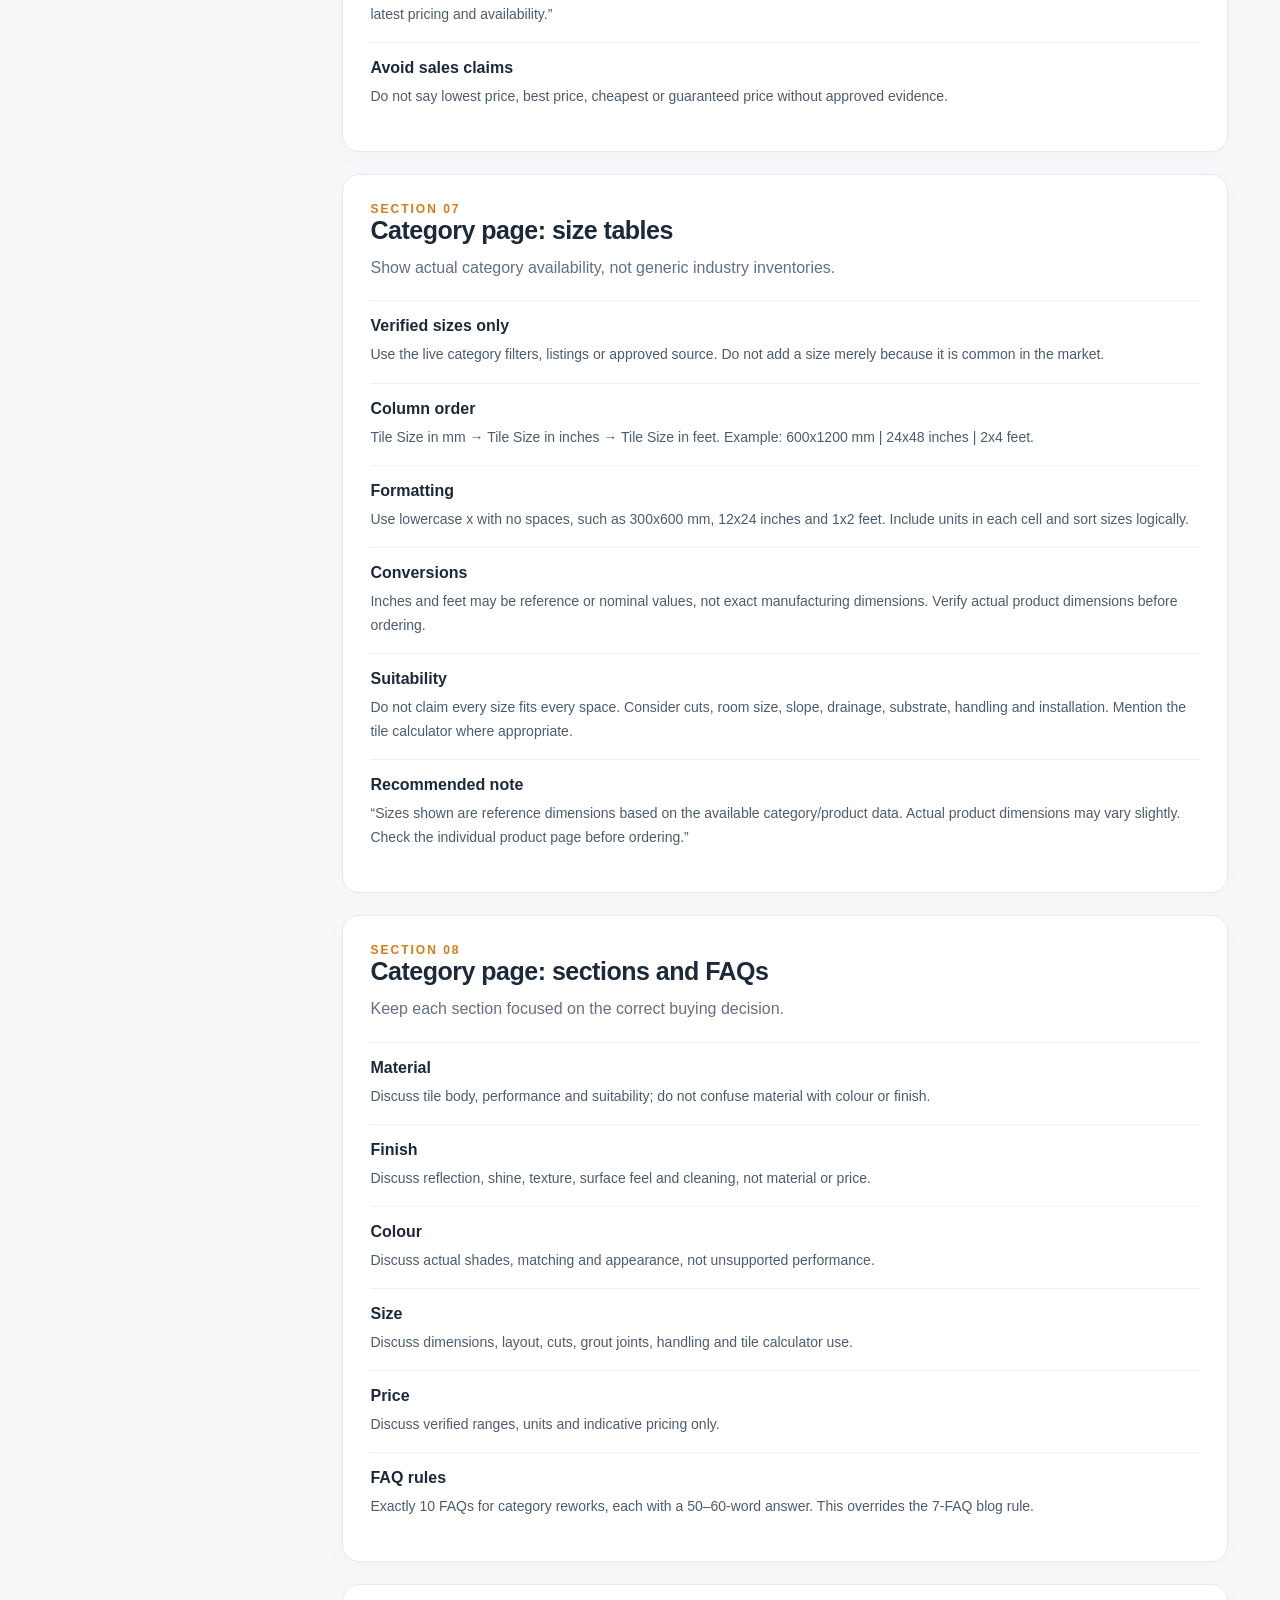
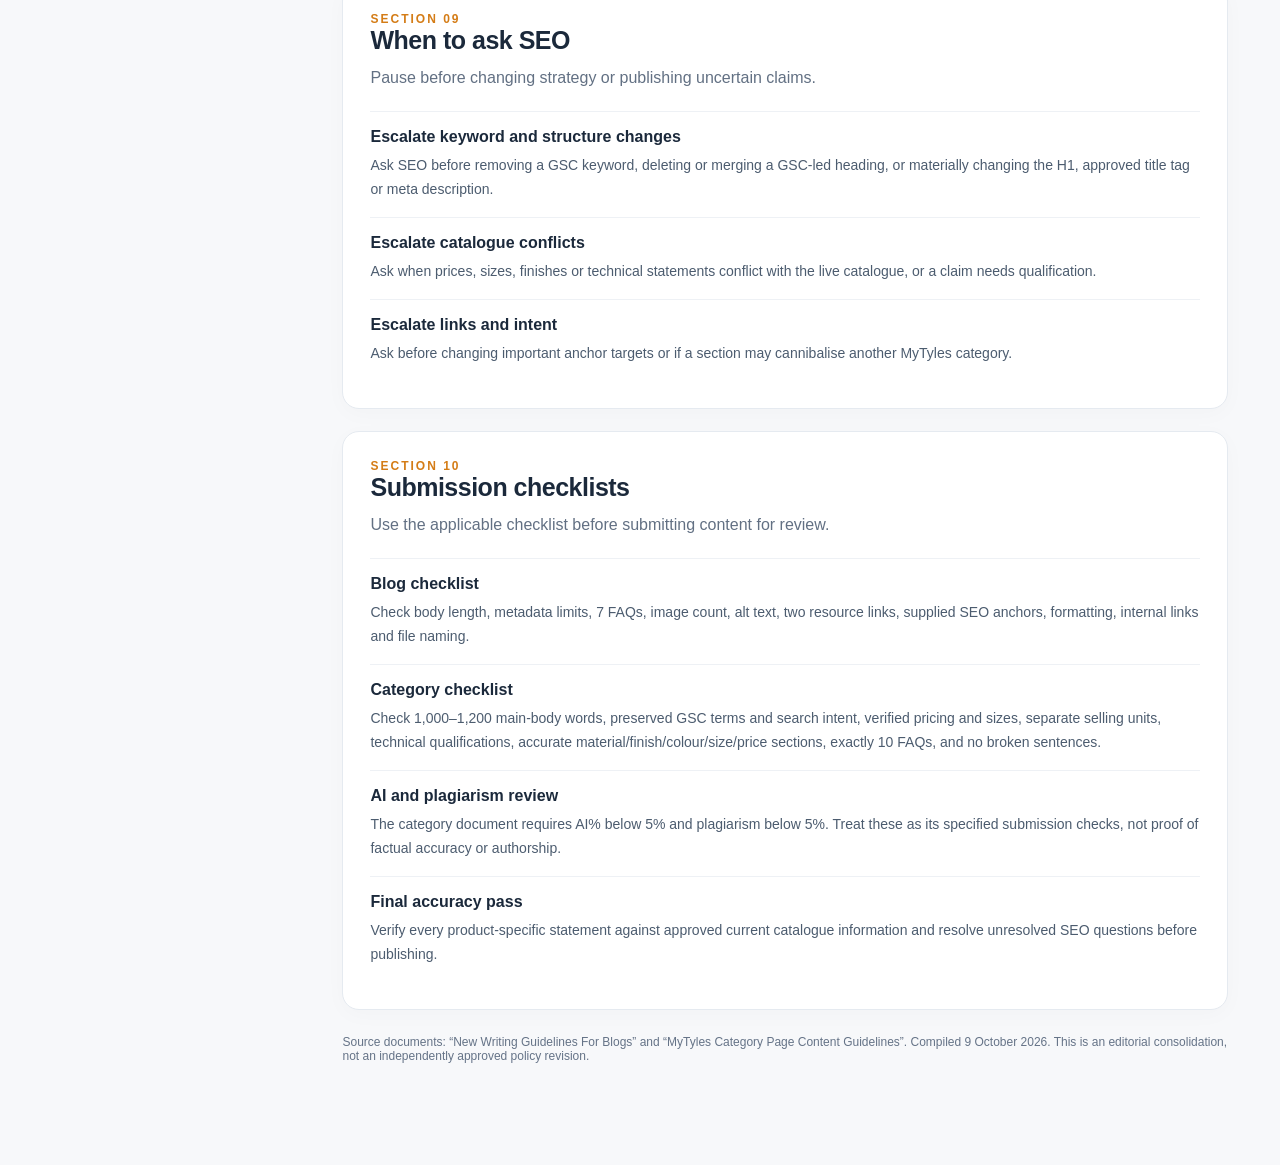
<file: VOL-03_Content-Guidelines.html>
<!DOCTYPE html>

<html lang="en"><head><meta charset="utf-8"/><meta content="width=device-width,initial-scale=1" name="viewport"/><title>VOL 03 · Content Guidelines | MyTyles Playbook</title><style>*{box-sizing:border-box}html{scroll-behavior:smooth}body{margin:0;font-family:Outfit,Montserrat,system-ui,Arial,sans-serif;color:#1b293b;background:#f7f8fa}a{color:inherit;text-decoration:none}.sidebar{position:fixed;inset:0 auto 0 0;width:290px;background:#0F1A2A;color:#d7e0eb;overflow:auto;padding:30px 22px}.brand{font-size:27px;font-weight:800;color:white;letter-spacing:-1px}.brand span{color:#F89521}.sub{font-size:10px;letter-spacing:2px;color:#91a1b4;margin:6px 0 28px}.kicker{font-size:11px;letter-spacing:1.7px;text-transform:uppercase;color:#8fa2b6;margin:25px 0 10px}.sidebar a{display:flex;gap:12px;align-items:center;padding:10px 12px;border-radius:9px;font-size:13px}.sidebar a span{font-size:11px;color:#f89521;min-width:23px}.sidebar a:hover,.sidebar a.active{background:#243449;color:white}.content{max-width:1050px;margin-left:290px;padding:48px 56px 90px}.eyebrow{color:#d47c16;font-weight:700;letter-spacing:2px;font-size:12px}.hero h1{font-size:clamp(32px,4vw,55px);line-height:1.09;letter-spacing:-2px;margin:14px 0}.hero p{max-width:720px;line-height:1.7;color:#586678}.chips{display:flex;gap:10px;flex-wrap:wrap;margin:20px 0}.chip{background:#fff;border:1px solid #dfe5eb;border-radius:999px;padding:9px 13px;font-size:12px;color:#4b5c70}.tools{position:sticky;top:0;background:#f7f8faee;backdrop-filter:blur(10px);padding:14px 0;z-index:2}.search{width:100%;padding:15px 17px;border:1px solid #d7dfe6;border-radius:11px;font:inherit;background:white}.section{scroll-margin-top:92px;margin:22px 0;padding:27px;background:white;border:1px solid #e5eaf0;border-radius:17px;box-shadow:0 5px 22px #0f1a2a06}.section h2{margin:0 0 10px;font-size:25px;letter-spacing:-.5px}.section .lead{color:#627083;line-height:1.6;margin:0 0 20px}.item{padding:16px 0;border-top:1px solid #eef1f5}.item h3{font-size:16px;margin:0 0 7px}.item p{margin:0;color:#4c5c6f;line-height:1.72;font-size:14px}.note{border-left:4px solid #f89521;padding:16px 18px;background:#fff6eb;border-radius:7px;margin:24px 0;font-size:14px;line-height:1.6}.source{color:#657387;font-size:12px;margin-top:25px}.hide{display:none!important}.mobile{display:none}@media(max-width:900px){.sidebar{position:static;width:auto;max-height:260px;padding:16px 20px}.sidebar .sub{margin-bottom:8px}.sidebar .kicker,.sidebar nav{display:none}.content{margin:0;padding:25px 18px}.section{padding:20px}.mobile{display:block;color:#fff;margin-top:6px;font-size:12px}}</style><style>body{background:#f7f8fa}.sidebar .official-logo{display:block;width:180px;max-width:100%;height:auto;object-fit:contain;object-position:left center;margin-bottom:10px}.sidebar .brand{letter-spacing:normal}.content{max-width:none;padding:0 0 90px}.content > :not(.hero){margin-left:clamp(22px,4.1vw,72px);margin-right:clamp(22px,4.1vw,72px)}.hero{background:#0f1a2a;color:#fff;position:relative;overflow:hidden;min-height:470px;padding:clamp(55px,7vw,110px) clamp(22px,5.8vw,100px) 65px}.hero:before{content:"";position:absolute;width:480px;height:480px;right:-150px;top:-230px;border:2px solid #ffffff0b;transform:rotate(45deg);box-shadow:0 0 0 90px #ffffff04,0 0 0 180px #ffffff04}.hero .eyebrow{color:#ffb65e;font-size:13px;font-weight:800;letter-spacing:3px;text-transform:uppercase;position:relative}.hero .eyebrow:before{content:"";display:inline-block;width:28px;height:3px;background:#f89521;margin:0 15px 4px 0}.hero h1{font-size:clamp(48px,6.5vw,104px);line-height:1.04;letter-spacing:-4px;color:#fff;margin:35px 0 28px;font-weight:800;position:relative}.hero h1 em{color:#f89521;font-style:normal}.hero p{max-width:850px;color:#c8d3e1;font-size:clamp(16px,1.45vw,21px);line-height:1.7;position:relative}.hero-meta{display:flex;flex-wrap:wrap;gap:12px;margin-top:45px;position:relative}.hero-meta .chip{border:1px solid #ffffff36;background:transparent;color:#e4ebf3;border-radius:40px;padding:12px 18px;font-size:13px}.content>.note{margin-top:34px}.content>.tools{padding-top:18px}@media(max-width:900px){.content{padding:0 0 60px}.hero{min-height:0;padding:52px 23px 48px}.hero h1{letter-spacing:-2px}.content > :not(.hero){margin-left:18px;margin-right:18px}.hero-meta{margin-top:27px}.sidebar{max-height:none}.sidebar .official-logo{width:150px}}</style><style>.shared-topbar{height:78px;display:flex;align-items:center;justify-content:space-between;gap:16px;padding:0 clamp(22px,5vw,74px);background:#fff;border-bottom:1px solid #e0e6ed}.shared-topbar .crumb{font-size:12px;letter-spacing:.3px;color:#62748a}.shared-topbar .crumb strong{color:#0F1A2A}.shared-topbar .top-actions{display:flex;gap:10px}.shared-top-btn{background:#fff;color:#0F1A2A;text-decoration:none;border:1px solid #dfe6ee;border-radius:8px;padding:12px 16px;font:inherit;font-size:12px;font-weight:700;cursor:pointer}@media(max-width:600px){.shared-topbar{height:auto;padding:13px 18px;flex-wrap:wrap}.shared-top-btn{padding:9px}}@media print{.shared-topbar{display:none}}</style><link href="volume-hero.css" rel="stylesheet"/><style>.content>.hero{margin-left:0;margin-right:0}.content>.hero h1{max-width:790px}@media(max-width:900px){.content>.hero{margin-left:0!important;margin-right:0!important}}</style><link href="volume-navigation.css" rel="stylesheet"/><link href="playbook-master.css" rel="stylesheet"/></head><body id="top"><aside class="sidebar"><div class="brand"><img alt="MyTyles official logo" class="official-logo" src="mytyles-logo.png"/><div class="brand-sub">CONTENT &amp; MARKETING PLAYBOOK</div></div><div aria-label="Playbook library" class="library-links" data-library-linked=""></div><div class="side-label">In This Volume</div><nav aria-label="In this volume" class="playbook-toc" data-volume-toc="" id="toc"><a class="nav-link" href="#section-1"><span class="nav-index">01</span><span>Start here: Which rules apply?</span></a><a class="nav-link" href="#section-2"><span class="nav-index">02</span><span>Shared writing and formatting standards</span></a><a class="nav-link" href="#section-3"><span class="nav-index">03</span><span>Blog writing workflow</span></a><a class="nav-link" href="#section-4"><span class="nav-index">04</span><span>Category page: writer responsibilities</span></a><a class="nav-link" href="#section-5"><span class="nav-index">05</span><span>Category page: technical accuracy</span></a><a class="nav-link" href="#section-6"><span class="nav-index">06</span><span>Category page: pricing tables</span></a><a class="nav-link" href="#section-7"><span class="nav-index">07</span><span>Category page: size tables</span></a><a class="nav-link" href="#section-8"><span class="nav-index">08</span><span>Category page: sections and FAQs</span></a><a class="nav-link" href="#section-9"><span class="nav-index">09</span><span>When to ask SEO</span></a><a class="nav-link" href="#section-10"><span class="nav-index">10</span><span>Submission checklists</span></a></nav><div class="side-bottom">MYTYLES / KNOWLEDGE LIBRARY<br/>VOL 03 · Content Guidelines</div></aside><main class="content"><header class="topbar playbook-topbar"><div class="crumb">CONTENT PLAYBOOK <span class="crumb-slash">/</span><strong>VOL 03</strong></div><div class="top-actions"><a class="btn playbook-top-btn" href="index.html">← Homepage</a><button class="btn btn-primary playbook-top-btn" onclick="window.print()">⎙ Print / Save PDF</button></div></header><section class="hero"><div class="eyebrow">VOLUME 03 · WRITING STANDARDS</div><h1>Content <em>Guidelines.</em></h1><p>One reference for two distinct writing workflows: MyTyles blogs and category page reworks. Use the applicable requirements, verify product claims, and escalate changes that affect SEO strategy.</p><div class="hero-meta"><span class="chip">Blog guidelines</span><span class="chip">Category page reworks</span><span class="chip">Technical safeguards</span><span class="chip">Submission checks</span></div></section><div class="note"><strong>Publication review:</strong> This volume is consolidated from two supplied internal documents. Confirm public-sharing approval and resolve any source-policy conflicts before deploying to a public GitHub Pages website.</div><div class="tools"><input aria-label="Search guidelines" class="search" id="search" placeholder="Search guidelines, e.g. FAQs, price tables, slip resistance..." type="search"/><p id="count" style="font-size:12px;color:#68788b"></p></div><section class="section" id="section-1"><div class="eyebrow">SECTION 01</div><h2>Start here: Which rules apply?</h2><p class="lead">These two source documents describe different content workflows. Select the appropriate set before drafting.</p><div class="item"><h3>Blog writing</h3><p>Maximum 1,350 words in the body; 7 FAQs; meta description up to 150 characters; title tag up to 60 characters; author bio up to 100 words; maximum 3 images including the banner.</p></div><div class="item"><h3>Category page reworks</h3><p>Publishable main body 1,000–1,200 words, excluding FAQs, SEO tables, image recommendations and writer notes; approximately 100–150 words for the introduction; exactly 10 FAQs with answers of 50–60 words each; meta title up to 60 characters and meta description up to 160 characters.</p></div><div class="item"><h3>Different rules are intentional</h3><p>Do not transfer the blog FAQ or metadata limits to category-page reworks. Follow the applicable brief and seek clarification when instructions conflict.</p></div></section><section class="section" id="section-2"><div class="eyebrow">SECTION 02</div><h2>Shared writing and formatting standards</h2><p class="lead">Apply clarity and consistency while preserving the SEO brief and verified product information.</p><div class="item"><h3>Voice</h3><p>Professional, approachable and authoritative without unexplained jargon. Write for homeowners and relevant buyers; category pages should also help architects, designers and contractors compare products.</p></div><div class="item"><h3>Structure</h3><p>Use clear H1, H2 and H3 headings, focused paragraphs, logical transitions and one central idea per paragraph. Remove repetitive filler, generic storytelling and awkward AI-style phrasing.</p></div><div class="item"><h3>Language</h3><p>Use English consistently, including UK spellings such as colour and grey. Write the brand exactly as MyTyles.</p></div><div class="item"><h3>Document font</h3><p>The blog guidelines specify Calibri for category webpage documents: body 11 pt, H1 20 pt, H2 16 pt and H3 14 pt. Align headings and text left, and leave spacing after paragraphs, between long bullets, and after images or tables.</p></div><div class="item"><h3>Text emphasis</h3><p>Bold key terms; use italics for quotes, CTAs or emphasis; use bullet points; highlight keywords in a shade of yellow in working documents.</p></div></section><section class="section" id="section-3"><div class="eyebrow">SECTION 03</div><h2>Blog writing workflow</h2><p class="lead">The blog-specific rules from New Writing Guidelines For Blogs.</p><div class="item"><h3>Content and metadata</h3><p>Body maximum 1,350 words; title tag maximum 60 characters; meta description maximum 150 characters; author bio maximum 100 words.</p></div><div class="item"><h3>Seven FAQs</h3><p>Write 7 question-and-answer FAQs. Use common user questions as H2 or H3 headings; naturally include relevant secondary and long-tail terms, and answer each question concisely and usefully.</p></div><div class="item"><h3>SEO and keyword use</h3><p>Place relevant keywords naturally in headings and copy, add meaningful image alt text, and avoid stuffing. The blog document specifies a 1–2% keyword-density target; do not treat that blog rule as a category-page rule.</p></div><div class="item"><h3>Resource links</h3><p>Add two resource links: one after approximately the first 100 words and one within approximately the final 100 words. Use the supplied anchor and target link naturally in the content body as directed by the SEO instructions. The source describes both placement instructions; confirm precise positioning when the brief is unclear.</p></div><div class="item"><h3>Images</h3><p>Maximum 3 images including the banner. The source requests the MyTyles logo at the top-right of images; confirm that instruction against the current approved brand/visual brief before publishing.</p></div><div class="item"><h3>Internal links</h3><p>Link to relevant blogs, guides and product pages. Keep destinations useful and contextually relevant.</p></div><div class="item"><h3>File naming</h3><p>Use month and year, content-calendar serial number, type (new or repurpose) and blog name. Source example: Oct_2025_Blog#1_New/Repurpose_.</p></div></section><section class="section" id="section-4"><div class="eyebrow">SECTION 04</div><h2>Category page: writer responsibilities</h2><p class="lead">Humanise the writing without changing the approved SEO strategy.</p><div class="item"><h3>Writers may change</h3><p>Sentence structure, natural phrasing, transitions, examples, explanatory wording, paragraph flow, awkward AI wording, tone, readability, minor heading wording, grammar and clarity.</p></div><div class="item"><h3>Writers must retain</h3><p>GSC priority keywords, search intent, approved H1, important H2/H3 topics, pricing and commercial-intent sections, technical caveats, relevant internal links, FAQ rules, URL strategy, category positioning and cannibalisation boundaries.</p></div><div class="item"><h3>Category shopper intent</h3><p>Help shoppers compare application, material, design, finish, colour, size, price and suitability. Avoid blog-like storytelling introductions and unrelated educational filler.</p></div><div class="item"><h3>Keywords</h3><p>Keep primary, secondary and LSI/semantic terms from the SEO brief. Do not remove a GSC-led keyword merely because the phrase sounds awkward; rewrite naturally. Do not chase a fixed keyword density for category pages.</p></div><div class="item"><h3>Introduction</h3><p>Aim for approximately 100–150 words describing the category, possible uses, choices and relevant selection considerations.</p></div></section><section class="section" id="section-5"><div class="eyebrow">SECTION 05</div><h2>Category page: technical accuracy</h2><p class="lead">No unsupported performance or suitability claims.</p><div class="item"><h3>Avoid absolutes</h3><p>Do not claim waterproof, slip-proof, scratch-proof, stain-proof, weather-proof, maintenance-free, never fades, perfect or best without product-specific substantiation.</p></div><div class="item"><h3>Slip resistance</h3><p>Matt does not automatically mean anti-skid. Explain that surface grip may vary and ask readers to check the individual product slip-resistance rating.</p></div><div class="item"><h3>Wet areas and terraces</h3><p>Tiles alone do not form a waterproofing system. Substrate preparation, membrane or treatment, slope, drainage, adhesive, grout, joints and installation all matter.</p></div><div class="item"><h3>Porcelain and vitrified absorption</h3><p>Do not present figures such as below 0.5% as universal. State a numerical absorption claim only if the individual product specification confirms it.</p></div><div class="item"><h3>Large-format installation</h3><p>Where relevant, discuss substrate flatness, adhesive coverage, handling, joint planning, lippage control and experienced installation.</p></div><div class="item"><h3>Catalogue verification</h3><p>Material, colour, size, finish, price, slip property and application must match current MyTyles product information. Never invent specifications.</p></div></section><section class="section" id="section-6"><div class="eyebrow">SECTION 06</div><h2>Category page: pricing tables</h2><p class="lead">Use verified data and preserve the selling unit.</p><div class="item"><h3>Price source</h3><p>Use current supplied MyTyles product or category data. Do not invent price ranges, discounts or starting prices.</p></div><div class="item"><h3>Unit consistency</h3><p>Never mix ₹/sq. ft., ₹/piece, ₹/set and ₹/box in one range. Use a dedicated Unit column or separate tables.</p></div><div class="item"><h3>Presentation</h3><p>Use a meaningful product grouping and a clear price range, with consistent ₹ formatting and units. Treat every price as indicative.</p></div><div class="item"><h3>Recommended note</h3><p>“Prices are indicative and may vary by design, size, finish, quantity, stock and seller updates. Check individual product pages for the latest pricing and availability.”</p></div><div class="item"><h3>Avoid sales claims</h3><p>Do not say lowest price, best price, cheapest or guaranteed price without approved evidence.</p></div></section><section class="section" id="section-7"><div class="eyebrow">SECTION 07</div><h2>Category page: size tables</h2><p class="lead">Show actual category availability, not generic industry inventories.</p><div class="item"><h3>Verified sizes only</h3><p>Use the live category filters, listings or approved source. Do not add a size merely because it is common in the market.</p></div><div class="item"><h3>Column order</h3><p>Tile Size in mm → Tile Size in inches → Tile Size in feet. Example: 600x1200 mm | 24x48 inches | 2x4 feet.</p></div><div class="item"><h3>Formatting</h3><p>Use lowercase x with no spaces, such as 300x600 mm, 12x24 inches and 1x2 feet. Include units in each cell and sort sizes logically.</p></div><div class="item"><h3>Conversions</h3><p>Inches and feet may be reference or nominal values, not exact manufacturing dimensions. Verify actual product dimensions before ordering.</p></div><div class="item"><h3>Suitability</h3><p>Do not claim every size fits every space. Consider cuts, room size, slope, drainage, substrate, handling and installation. Mention the tile calculator where appropriate.</p></div><div class="item"><h3>Recommended note</h3><p>“Sizes shown are reference dimensions based on the available category/product data. Actual product dimensions may vary slightly. Check the individual product page before ordering.”</p></div></section><section class="section" id="section-8"><div class="eyebrow">SECTION 08</div><h2>Category page: sections and FAQs</h2><p class="lead">Keep each section focused on the correct buying decision.</p><div class="item"><h3>Material</h3><p>Discuss tile body, performance and suitability; do not confuse material with colour or finish.</p></div><div class="item"><h3>Finish</h3><p>Discuss reflection, shine, texture, surface feel and cleaning, not material or price.</p></div><div class="item"><h3>Colour</h3><p>Discuss actual shades, matching and appearance, not unsupported performance.</p></div><div class="item"><h3>Size</h3><p>Discuss dimensions, layout, cuts, grout joints, handling and tile calculator use.</p></div><div class="item"><h3>Price</h3><p>Discuss verified ranges, units and indicative pricing only.</p></div><div class="item"><h3>FAQ rules</h3><p>Exactly 10 FAQs for category reworks, each with a 50–60-word answer. This overrides the 7-FAQ blog rule.</p></div></section><section class="section" id="section-9"><div class="eyebrow">SECTION 09</div><h2>When to ask SEO</h2><p class="lead">Pause before changing strategy or publishing uncertain claims.</p><div class="item"><h3>Escalate keyword and structure changes</h3><p>Ask SEO before removing a GSC keyword, deleting or merging a GSC-led heading, or materially changing the H1, approved title tag or meta description.</p></div><div class="item"><h3>Escalate catalogue conflicts</h3><p>Ask when prices, sizes, finishes or technical statements conflict with the live catalogue, or a claim needs qualification.</p></div><div class="item"><h3>Escalate links and intent</h3><p>Ask before changing important anchor targets or if a section may cannibalise another MyTyles category.</p></div></section><section class="section" id="section-10"><div class="eyebrow">SECTION 10</div><h2>Submission checklists</h2><p class="lead">Use the applicable checklist before submitting content for review.</p><div class="item"><h3>Blog checklist</h3><p>Check body length, metadata limits, 7 FAQs, image count, alt text, two resource links, supplied SEO anchors, formatting, internal links and file naming.</p></div><div class="item"><h3>Category checklist</h3><p>Check 1,000–1,200 main-body words, preserved GSC terms and search intent, verified pricing and sizes, separate selling units, technical qualifications, accurate material/finish/colour/size/price sections, exactly 10 FAQs, and no broken sentences.</p></div><div class="item"><h3>AI and plagiarism review</h3><p>The category document requires AI% below 5% and plagiarism below 5%. Treat these as its specified submission checks, not proof of factual accuracy or authorship.</p></div><div class="item"><h3>Final accuracy pass</h3><p>Verify every product-specific statement against approved current catalogue information and resolve unresolved SEO questions before publishing.</p></div></section><p class="source">Source documents: “New Writing Guidelines For Blogs” and “MyTyles Category Page Content Guidelines”. Compiled 9 October 2026. This is an editorial consolidation, not an independently approved policy revision.</p></main><script src="volumes.js"></script><script src="playbook.js"></script><script>const search=document.getElementById('search'),count=document.getElementById('count'),cards=[...document.querySelectorAll('.section')];function filter(){const q=search.value.trim().toLowerCase();let shown=0;for(const card of cards){const match=card.textContent.toLowerCase().includes(q);card.classList.toggle('hide',!match);shown+=match?1:0}count.textContent=shown+' of '+cards.length+' sections shown'}search.addEventListener('input',filter);filter();</script><script src="volume-navigation.js"></script></body></html>
</file>
<file: volume-hero.css>
/* MyTyles approved VOL 01 hero system, shared across all volumes */
.hero{box-sizing:border-box!important;background:#0F1A2A!important;background-image:none!important;color:#fff!important;border-radius:0!important;box-shadow:none!important;padding:70px clamp(22px,5vw,74px) 72px!important;position:relative!important;overflow:hidden!important;min-height:0!important}
.hero:before{content:""!important;position:absolute!important;pointer-events:none!important;inset:-120px -130px auto auto!important;width:490px!important;height:490px!important;border:1px solid rgba(255,255,255,.075)!important;transform:rotate(45deg)!important;background:rgba(255,255,255,.018)!important;border-radius:0!important}
.hero:after{content:""!important;position:absolute!important;pointer-events:none!important;right:-170px!important;top:110px!important;width:450px!important;height:450px!important;border:1px solid rgba(255,255,255,.055)!important;transform:rotate(45deg)!important;border-radius:0!important;background:transparent!important}
.hero .eyebrow{position:relative!important;z-index:1!important;font-size:11px!important;letter-spacing:2.8px!important;font-weight:800!important;text-transform:uppercase!important;color:#ffb65e!important;line-height:1.6!important}
.hero .eyebrow:before{content:""!important;display:inline-block!important;width:26px!important;height:2px!important;background:#F89521!important;margin:0 12px 4px 0!important;vertical-align:middle!important}
.hero h1{position:relative!important;z-index:1!important;font-family:inherit!important;font-size:clamp(39px,5vw,65px)!important;line-height:1.07!important;letter-spacing:-2.6px!important;max-width:790px!important;margin:22px 0 17px!important;font-weight:800!important;color:#fff!important}
.hero h1 em,.hero h1 .accent{color:#F89521!important;font-style:normal!important}
.hero p{position:relative!important;z-index:1!important;color:#bfcede!important;max-width:620px!important;font-size:15px!important;line-height:1.7!important;margin:0!important}
.hero .hero-meta{position:relative!important;z-index:1!important;display:flex!important;flex-wrap:wrap!important;gap:10px!important;margin-top:38px!important}
.hero .hero-meta .chip{display:inline-flex!important;align-items:center!important;border:1px solid rgba(255,255,255,.22)!important;background:transparent!important;color:#e6edf5!important;border-radius:40px!important;padding:10px 14px!important;font-size:12px!important;line-height:1.3!important;font-weight:400!important;letter-spacing:normal!important;text-transform:none!important}
.hero .hero-meta .chip b{color:#F89521!important}
@media(max-width:700px){.hero{padding:52px 24px 54px!important}.hero h1{font-size:clamp(36px,8vw,46px)!important;letter-spacing:-1.6px!important}.hero .hero-meta{margin-top:26px!important}}
@media print{.hero{background:#fff!important;color:#0F1A2A!important;padding:18px 0 24px!important}.hero h1{color:#0F1A2A!important}.hero p{color:#4b5d70!important}}
</file>
<file: volume-navigation.css>
/* MyTyles master sidebar: derived from VOL 01 */
:root{--playbook-navy:#0F1A2A;--playbook-orange:#F89521}
.sidebar{background:var(--playbook-navy)!important;color:#eaf0f6!important;scrollbar-width:thin}
.sidebar .brand{padding:6px 12px 25px!important;border-bottom:1px solid #ffffff20!important;margin:0!important}
.sidebar .official-logo{display:block!important;width:180px!important;max-width:100%!important;height:auto!important;object-fit:contain!important;object-position:left center!important;margin:0 0 9px!important}
.sidebar .brand-sub{font-size:11px!important;letter-spacing:2.2px!important;text-transform:uppercase!important;color:#b3c2d2!important;margin-top:5px!important;font-weight:400!important}
.sidebar .side-label{font-size:10px!important;text-transform:uppercase!important;letter-spacing:2.1px!important;color:#8fa5ba!important;margin:27px 12px 12px!important;font-weight:700!important}
.sidebar .library-link,.sidebar .nav-link{display:flex!important;align-items:flex-start!important;gap:12px!important;padding:11px!important;border-radius:11px!important;color:#c4d1df!important;text-decoration:none!important;font-size:12.5px!important;line-height:1.4!important;margin:2px 0!important;transition:background .2s,color .2s,box-shadow .2s!important;border:0!important}
.sidebar .library-link:hover,.sidebar .nav-link:hover{background:#ffffff12!important;color:#fff!important}
.sidebar .nav-link.active,.sidebar .library-link.active{background:#ffffff12!important;color:#fff!important;box-shadow:inset 3px 0 var(--playbook-orange)!important}
.sidebar .nav-index,.sidebar .library-num{font-size:11px!important;font-weight:800!important;color:var(--playbook-orange)!important;min-width:22px!important;flex-shrink:0!important}
.sidebar .side-bottom{border-top:1px solid #ffffff22!important;margin:28px 10px 0!important;padding:20px 0 0!important;font-size:12px!important;color:#a9b8c9!important}
.sidebar nav a:focus-visible{outline:2px solid var(--playbook-orange);outline-offset:2px}
@media(max-width:900px){body.playbook-shared-mobile .sidebar{position:fixed!important;left:0!important;top:0!important;width:290px!important;height:100vh!important;overflow-y:auto!important;transform:translateX(-100%)!important;transition:transform .2s!important;z-index:1002!important;display:block!important}body.playbook-shared-mobile .sidebar.open{transform:translateX(0)!important}body.playbook-shared-mobile .playbook-overlay.show{display:block!important}body.playbook-shared-mobile .playbook-menu{display:inline-flex!important}}
.playbook-overlay{display:none;position:fixed;inset:0;background:#08121dbb;z-index:1001}
.playbook-menu{display:none;align-items:center;gap:7px;border:1px solid #dce4eb;border-radius:10px;padding:8px 12px;background:#fff;color:#24384d;font:700 12px Outfit,Montserrat,Arial,sans-serif;cursor:pointer}
@media print{.playbook-overlay,.playbook-menu{display:none!important}}

/* FINAL SIDEBAR TYPOGRAPHY OVERRIDES: preserve VOL 01 visual hierarchy.
   VOL 03 has a legacy .sidebar a span selector which previously coloured every title orange. */
.sidebar nav[data-volume-toc] a.nav-link,
.sidebar nav#toc a.nav-link{font-size:14px!important;line-height:1.5!important;color:#c4d1df!important;font-weight:500!important;align-items:flex-start!important;padding:12px 11px!important;}
.sidebar nav[data-volume-toc] a.nav-link > span:not(.nav-index),
.sidebar nav#toc a.nav-link > span:not(.nav-index){font-size:14px!important;line-height:1.5!important;color:inherit!important;font-weight:500!important;min-width:0!important;}
.sidebar nav[data-volume-toc] a.nav-link > .nav-index,
.sidebar nav#toc a.nav-link > .nav-index{font-size:13px!important;line-height:1.5!important;color:var(--playbook-orange)!important;font-weight:800!important;min-width:24px!important;}
.sidebar nav[data-volume-toc] a.nav-link:hover,
.sidebar nav#toc a.nav-link:hover,
.sidebar nav[data-volume-toc] a.nav-link.active,
.sidebar nav#toc a.nav-link.active{color:#fff!important;}
.sidebar nav[data-volume-toc] a.nav-link.active,
.sidebar nav#toc a.nav-link.active{background:#ffffff12!important;box-shadow:inset 3px 0 var(--playbook-orange)!important;}
</file>
<file: playbook-master.css>
/* MyTyles Playbook master consistency layer; LinkedIn Strategy is the visual reference. */
:root{--pb-navy:#0F1A2A;--pb-orange:#F89521;--pb-text:#c4d1df}
body{font-family:Outfit,Montserrat,'Segoe UI',Arial,sans-serif!important}
/* Topbar */
.topbar.playbook-topbar{box-sizing:border-box!important;min-height:72px!important;height:auto!important;background:#fff!important;border-bottom:1px solid #e4e9ee!important;padding:14px clamp(20px,5vw,76px)!important;display:flex!important;align-items:center!important;justify-content:space-between!important;gap:16px!important;position:relative!important;z-index:5!important}
.topbar.playbook-topbar .crumb{font-size:13px!important;letter-spacing:.15px!important;color:#64788e!important;font-weight:400!important;line-height:1.5!important;text-transform:uppercase!important}
.topbar.playbook-topbar .crumb strong{font-size:13px!important;font-weight:800!important;color:#0F1A2A!important;text-transform:uppercase!important}
.topbar.playbook-topbar .crumb-slash{color:#b7c2ce!important;padding:0 9px!important}
.topbar.playbook-topbar .top-actions{display:flex!important;align-items:center!important;gap:10px!important}
.topbar.playbook-topbar .playbook-top-btn{display:inline-flex!important;align-items:center!important;justify-content:center!important;gap:8px!important;white-space:nowrap!important;font-family:inherit!important;font-size:12px!important;line-height:1.4!important;font-weight:700!important;text-decoration:none!important;padding:11px 15px!important;border:1px solid #dce4eb!important;border-radius:12px!important;background:#fff!important;color:#14243a!important;cursor:pointer!important;box-shadow:none!important}
.topbar.playbook-topbar .playbook-top-btn.btn-primary{background:#F89521!important;border-color:#F89521!important;color:#0F1A2A!important}
.topbar.playbook-topbar .playbook-top-btn:hover{filter:brightness(.97)!important}
/* Same sidebar typography on every page */
.sidebar .side-label{font-size:11px!important;letter-spacing:2.2px!important;color:#9bb0c7!important;font-weight:800!important;text-transform:uppercase!important}
.sidebar .playbook-toc a.nav-link,.sidebar nav[data-volume-toc] a.nav-link,.sidebar nav#toc a.nav-link{display:flex!important;align-items:flex-start!important;gap:13px!important;padding:12px 12px!important;margin:2px 0!important;border:0!important;border-radius:12px!important;box-shadow:none!important;background:transparent!important;color:#c4d1df!important;font-size:14px!important;font-weight:500!important;line-height:1.5!important;text-decoration:none!important;transition:background .2s ease,color .2s ease,box-shadow .2s ease!important}
.sidebar .playbook-toc a.nav-link>span:not(.nav-index),.sidebar nav[data-volume-toc] a.nav-link>span:not(.nav-index){font-size:14px!important;line-height:1.5!important;color:inherit!important;font-weight:500!important}
.sidebar .playbook-toc a.nav-link>.nav-index,.sidebar nav[data-volume-toc] a.nav-link>.nav-index{color:#F89521!important;font-size:13px!important;font-weight:800!important;min-width:24px!important;line-height:1.5!important;flex-shrink:0!important}
.sidebar .playbook-toc a.nav-link:hover,.sidebar .playbook-toc a.nav-link.active,.sidebar nav[data-volume-toc] a.nav-link:hover,.sidebar nav[data-volume-toc] a.nav-link.active{background:#ffffff12!important;color:#fff!important}
.sidebar .playbook-toc a.nav-link.active,.sidebar nav[data-volume-toc] a.nav-link.active{box-shadow:inset 4px 0 #F89521!important}
.sidebar .library-link{font-size:13px!important;line-height:1.5!important}
/* Hero: same dimensions, typography, graphics, spacing */
.hero{background:#0F1A2A!important;border-radius:0!important;box-shadow:none!important;padding:70px clamp(24px,5vw,74px) 72px!important}
.hero h1{font-size:clamp(39px,5vw,65px)!important;line-height:1.07!important;letter-spacing:-2.6px!important;font-weight:800!important}
.hero .eyebrow{font-size:11px!important;letter-spacing:2.8px!important}
.hero p{font-size:15px!important;max-width:620px!important;line-height:1.7!important}
.hero .hero-meta{margin-top:38px!important}
/* Restore matching page hero width even where VOL02 wraps it in .content */
.main>.content{max-width:none!important;padding-top:0!important}
.main>.content>.hero{margin-left:calc(-1 * min(6vw,90px))!important;margin-right:calc(-1 * min(6vw,90px))!important;width:calc(100% + 2 * min(6vw,90px))!important}
/* Maintain mobile navigation and legibility */
@media(max-width:900px){body.playbook-shared-mobile .sidebar{z-index:1002!important}}
@media(max-width:700px){.topbar.playbook-topbar{padding:12px 16px!important;gap:9px!important;flex-wrap:wrap!important}.topbar.playbook-topbar .crumb,.topbar.playbook-topbar .crumb strong{font-size:11px!important}.topbar.playbook-topbar .top-actions{gap:7px!important}.topbar.playbook-topbar .playbook-top-btn{font-size:11px!important;padding:8px 10px!important}.hero{padding:52px 24px 54px!important}.hero h1{font-size:clamp(36px,8vw,46px)!important;letter-spacing:-1.6px!important}}
@media print{.topbar.playbook-topbar,.sidebar,.playbook-overlay,.playbook-menu{display:none!important}}
</file>
